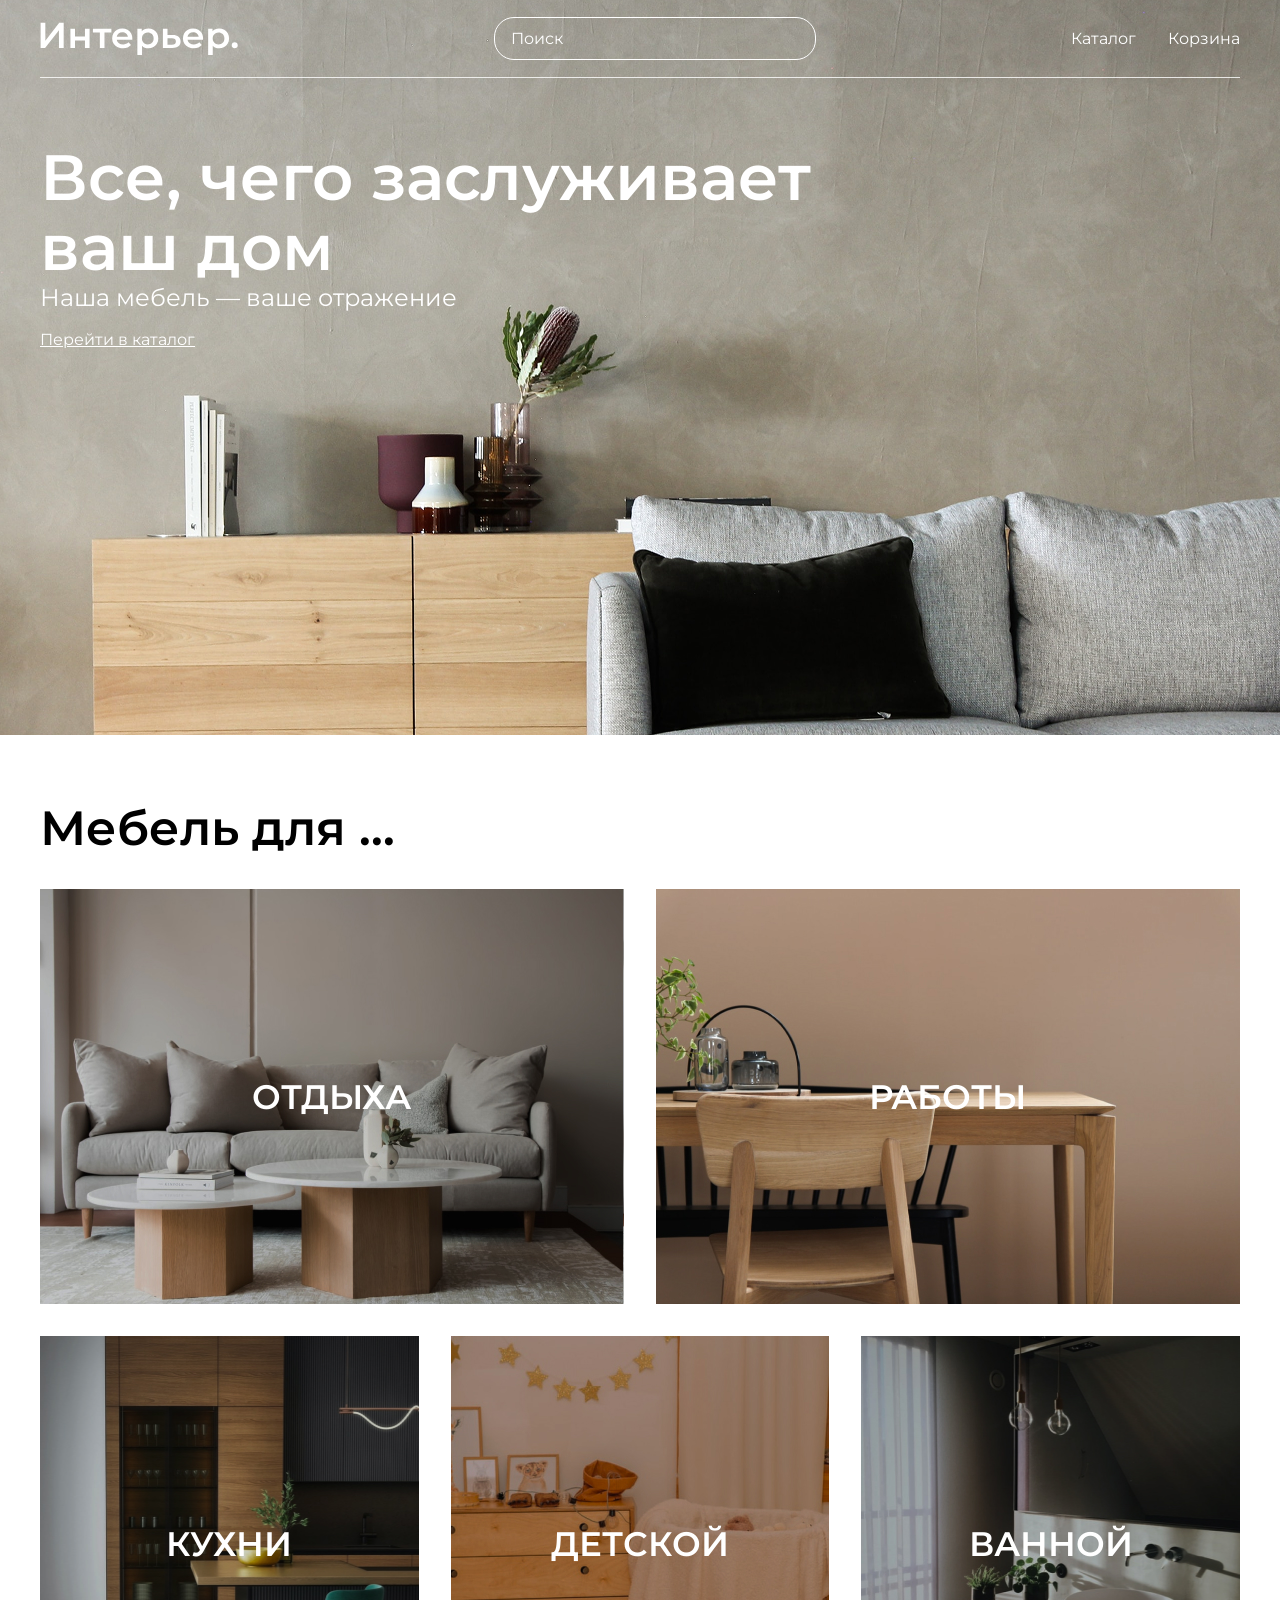
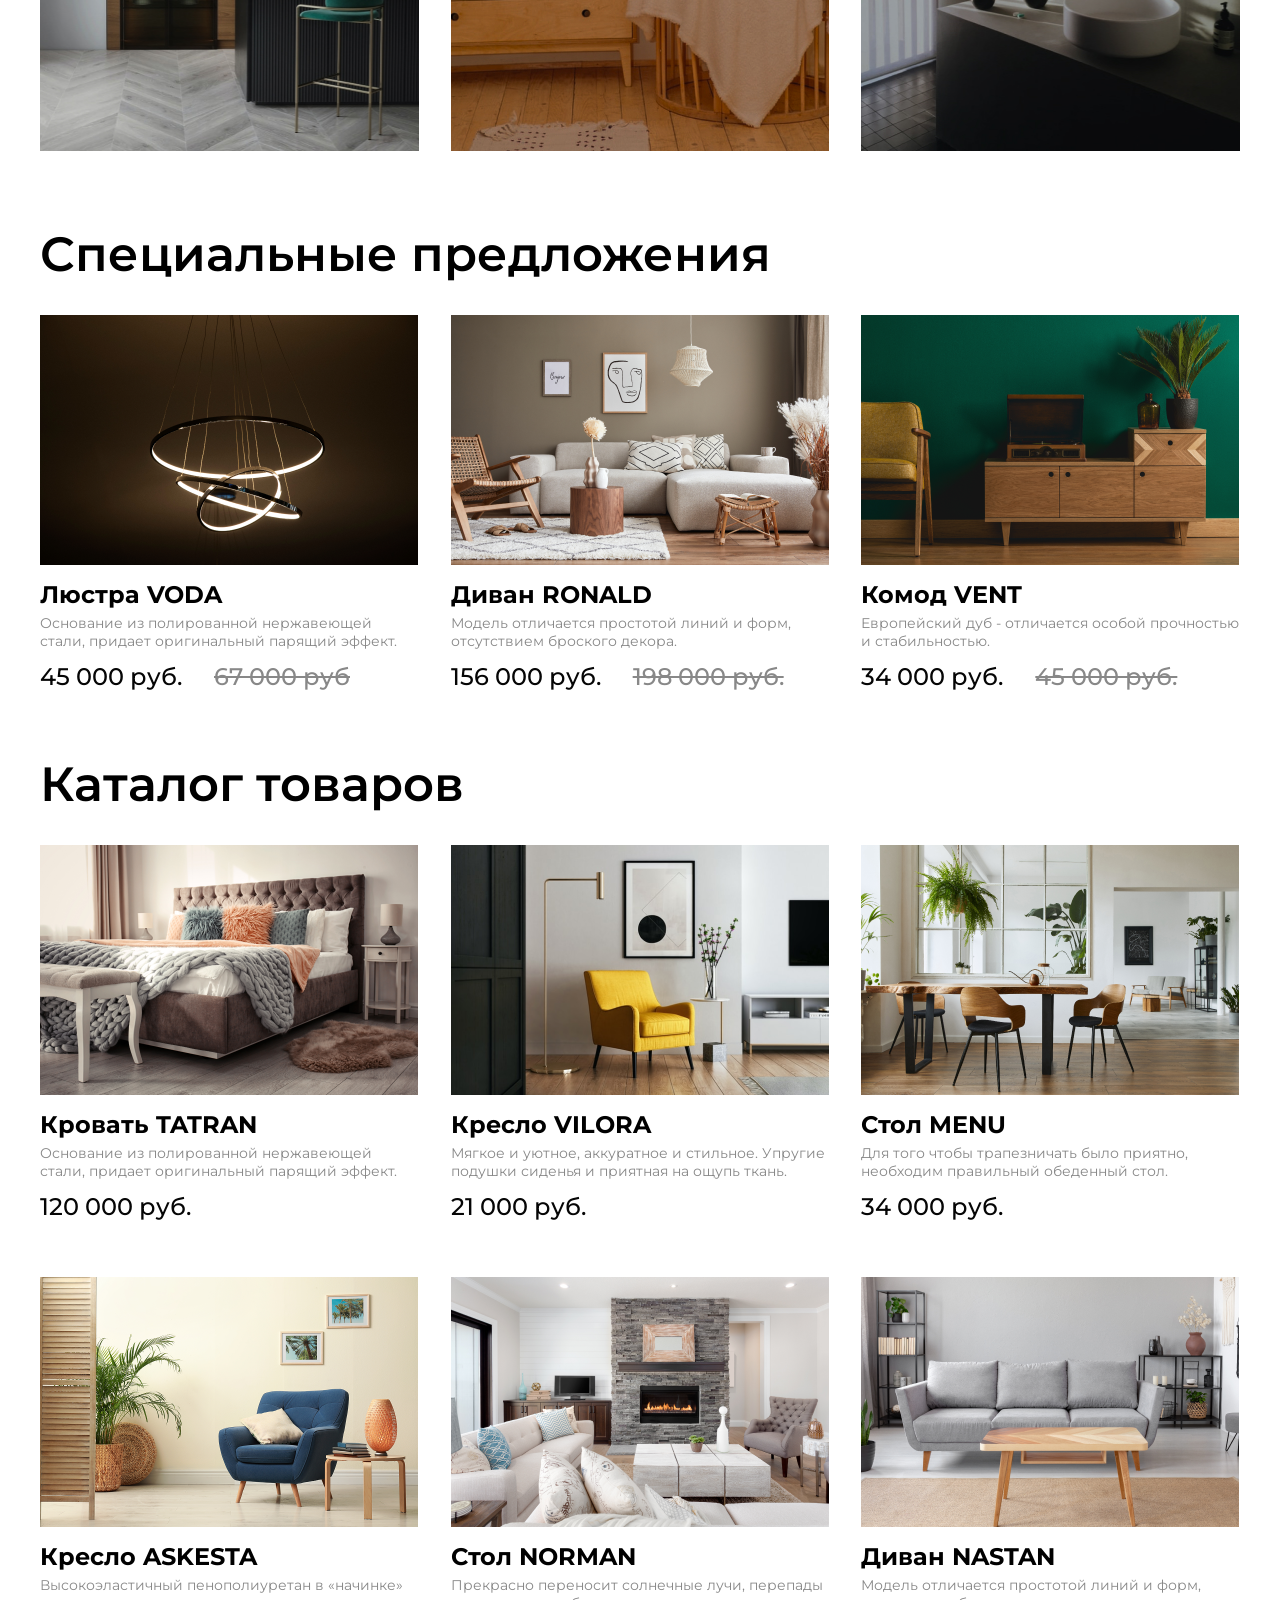
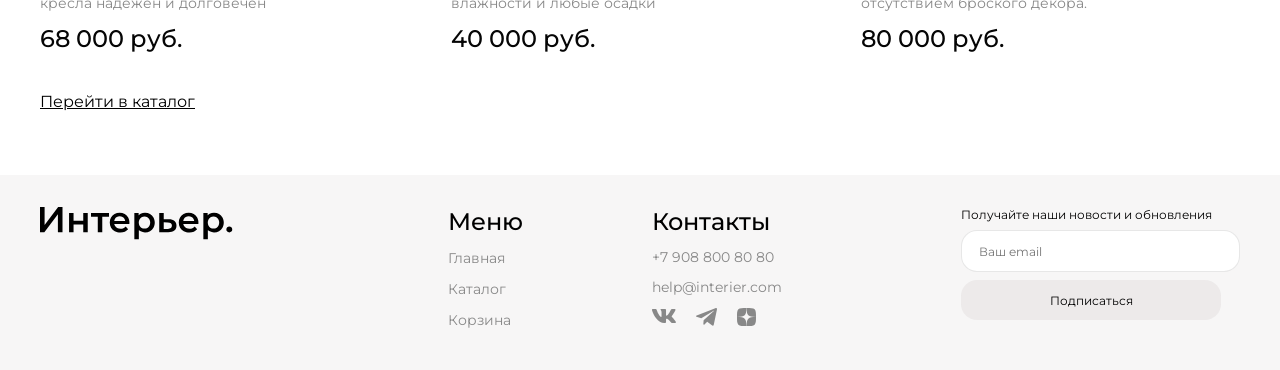
<file: index.html>
<!DOCTYPE html>
<html lang="ru">

<head>
    <meta charset="UTF-8">
    <meta name="viewport" content="width=device-width, initial-scale=1.0">
    <title>Главная</title>

    <link rel="preconnect" href="https://fonts.googleapis.com">
    <link rel="preconnect" href="https://fonts.gstatic.com" crossorigin>

    <link href="https://fonts.googleapis.com/css2?family=Montserrat:wght@400;500;600&display=swap" rel="stylesheet">

    <link rel="stylesheet" href="style.css">
</head>

<body>

    <section class="hero">
        <div class="hero__container center">
            <header class="header">
                <img class="header__logo" src="img/logo.svg" alt="Логотип магазина">
                <div class="header__search">
                    <input class="header__search-input" type="text" placeholder="Поиск">
                </div>
                <nav class="header__nav">
                    <ul class="header__menu">
                        <li class="header__menu-item"><a class="header__link" href="catalog.html">Каталог</a></li>
                        <li class="header__menu-item"><a class="header__link" href="cart.html">Корзина</a></li>
                    </ul>
                </nav>
                <div class="header__mobile">
                    <a class="header__mobile-ink" href="#"><svg width="19" height="19" viewBox="0 0 19 19" fill="none"
                            xmlns="http://www.w3.org/2000/svg">
                            <g clip-path="url(#clip0_53373_429)">
                                <path
                                    d="M9.29907 1.11316C10.9342 1.06267 12.5273 1.63644 13.7542 2.71863C14.9811 3.80099 15.7498 5.31046 15.9036 6.93933C16.0545 8.53827 15.5992 10.133 14.634 11.4139L17.968 14.7469C18.0508 14.8297 18.1166 14.9279 18.1614 15.036C18.2062 15.1442 18.2297 15.2607 18.2297 15.3778C18.2297 15.4949 18.2062 15.6114 18.1614 15.7196C18.1165 15.8277 18.0508 15.9259 17.968 16.0087C17.8853 16.0914 17.7871 16.1572 17.679 16.202C17.5707 16.2469 17.4543 16.2694 17.3372 16.2694C17.22 16.2694 17.1036 16.2469 16.9954 16.202C16.8873 16.1572 16.789 16.0914 16.7063 16.0087L13.3733 12.6747C12.0925 13.6424 10.4962 14.0991 8.89575 13.9491C7.26568 13.7962 5.75519 13.0275 4.67212 11.7997C3.58905 10.5718 3.01496 8.97713 3.06665 7.3407C3.11846 5.7041 3.79274 4.14806 4.95142 2.99109C6.10904 1.83516 7.66391 1.16376 9.29907 1.11316ZM9.50903 2.91882C8.28235 2.92382 7.10691 3.41275 6.2395 4.28015C5.37213 5.14755 4.88317 6.32302 4.87817 7.54968C4.87324 8.77628 5.35288 9.95557 6.21313 10.83C6.64353 11.2674 7.15644 11.6151 7.72192 11.8534C8.28759 12.0918 8.89521 12.2161 9.50903 12.2186C10.1227 12.2211 10.7307 12.1017 11.2981 11.868C11.8657 11.6343 12.3816 11.2903 12.8157 10.8563C13.2497 10.4223 13.5936 9.90633 13.8274 9.33875C14.061 8.77131 14.1804 8.16333 14.178 7.54968C14.1755 6.93585 14.0511 6.32824 13.8127 5.76257C13.5744 5.19707 13.2267 4.68419 12.7893 4.25378C11.9149 3.3935 10.7357 2.91387 9.50903 2.91882Z"
                                    fill="white" stroke="white" stroke-width="0.2" />
                            </g>
                            <defs>
                                <clipPath id="clip0_53373_429">
                                    <rect width="19" height="19" fill="white" />
                                </clipPath>
                            </defs>
                        </svg>
                    </a>
                    <a class="header__mobile-ink" href="catalog.html"><svg width="20" height="20" viewBox="0 0 20 20"
                            fill="none" xmlns="http://www.w3.org/2000/svg">
                            <rect width="4.57143" height="4.57143" fill="white" />
                            <rect y="7.31427" width="4.57143" height="4.57143" fill="white" />
                            <rect y="14.6285" width="4.57143" height="4.57143" fill="white" />
                            <rect x="7.31348" y="7.31427" width="4.57143" height="4.57143" fill="white" />
                            <rect x="7.31348" y="14.6285" width="4.57143" height="4.57143" fill="white" />
                            <rect x="7.31348" width="4.57143" height="4.57143" fill="white" />
                            <rect x="14.6279" y="7.31427" width="4.57143" height="4.57143" fill="white" />
                            <rect x="14.6279" y="14.6285" width="4.57143" height="4.57143" fill="white" />
                            <rect x="14.6279" width="4.57143" height="4.57143" fill="white" />
                        </svg>
                    </a>
                    <a class="header__mobile-ink" href="cart.html"><svg width="25" height="25" viewBox="0 0 25 25"
                            fill="none" xmlns="http://www.w3.org/2000/svg">
                            <path
                                d="M14.5834 20.8333C15.1359 20.8333 15.6658 20.6138 16.0566 20.2231C16.4473 19.8324 16.6667 19.3025 16.6667 18.75C16.6667 18.1975 16.4473 17.6676 16.0566 17.2768C15.6658 16.8861 15.1359 16.6667 14.5834 16.6667C14.0309 16.6667 13.501 16.8861 13.1103 17.2768C12.7196 17.6676 12.5001 18.1975 12.5001 18.75C12.5001 19.3025 12.7196 19.8324 13.1103 20.2231C13.501 20.6138 14.0309 20.8333 14.5834 20.8333ZM7.29174 20.8333C7.84428 20.8333 8.37418 20.6138 8.76488 20.2231C9.15558 19.8324 9.37508 19.3025 9.37508 18.75C9.37508 18.1975 9.15558 17.6676 8.76488 17.2768C8.37418 16.8861 7.84428 16.6667 7.29174 16.6667C6.73921 16.6667 6.20931 16.8861 5.81861 17.2768C5.4279 17.6676 5.20841 18.1975 5.20841 18.75C5.20841 19.3025 5.4279 19.8324 5.81861 20.2231C6.20931 20.6138 6.73921 20.8333 7.29174 20.8333ZM20.873 6.16978C21.133 6.16139 21.3796 6.0522 21.5606 5.86528C21.7416 5.67837 21.8428 5.42839 21.8428 5.16822C21.8428 4.90804 21.7416 4.65807 21.5606 4.47115C21.3796 4.28424 21.133 4.17504 20.873 4.16666H19.674C18.7345 4.16666 17.922 4.81874 17.7178 5.73541L16.4126 11.6125C16.2084 12.5292 15.3959 13.1812 14.4563 13.1812H6.63133L5.12924 7.17082H14.8636C15.1212 7.15907 15.3644 7.04847 15.5425 6.86202C15.7206 6.67558 15.82 6.42764 15.82 6.16978C15.82 5.91192 15.7206 5.66398 15.5425 5.47754C15.3644 5.2911 15.1212 5.18049 14.8636 5.16874H5.12924C4.82473 5.16865 4.5242 5.23799 4.25051 5.37148C3.97682 5.50498 3.73716 5.69912 3.54976 5.93914C3.36236 6.17916 3.23215 6.45875 3.16903 6.75665C3.10591 7.05455 3.11154 7.36292 3.1855 7.65832L4.68758 13.6667C4.79586 14.1002 5.046 14.4851 5.39821 14.7601C5.75042 15.0351 6.18447 15.1844 6.63133 15.1844H14.4563C15.368 15.1845 16.2524 14.8737 16.9636 14.3032C17.6748 13.7328 18.1701 12.9368 18.3678 12.0469L19.674 6.16978H20.873Z"
                                fill="white" />
                        </svg> </a>
                </div>

            </header>
            <div class="hero__content">
                <h1 class="hero__title">Все, чего заслуживает ваш дом</h1>
                <p class="hero__text">Наша мебель — ваше отражение</p>
                <a class="hero__link" href="catalog.html">Перейти в каталог</a>
            </div>
        </div>
    </section>
    <section class="for center">
        <h2 class="for__title">Мебель для ...</h2>
        <div class="for__list">
            <div class="for__item for__item_rest for__item_big">ОТДЫХА</div>
            <div class="for__item for__item_work for__item_big">РАБОТЫ</div>
            <div class="for__item for__item_kitchen">КУХНИ</div>
            <div class="for__item for__item_children">ДЕТСКОЙ</div>
            <div class="for__item for__item_bath">ВАННОЙ</div>

        </div>


    </section>
    <section class="products center">
        <h2 class="products__title">Специальные предложения</h2>
        <div class="products__list">
            <article class="product">
                <div class="product__image-wrapper">
                    <img class="product__image" src="img/voda.png" alt="Люстра VODA">
                    <div class="product__actions">
                        <a class="product__action-menu" href="#" aria-label="Добавить в корзину"><svg width="24"
                                height="24" viewBox="0 0 24 24" fill="none" xmlns="http://www.w3.org/2000/svg">
                                <g clip-path="url(#clip0_53376_66)">
                                    <path
                                        d="M7 8V6C7 4.67392 7.52678 3.40215 8.46447 2.46447C9.40215 1.52678 10.6739 1 12 1C13.3261 1 14.5979 1.52678 15.5355 2.46447C16.4732 3.40215 17 4.67392 17 6V8H20C20.2652 8 20.5196 8.10536 20.7071 8.29289C20.8946 8.48043 21 8.73478 21 9V21C21 21.2652 20.8946 21.5196 20.7071 21.7071C20.5196 21.8946 20.2652 22 20 22H4C3.73478 22 3.48043 21.8946 3.29289 21.7071C3.10536 21.5196 3 21.2652 3 21V9C3 8.73478 3.10536 8.48043 3.29289 8.29289C3.48043 8.10536 3.73478 8 4 8H7ZM7 10H5V20H19V10H17V12H15V10H9V12H7V10ZM9 8H15V6C15 5.20435 14.6839 4.44129 14.1213 3.87868C13.5587 3.31607 12.7956 3 12 3C11.2044 3 10.4413 3.31607 9.87868 3.87868C9.31607 4.44129 9 5.20435 9 6V8Z"
                                        fill="#C4C4C4" />
                                </g>
                                <defs>
                                    <clipPath id="clip0_431418_66">
                                        <rect width=" 24" height="24" fill="white" />
                                    </clipPath>
                                </defs>
                            </svg>
                        </a>

                        <a class="product__action-menu" href="#" aria-label="Добавить в избранное"><svg width="20"
                                height="18" viewBox="0 0 20 18" fill="none" xmlns="http://www.w3.org/2000/svg">
                                <path
                                    d="M10 18.0011C9.35502 17.4291 8.62602 16.8341 7.85502 16.2011H7.84502C5.13002 13.9811 2.05302 11.4691 0.694023 8.45912C0.24754 7.50085 0.0109268 6.45825 1.1406e-05 5.40112C-0.00297039 3.95061 0.578794 2.56011 1.61383 1.54389C2.64887 0.527673 4.04981 -0.0284812 5.50002 0.00112428C6.68065 0.00298908 7.83586 0.344205 8.82802 0.984124C9.26399 1.26709 9.65844 1.60938 10 2.00112C10.3435 1.61092 10.7381 1.26883 11.173 0.984124C12.1648 0.344079 13.3197 0.00284283 14.5 0.00112428C15.9502 -0.0284812 17.3512 0.527673 18.3862 1.54389C19.4213 2.56011 20.003 3.95061 20 5.40112C19.9898 6.45994 19.7532 7.50432 19.306 8.46412C17.947 11.4741 14.871 13.9851 12.156 16.2011L12.146 16.2091C11.374 16.8381 10.646 17.4331 10.001 18.0091L10 18.0011ZM5.50002 2.00112C4.56853 1.98947 3.67009 2.34597 3.00002 2.99312C2.35441 3.62729 1.99358 4.49617 1.99994 5.40112C2.01135 6.17163 2.18585 6.93098 2.51202 7.62912C3.15353 8.92783 4.01913 10.1032 5.06902 11.1011C6.06002 12.1011 7.20002 13.0691 8.18602 13.8831C8.45902 14.1081 8.73702 14.3351 9.01502 14.5621L9.19002 14.7051C9.45702 14.9231 9.73302 15.1491 10 15.3711L10.013 15.3591L10.019 15.3541H10.025L10.034 15.3471H10.039H10.044L10.062 15.3321L10.103 15.2991L10.11 15.2931L10.121 15.2851H10.127L10.136 15.2771L10.8 14.7321L10.974 14.5891C11.255 14.3601 11.533 14.1331 11.806 13.9081C12.792 13.0941 13.933 12.1271 14.924 11.1221C15.9741 10.1247 16.8397 8.94964 17.481 7.65112C17.8131 6.94693 17.9901 6.17963 18.0001 5.40112C18.0042 4.49896 17.6435 3.63342 17 3.00112C16.3312 2.35104 15.4326 1.99161 14.5 2.00112C13.3619 1.99145 12.274 2.46849 11.51 3.31212L10 5.05212L8.49002 3.31212C7.72609 2.46849 6.6381 1.99145 5.50002 2.00112Z"
                                    fill="#C4C4C4" />
                            </svg>
                        </a>
                    </div>
                </div>
                <h3 class="product__title">Люстра VODA</h3>
                <p class="product__description">Основание из полированной нержавеющей стали, придает оригинальный
                    парящий эффект.</p>
                <div class="product__price-box">
                    <p class="product__price">45 000 руб.</p>
                    <p class="product__old-price">67 000 руб</p>
                </div>
            </article>
            <article class="product">
                <div class="product__image-wrapper">
                    <img class="product__image" src="img/ronald.png" alt="Диван RONALD">
                    <div class="product__actions">
                        <a class="product__action-menu" href="#" aria-label="Добавить в корзину"><svg width="24"
                                height="24" viewBox="0 0 24 24" fill="none" xmlns="http://www.w3.org/2000/svg">
                                <g clip-path="url(#clip0_53376_66)">
                                    <path
                                        d="M7 8V6C7 4.67392 7.52678 3.40215 8.46447 2.46447C9.40215 1.52678 10.6739 1 12 1C13.3261 1 14.5979 1.52678 15.5355 2.46447C16.4732 3.40215 17 4.67392 17 6V8H20C20.2652 8 20.5196 8.10536 20.7071 8.29289C20.8946 8.48043 21 8.73478 21 9V21C21 21.2652 20.8946 21.5196 20.7071 21.7071C20.5196 21.8946 20.2652 22 20 22H4C3.73478 22 3.48043 21.8946 3.29289 21.7071C3.10536 21.5196 3 21.2652 3 21V9C3 8.73478 3.10536 8.48043 3.29289 8.29289C3.48043 8.10536 3.73478 8 4 8H7ZM7 10H5V20H19V10H17V12H15V10H9V12H7V10ZM9 8H15V6C15 5.20435 14.6839 4.44129 14.1213 3.87868C13.5587 3.31607 12.7956 3 12 3C11.2044 3 10.4413 3.31607 9.87868 3.87868C9.31607 4.44129 9 5.20435 9 6V8Z"
                                        fill="#C4C4C4" />
                                </g>
                                <defs>
                                    <clipPath id="clip0_53371_66">
                                        <rect width="24" height="24" fill="white" />
                                    </clipPath>
                                </defs>
                            </svg>
                        </a>

                        <a class="product__action-menu" href="#" aria-label="Добавить в избранное"><svg width="20"
                                height="18" viewBox="0 0 20 18" fill="none" xmlns="http://www.w3.org/2000/svg">
                                <path
                                    d="M10 18.0011C9.35502 17.4291 8.62602 16.8341 7.85502 16.2011H7.84502C5.13002 13.9811 2.05302 11.4691 0.694023 8.45912C0.24754 7.50085 0.0109268 6.45825 1.1406e-05 5.40112C-0.00297039 3.95061 0.578794 2.56011 1.61383 1.54389C2.64887 0.527673 4.04981 -0.0284812 5.50002 0.00112428C6.68065 0.00298908 7.83586 0.344205 8.82802 0.984124C9.26399 1.26709 9.65844 1.60938 10 2.00112C10.3435 1.61092 10.7381 1.26883 11.173 0.984124C12.1648 0.344079 13.3197 0.00284283 14.5 0.00112428C15.9502 -0.0284812 17.3512 0.527673 18.3862 1.54389C19.4213 2.56011 20.003 3.95061 20 5.40112C19.9898 6.45994 19.7532 7.50432 19.306 8.46412C17.947 11.4741 14.871 13.9851 12.156 16.2011L12.146 16.2091C11.374 16.8381 10.646 17.4331 10.001 18.0091L10 18.0011ZM5.50002 2.00112C4.56853 1.98947 3.67009 2.34597 3.00002 2.99312C2.35441 3.62729 1.99358 4.49617 1.99994 5.40112C2.01135 6.17163 2.18585 6.93098 2.51202 7.62912C3.15353 8.92783 4.01913 10.1032 5.06902 11.1011C6.06002 12.1011 7.20002 13.0691 8.18602 13.8831C8.45902 14.1081 8.73702 14.3351 9.01502 14.5621L9.19002 14.7051C9.45702 14.9231 9.73302 15.1491 10 15.3711L10.013 15.3591L10.019 15.3541H10.025L10.034 15.3471H10.039H10.044L10.062 15.3321L10.103 15.2991L10.11 15.2931L10.121 15.2851H10.127L10.136 15.2771L10.8 14.7321L10.974 14.5891C11.255 14.3601 11.533 14.1331 11.806 13.9081C12.792 13.0941 13.933 12.1271 14.924 11.1221C15.9741 10.1247 16.8397 8.94964 17.481 7.65112C17.8131 6.94693 17.9901 6.17963 18.0001 5.40112C18.0042 4.49896 17.6435 3.63342 17 3.00112C16.3312 2.35104 15.4326 1.99161 14.5 2.00112C13.3619 1.99145 12.274 2.46849 11.51 3.31212L10 5.05212L8.49002 3.31212C7.72609 2.46849 6.6381 1.99145 5.50002 2.00112Z"
                                    fill="#C4C4C4" />
                            </svg>
                        </a>
                    </div>

                </div>
                <h3 class="product__title">Диван RONALD</h3>
                <p class="product__description">Модель отличается простотой линий и форм, отсутствием броского декора.
                </p>
                <div class="product__price-box">
                    <p class="product__price">156 000 руб.</p>
                    <p class="product__old-price">198 000 руб.</p>
                </div>
            </article>
            <article class="product">
                <div class="product__image-wrapper">
                    <img class="product__image" src="img/vent.png" alt="Комод VENT">
                    <div class="product__actions">
                        <a class="product__action-menu" href="#" aria-label="Добавить в корзину"><svg width="24"
                                height="24" viewBox="0 0 24 24" fill="none" xmlns="http://www.w3.org/2000/svg">
                                <g clip-path="url(#clip0_53376_66)">
                                    <path
                                        d="M7 8V6C7 4.67392 7.52678 3.40215 8.46447 2.46447C9.40215 1.52678 10.6739 1 12 1C13.3261 1 14.5979 1.52678 15.5355 2.46447C16.4732 3.40215 17 4.67392 17 6V8H20C20.2652 8 20.5196 8.10536 20.7071 8.29289C20.8946 8.48043 21 8.73478 21 9V21C21 21.2652 20.8946 21.5196 20.7071 21.7071C20.5196 21.8946 20.2652 22 20 22H4C3.73478 22 3.48043 21.8946 3.29289 21.7071C3.10536 21.5196 3 21.2652 3 21V9C3 8.73478 3.10536 8.48043 3.29289 8.29289C3.48043 8.10536 3.73478 8 4 8H7ZM7 10H5V20H19V10H17V12H15V10H9V12H7V10ZM9 8H15V6C15 5.20435 14.6839 4.44129 14.1213 3.87868C13.5587 3.31607 12.7956 3 12 3C11.2044 3 10.4413 3.31607 9.87868 3.87868C9.31607 4.44129 9 5.20435 9 6V8Z"
                                        fill="#C4C4C4" />
                                </g>
                                <defs>
                                    <clipPath id="clip0_53372_66">
                                        <rect width="24" height="24" fill="white" />
                                    </clipPath>
                                </defs>
                            </svg>
                        </a>

                        <a class="product__action-menu" href="#" aria-label="Добавить в избранное"><svg width="20"
                                height="18" viewBox="0 0 20 18" fill="none" xmlns="http://www.w3.org/2000/svg">
                                <path
                                    d="M10 18.0011C9.35502 17.4291 8.62602 16.8341 7.85502 16.2011H7.84502C5.13002 13.9811 2.05302 11.4691 0.694023 8.45912C0.24754 7.50085 0.0109268 6.45825 1.1406e-05 5.40112C-0.00297039 3.95061 0.578794 2.56011 1.61383 1.54389C2.64887 0.527673 4.04981 -0.0284812 5.50002 0.00112428C6.68065 0.00298908 7.83586 0.344205 8.82802 0.984124C9.26399 1.26709 9.65844 1.60938 10 2.00112C10.3435 1.61092 10.7381 1.26883 11.173 0.984124C12.1648 0.344079 13.3197 0.00284283 14.5 0.00112428C15.9502 -0.0284812 17.3512 0.527673 18.3862 1.54389C19.4213 2.56011 20.003 3.95061 20 5.40112C19.9898 6.45994 19.7532 7.50432 19.306 8.46412C17.947 11.4741 14.871 13.9851 12.156 16.2011L12.146 16.2091C11.374 16.8381 10.646 17.4331 10.001 18.0091L10 18.0011ZM5.50002 2.00112C4.56853 1.98947 3.67009 2.34597 3.00002 2.99312C2.35441 3.62729 1.99358 4.49617 1.99994 5.40112C2.01135 6.17163 2.18585 6.93098 2.51202 7.62912C3.15353 8.92783 4.01913 10.1032 5.06902 11.1011C6.06002 12.1011 7.20002 13.0691 8.18602 13.8831C8.45902 14.1081 8.73702 14.3351 9.01502 14.5621L9.19002 14.7051C9.45702 14.9231 9.73302 15.1491 10 15.3711L10.013 15.3591L10.019 15.3541H10.025L10.034 15.3471H10.039H10.044L10.062 15.3321L10.103 15.2991L10.11 15.2931L10.121 15.2851H10.127L10.136 15.2771L10.8 14.7321L10.974 14.5891C11.255 14.3601 11.533 14.1331 11.806 13.9081C12.792 13.0941 13.933 12.1271 14.924 11.1221C15.9741 10.1247 16.8397 8.94964 17.481 7.65112C17.8131 6.94693 17.9901 6.17963 18.0001 5.40112C18.0042 4.49896 17.6435 3.63342 17 3.00112C16.3312 2.35104 15.4326 1.99161 14.5 2.00112C13.3619 1.99145 12.274 2.46849 11.51 3.31212L10 5.05212L8.49002 3.31212C7.72609 2.46849 6.6381 1.99145 5.50002 2.00112Z"
                                    fill="#C4C4C4" />
                            </svg>
                        </a>
                    </div>

                </div>
                <h3 class="product__title">Комод VENT</h3>
                <p class="product__description">Европейский дуб - отличается особой прочностью и стабильностью.</p>
                <div class="product__price-box">
                    <p class="product__price">34 000 руб.</p>
                    <p class="product__old-price">45 000 руб.</p>
                </div>
            </article>
        </div>
    </section>
    <section class="catalog center">
        <h2 class="catalog__title">Каталог товаров</h2>
        <div class="catalog__list">
            <article class="product">
                <div class="product__image-wrapper">
                    <img class="product__image" src="img/tatran.png" alt="Кровать TATRAN">
                    <div class="product__actions">
                        <a class="product__action-menu" href="#" aria-label="Добавить в корзину"><svg width="24"
                                height="24" viewBox="0 0 24 24" fill="none" xmlns="http://www.w3.org/2000/svg">
                                <g clip-path="url(#clip0_53376_66)">
                                    <path
                                        d="M7 8V6C7 4.67392 7.52678 3.40215 8.46447 2.46447C9.40215 1.52678 10.6739 1 12 1C13.3261 1 14.5979 1.52678 15.5355 2.46447C16.4732 3.40215 17 4.67392 17 6V8H20C20.2652 8 20.5196 8.10536 20.7071 8.29289C20.8946 8.48043 21 8.73478 21 9V21C21 21.2652 20.8946 21.5196 20.7071 21.7071C20.5196 21.8946 20.2652 22 20 22H4C3.73478 22 3.48043 21.8946 3.29289 21.7071C3.10536 21.5196 3 21.2652 3 21V9C3 8.73478 3.10536 8.48043 3.29289 8.29289C3.48043 8.10536 3.73478 8 4 8H7ZM7 10H5V20H19V10H17V12H15V10H9V12H7V10ZM9 8H15V6C15 5.20435 14.6839 4.44129 14.1213 3.87868C13.5587 3.31607 12.7956 3 12 3C11.2044 3 10.4413 3.31607 9.87868 3.87868C9.31607 4.44129 9 5.20435 9 6V8Z"
                                        fill="#C4C4C4" />
                                </g>
                                <defs>
                                    <clipPath id="clip0_53373_66">
                                        <rect width="24" height="24" fill="white" />
                                    </clipPath>
                                </defs>
                            </svg>
                        </a>

                        <a class="product__action-menu" href="#" aria-label="Добавить в избранное"><svg width="20"
                                height="18" viewBox="0 0 20 18" fill="none" xmlns="http://www.w3.org/2000/svg">
                                <path
                                    d="M10 18.0011C9.35502 17.4291 8.62602 16.8341 7.85502 16.2011H7.84502C5.13002 13.9811 2.05302 11.4691 0.694023 8.45912C0.24754 7.50085 0.0109268 6.45825 1.1406e-05 5.40112C-0.00297039 3.95061 0.578794 2.56011 1.61383 1.54389C2.64887 0.527673 4.04981 -0.0284812 5.50002 0.00112428C6.68065 0.00298908 7.83586 0.344205 8.82802 0.984124C9.26399 1.26709 9.65844 1.60938 10 2.00112C10.3435 1.61092 10.7381 1.26883 11.173 0.984124C12.1648 0.344079 13.3197 0.00284283 14.5 0.00112428C15.9502 -0.0284812 17.3512 0.527673 18.3862 1.54389C19.4213 2.56011 20.003 3.95061 20 5.40112C19.9898 6.45994 19.7532 7.50432 19.306 8.46412C17.947 11.4741 14.871 13.9851 12.156 16.2011L12.146 16.2091C11.374 16.8381 10.646 17.4331 10.001 18.0091L10 18.0011ZM5.50002 2.00112C4.56853 1.98947 3.67009 2.34597 3.00002 2.99312C2.35441 3.62729 1.99358 4.49617 1.99994 5.40112C2.01135 6.17163 2.18585 6.93098 2.51202 7.62912C3.15353 8.92783 4.01913 10.1032 5.06902 11.1011C6.06002 12.1011 7.20002 13.0691 8.18602 13.8831C8.45902 14.1081 8.73702 14.3351 9.01502 14.5621L9.19002 14.7051C9.45702 14.9231 9.73302 15.1491 10 15.3711L10.013 15.3591L10.019 15.3541H10.025L10.034 15.3471H10.039H10.044L10.062 15.3321L10.103 15.2991L10.11 15.2931L10.121 15.2851H10.127L10.136 15.2771L10.8 14.7321L10.974 14.5891C11.255 14.3601 11.533 14.1331 11.806 13.9081C12.792 13.0941 13.933 12.1271 14.924 11.1221C15.9741 10.1247 16.8397 8.94964 17.481 7.65112C17.8131 6.94693 17.9901 6.17963 18.0001 5.40112C18.0042 4.49896 17.6435 3.63342 17 3.00112C16.3312 2.35104 15.4326 1.99161 14.5 2.00112C13.3619 1.99145 12.274 2.46849 11.51 3.31212L10 5.05212L8.49002 3.31212C7.72609 2.46849 6.6381 1.99145 5.50002 2.00112Z"
                                    fill="#C4C4C4" />
                            </svg>
                        </a>
                    </div>

                </div>
                <h3 class="product__title">Кровать TATRAN</h3>
                <p class="product__description">Основание из полированной нержавеющей стали, придает оригинальный
                    парящий эффект.</p>
                <p class="product__price">120 000 руб.</p>

            </article>
            <article class="product">
                <div class="product__image-wrapper">
                    <img class="product__image" src="img/vilora.png" alt="Кресло VILORA">
                    <div class="product__actions">
                        <a class="product__action-menu" href="#" aria-label="Добавить в корзину"><svg width="24"
                                height="24" viewBox="0 0 24 24" fill="none" xmlns="http://www.w3.org/2000/svg">
                                <g clip-path="url(#clip0_53376_66)">
                                    <path
                                        d="M7 8V6C7 4.67392 7.52678 3.40215 8.46447 2.46447C9.40215 1.52678 10.6739 1 12 1C13.3261 1 14.5979 1.52678 15.5355 2.46447C16.4732 3.40215 17 4.67392 17 6V8H20C20.2652 8 20.5196 8.10536 20.7071 8.29289C20.8946 8.48043 21 8.73478 21 9V21C21 21.2652 20.8946 21.5196 20.7071 21.7071C20.5196 21.8946 20.2652 22 20 22H4C3.73478 22 3.48043 21.8946 3.29289 21.7071C3.10536 21.5196 3 21.2652 3 21V9C3 8.73478 3.10536 8.48043 3.29289 8.29289C3.48043 8.10536 3.73478 8 4 8H7ZM7 10H5V20H19V10H17V12H15V10H9V12H7V10ZM9 8H15V6C15 5.20435 14.6839 4.44129 14.1213 3.87868C13.5587 3.31607 12.7956 3 12 3C11.2044 3 10.4413 3.31607 9.87868 3.87868C9.31607 4.44129 9 5.20435 9 6V8Z"
                                        fill="#C4C4C4" />
                                </g>
                                <defs>
                                    <clipPath id="clip0_53374_66">
                                        <rect width="24" height="24" fill="white" />
                                    </clipPath>
                                </defs>
                            </svg>
                        </a>

                        <a class="product__action-menu" href="#" aria-label="Добавить в избранное"><svg width="20"
                                height="18" viewBox="0 0 20 18" fill="none" xmlns="http://www.w3.org/2000/svg">
                                <path
                                    d="M10 18.0011C9.35502 17.4291 8.62602 16.8341 7.85502 16.2011H7.84502C5.13002 13.9811 2.05302 11.4691 0.694023 8.45912C0.24754 7.50085 0.0109268 6.45825 1.1406e-05 5.40112C-0.00297039 3.95061 0.578794 2.56011 1.61383 1.54389C2.64887 0.527673 4.04981 -0.0284812 5.50002 0.00112428C6.68065 0.00298908 7.83586 0.344205 8.82802 0.984124C9.26399 1.26709 9.65844 1.60938 10 2.00112C10.3435 1.61092 10.7381 1.26883 11.173 0.984124C12.1648 0.344079 13.3197 0.00284283 14.5 0.00112428C15.9502 -0.0284812 17.3512 0.527673 18.3862 1.54389C19.4213 2.56011 20.003 3.95061 20 5.40112C19.9898 6.45994 19.7532 7.50432 19.306 8.46412C17.947 11.4741 14.871 13.9851 12.156 16.2011L12.146 16.2091C11.374 16.8381 10.646 17.4331 10.001 18.0091L10 18.0011ZM5.50002 2.00112C4.56853 1.98947 3.67009 2.34597 3.00002 2.99312C2.35441 3.62729 1.99358 4.49617 1.99994 5.40112C2.01135 6.17163 2.18585 6.93098 2.51202 7.62912C3.15353 8.92783 4.01913 10.1032 5.06902 11.1011C6.06002 12.1011 7.20002 13.0691 8.18602 13.8831C8.45902 14.1081 8.73702 14.3351 9.01502 14.5621L9.19002 14.7051C9.45702 14.9231 9.73302 15.1491 10 15.3711L10.013 15.3591L10.019 15.3541H10.025L10.034 15.3471H10.039H10.044L10.062 15.3321L10.103 15.2991L10.11 15.2931L10.121 15.2851H10.127L10.136 15.2771L10.8 14.7321L10.974 14.5891C11.255 14.3601 11.533 14.1331 11.806 13.9081C12.792 13.0941 13.933 12.1271 14.924 11.1221C15.9741 10.1247 16.8397 8.94964 17.481 7.65112C17.8131 6.94693 17.9901 6.17963 18.0001 5.40112C18.0042 4.49896 17.6435 3.63342 17 3.00112C16.3312 2.35104 15.4326 1.99161 14.5 2.00112C13.3619 1.99145 12.274 2.46849 11.51 3.31212L10 5.05212L8.49002 3.31212C7.72609 2.46849 6.6381 1.99145 5.50002 2.00112Z"
                                    fill="#C4C4C4" />
                            </svg>
                        </a>
                    </div>

                </div>
                <h3 class="product__title">Кресло VILORA</h3>
                <p class="product__description">Мягкое и уютное, аккуратное и стильное. Упругие подушки сиденья и
                    приятная на ощупь ткань. </p>
                <p class="product__price">21 000 руб.</p>
            </article>
            <article class="product">
                <div class="product__image-wrapper">
                    <img class="product__image" src="img/menu.png" alt="Стол MENU">
                    <div class="product__actions">
                        <a class="product__action-menu" href="#" aria-label="Добавить в корзину"><svg width="24"
                                height="24" viewBox="0 0 24 24" fill="none" xmlns="http://www.w3.org/2000/svg">
                                <g clip-path="url(#clip0_53376_66)">
                                    <path
                                        d="M7 8V6C7 4.67392 7.52678 3.40215 8.46447 2.46447C9.40215 1.52678 10.6739 1 12 1C13.3261 1 14.5979 1.52678 15.5355 2.46447C16.4732 3.40215 17 4.67392 17 6V8H20C20.2652 8 20.5196 8.10536 20.7071 8.29289C20.8946 8.48043 21 8.73478 21 9V21C21 21.2652 20.8946 21.5196 20.7071 21.7071C20.5196 21.8946 20.2652 22 20 22H4C3.73478 22 3.48043 21.8946 3.29289 21.7071C3.10536 21.5196 3 21.2652 3 21V9C3 8.73478 3.10536 8.48043 3.29289 8.29289C3.48043 8.10536 3.73478 8 4 8H7ZM7 10H5V20H19V10H17V12H15V10H9V12H7V10ZM9 8H15V6C15 5.20435 14.6839 4.44129 14.1213 3.87868C13.5587 3.31607 12.7956 3 12 3C11.2044 3 10.4413 3.31607 9.87868 3.87868C9.31607 4.44129 9 5.20435 9 6V8Z"
                                        fill="#C4C4C4" />
                                </g>
                                <defs>
                                    <clipPath id="clip0_53375_66">
                                        <rect width="24" height="24" fill="white" />
                                    </clipPath>
                                </defs>
                            </svg>
                        </a>

                        <a class="product__action-menu" href="#" aria-label="Добавить в избранное"><svg width="20"
                                height="18" viewBox="0 0 20 18" fill="none" xmlns="http://www.w3.org/2000/svg">
                                <path
                                    d="M10 18.0011C9.35502 17.4291 8.62602 16.8341 7.85502 16.2011H7.84502C5.13002 13.9811 2.05302 11.4691 0.694023 8.45912C0.24754 7.50085 0.0109268 6.45825 1.1406e-05 5.40112C-0.00297039 3.95061 0.578794 2.56011 1.61383 1.54389C2.64887 0.527673 4.04981 -0.0284812 5.50002 0.00112428C6.68065 0.00298908 7.83586 0.344205 8.82802 0.984124C9.26399 1.26709 9.65844 1.60938 10 2.00112C10.3435 1.61092 10.7381 1.26883 11.173 0.984124C12.1648 0.344079 13.3197 0.00284283 14.5 0.00112428C15.9502 -0.0284812 17.3512 0.527673 18.3862 1.54389C19.4213 2.56011 20.003 3.95061 20 5.40112C19.9898 6.45994 19.7532 7.50432 19.306 8.46412C17.947 11.4741 14.871 13.9851 12.156 16.2011L12.146 16.2091C11.374 16.8381 10.646 17.4331 10.001 18.0091L10 18.0011ZM5.50002 2.00112C4.56853 1.98947 3.67009 2.34597 3.00002 2.99312C2.35441 3.62729 1.99358 4.49617 1.99994 5.40112C2.01135 6.17163 2.18585 6.93098 2.51202 7.62912C3.15353 8.92783 4.01913 10.1032 5.06902 11.1011C6.06002 12.1011 7.20002 13.0691 8.18602 13.8831C8.45902 14.1081 8.73702 14.3351 9.01502 14.5621L9.19002 14.7051C9.45702 14.9231 9.73302 15.1491 10 15.3711L10.013 15.3591L10.019 15.3541H10.025L10.034 15.3471H10.039H10.044L10.062 15.3321L10.103 15.2991L10.11 15.2931L10.121 15.2851H10.127L10.136 15.2771L10.8 14.7321L10.974 14.5891C11.255 14.3601 11.533 14.1331 11.806 13.9081C12.792 13.0941 13.933 12.1271 14.924 11.1221C15.9741 10.1247 16.8397 8.94964 17.481 7.65112C17.8131 6.94693 17.9901 6.17963 18.0001 5.40112C18.0042 4.49896 17.6435 3.63342 17 3.00112C16.3312 2.35104 15.4326 1.99161 14.5 2.00112C13.3619 1.99145 12.274 2.46849 11.51 3.31212L10 5.05212L8.49002 3.31212C7.72609 2.46849 6.6381 1.99145 5.50002 2.00112Z"
                                    fill="#C4C4C4" />
                            </svg>
                        </a>
                    </div>

                </div>
                <h3 class="product__title">Стол MENU</h3>
                <p class="product__description">Для того чтобы трапезничать было приятно, необходим правильный обеденный
                    стол.</p>
                <p class="product__price">34 000 руб.</p>
            </article>
            <article class="product">
                <div class="product__image-wrapper">
                    <img class="product__image" src="img/askesta.png" alt="Кресло ASKESTA">
                    <div class="product__actions">
                        <a class="product__action-menu" href="#" aria-label="Добавить в корзину"><svg width="24"
                                height="24" viewBox="0 0 24 24" fill="none" xmlns="http://www.w3.org/2000/svg">
                                <g clip-path="url(#clip0_53376_66)">
                                    <path
                                        d="M7 8V6C7 4.67392 7.52678 3.40215 8.46447 2.46447C9.40215 1.52678 10.6739 1 12 1C13.3261 1 14.5979 1.52678 15.5355 2.46447C16.4732 3.40215 17 4.67392 17 6V8H20C20.2652 8 20.5196 8.10536 20.7071 8.29289C20.8946 8.48043 21 8.73478 21 9V21C21 21.2652 20.8946 21.5196 20.7071 21.7071C20.5196 21.8946 20.2652 22 20 22H4C3.73478 22 3.48043 21.8946 3.29289 21.7071C3.10536 21.5196 3 21.2652 3 21V9C3 8.73478 3.10536 8.48043 3.29289 8.29289C3.48043 8.10536 3.73478 8 4 8H7ZM7 10H5V20H19V10H17V12H15V10H9V12H7V10ZM9 8H15V6C15 5.20435 14.6839 4.44129 14.1213 3.87868C13.5587 3.31607 12.7956 3 12 3C11.2044 3 10.4413 3.31607 9.87868 3.87868C9.31607 4.44129 9 5.20435 9 6V8Z"
                                        fill="#C4C4C4" />
                                </g>
                                <defs>
                                    <clipPath id="clip0_53377_66">
                                        <rect width="24" height="24" fill="white" />
                                    </clipPath>
                                </defs>
                            </svg>
                        </a>

                        <a class="product__action-menu" href="#" aria-label="Добавить в избранное"><svg width="20"
                                height="18" viewBox="0 0 20 18" fill="none" xmlns="http://www.w3.org/2000/svg">
                                <path
                                    d="M10 18.0011C9.35502 17.4291 8.62602 16.8341 7.85502 16.2011H7.84502C5.13002 13.9811 2.05302 11.4691 0.694023 8.45912C0.24754 7.50085 0.0109268 6.45825 1.1406e-05 5.40112C-0.00297039 3.95061 0.578794 2.56011 1.61383 1.54389C2.64887 0.527673 4.04981 -0.0284812 5.50002 0.00112428C6.68065 0.00298908 7.83586 0.344205 8.82802 0.984124C9.26399 1.26709 9.65844 1.60938 10 2.00112C10.3435 1.61092 10.7381 1.26883 11.173 0.984124C12.1648 0.344079 13.3197 0.00284283 14.5 0.00112428C15.9502 -0.0284812 17.3512 0.527673 18.3862 1.54389C19.4213 2.56011 20.003 3.95061 20 5.40112C19.9898 6.45994 19.7532 7.50432 19.306 8.46412C17.947 11.4741 14.871 13.9851 12.156 16.2011L12.146 16.2091C11.374 16.8381 10.646 17.4331 10.001 18.0091L10 18.0011ZM5.50002 2.00112C4.56853 1.98947 3.67009 2.34597 3.00002 2.99312C2.35441 3.62729 1.99358 4.49617 1.99994 5.40112C2.01135 6.17163 2.18585 6.93098 2.51202 7.62912C3.15353 8.92783 4.01913 10.1032 5.06902 11.1011C6.06002 12.1011 7.20002 13.0691 8.18602 13.8831C8.45902 14.1081 8.73702 14.3351 9.01502 14.5621L9.19002 14.7051C9.45702 14.9231 9.73302 15.1491 10 15.3711L10.013 15.3591L10.019 15.3541H10.025L10.034 15.3471H10.039H10.044L10.062 15.3321L10.103 15.2991L10.11 15.2931L10.121 15.2851H10.127L10.136 15.2771L10.8 14.7321L10.974 14.5891C11.255 14.3601 11.533 14.1331 11.806 13.9081C12.792 13.0941 13.933 12.1271 14.924 11.1221C15.9741 10.1247 16.8397 8.94964 17.481 7.65112C17.8131 6.94693 17.9901 6.17963 18.0001 5.40112C18.0042 4.49896 17.6435 3.63342 17 3.00112C16.3312 2.35104 15.4326 1.99161 14.5 2.00112C13.3619 1.99145 12.274 2.46849 11.51 3.31212L10 5.05212L8.49002 3.31212C7.72609 2.46849 6.6381 1.99145 5.50002 2.00112Z"
                                    fill="#C4C4C4" />
                            </svg>
                        </a>
                    </div>

                </div>
                <h3 class="product__title">Кресло ASKESTA</h3>
                <p class="product__description">Высокоэластичный пенополиуретан в «начинке» кресла надежен и долговечен
                </p>
                <p class="product__price">68 000 руб.</p>
            </article>
            <article class="product">
                <div class="product__image-wrapper">
                    <img class="product__image" src="img/norman.png" alt="Стол NORMAN">
                    <div class="product__actions">
                        <a class="product__action-menu" href="#" aria-label="Добавить в корзину"><svg width="24"
                                height="24" viewBox="0 0 24 24" fill="none" xmlns="http://www.w3.org/2000/svg">
                                <g clip-path="url(#clip0_53376_66)">
                                    <path
                                        d="M7 8V6C7 4.67392 7.52678 3.40215 8.46447 2.46447C9.40215 1.52678 10.6739 1 12 1C13.3261 1 14.5979 1.52678 15.5355 2.46447C16.4732 3.40215 17 4.67392 17 6V8H20C20.2652 8 20.5196 8.10536 20.7071 8.29289C20.8946 8.48043 21 8.73478 21 9V21C21 21.2652 20.8946 21.5196 20.7071 21.7071C20.5196 21.8946 20.2652 22 20 22H4C3.73478 22 3.48043 21.8946 3.29289 21.7071C3.10536 21.5196 3 21.2652 3 21V9C3 8.73478 3.10536 8.48043 3.29289 8.29289C3.48043 8.10536 3.73478 8 4 8H7ZM7 10H5V20H19V10H17V12H15V10H9V12H7V10ZM9 8H15V6C15 5.20435 14.6839 4.44129 14.1213 3.87868C13.5587 3.31607 12.7956 3 12 3C11.2044 3 10.4413 3.31607 9.87868 3.87868C9.31607 4.44129 9 5.20435 9 6V8Z"
                                        fill="#C4C4C4" />
                                </g>
                                <defs>
                                    <clipPath id="clip0_53378_66">
                                        <rect width="24" height="24" fill="white" />
                                    </clipPath>
                                </defs>
                            </svg>
                        </a>

                        <a class="product__action-menu" href="#" aria-label="Добавить в избранное"><svg width="20"
                                height="18" viewBox="0 0 20 18" fill="none" xmlns="http://www.w3.org/2000/svg">
                                <path
                                    d="M10 18.0011C9.35502 17.4291 8.62602 16.8341 7.85502 16.2011H7.84502C5.13002 13.9811 2.05302 11.4691 0.694023 8.45912C0.24754 7.50085 0.0109268 6.45825 1.1406e-05 5.40112C-0.00297039 3.95061 0.578794 2.56011 1.61383 1.54389C2.64887 0.527673 4.04981 -0.0284812 5.50002 0.00112428C6.68065 0.00298908 7.83586 0.344205 8.82802 0.984124C9.26399 1.26709 9.65844 1.60938 10 2.00112C10.3435 1.61092 10.7381 1.26883 11.173 0.984124C12.1648 0.344079 13.3197 0.00284283 14.5 0.00112428C15.9502 -0.0284812 17.3512 0.527673 18.3862 1.54389C19.4213 2.56011 20.003 3.95061 20 5.40112C19.9898 6.45994 19.7532 7.50432 19.306 8.46412C17.947 11.4741 14.871 13.9851 12.156 16.2011L12.146 16.2091C11.374 16.8381 10.646 17.4331 10.001 18.0091L10 18.0011ZM5.50002 2.00112C4.56853 1.98947 3.67009 2.34597 3.00002 2.99312C2.35441 3.62729 1.99358 4.49617 1.99994 5.40112C2.01135 6.17163 2.18585 6.93098 2.51202 7.62912C3.15353 8.92783 4.01913 10.1032 5.06902 11.1011C6.06002 12.1011 7.20002 13.0691 8.18602 13.8831C8.45902 14.1081 8.73702 14.3351 9.01502 14.5621L9.19002 14.7051C9.45702 14.9231 9.73302 15.1491 10 15.3711L10.013 15.3591L10.019 15.3541H10.025L10.034 15.3471H10.039H10.044L10.062 15.3321L10.103 15.2991L10.11 15.2931L10.121 15.2851H10.127L10.136 15.2771L10.8 14.7321L10.974 14.5891C11.255 14.3601 11.533 14.1331 11.806 13.9081C12.792 13.0941 13.933 12.1271 14.924 11.1221C15.9741 10.1247 16.8397 8.94964 17.481 7.65112C17.8131 6.94693 17.9901 6.17963 18.0001 5.40112C18.0042 4.49896 17.6435 3.63342 17 3.00112C16.3312 2.35104 15.4326 1.99161 14.5 2.00112C13.3619 1.99145 12.274 2.46849 11.51 3.31212L10 5.05212L8.49002 3.31212C7.72609 2.46849 6.6381 1.99145 5.50002 2.00112Z"
                                    fill="#C4C4C4" />
                            </svg>
                        </a>
                    </div>

                </div>
                <h3 class="product__title">Стол NORMAN</h3>
                <p class="product__description">Прекрасно переносит солнечные лучи, перепады влажности и любые осадки
                </p>
                <p class="product__price">40 000 руб.</p>
            </article>
            <article class="product">
                <div class="product__image-wrapper">
                    <img class="product__image" src="img/nastan.png" alt="Диван NASTAN">
                    <div class="product__actions">
                        <a class="product__action-menu" href="#" aria-label="Добавить в корзину"><svg width="24"
                                height="24" viewBox="0 0 24 24" fill="none" xmlns="http://www.w3.org/2000/svg">
                                <g clip-path="url(#clip0_53376_66)">
                                    <path
                                        d="M7 8V6C7 4.67392 7.52678 3.40215 8.46447 2.46447C9.40215 1.52678 10.6739 1 12 1C13.3261 1 14.5979 1.52678 15.5355 2.46447C16.4732 3.40215 17 4.67392 17 6V8H20C20.2652 8 20.5196 8.10536 20.7071 8.29289C20.8946 8.48043 21 8.73478 21 9V21C21 21.2652 20.8946 21.5196 20.7071 21.7071C20.5196 21.8946 20.2652 22 20 22H4C3.73478 22 3.48043 21.8946 3.29289 21.7071C3.10536 21.5196 3 21.2652 3 21V9C3 8.73478 3.10536 8.48043 3.29289 8.29289C3.48043 8.10536 3.73478 8 4 8H7ZM7 10H5V20H19V10H17V12H15V10H9V12H7V10ZM9 8H15V6C15 5.20435 14.6839 4.44129 14.1213 3.87868C13.5587 3.31607 12.7956 3 12 3C11.2044 3 10.4413 3.31607 9.87868 3.87868C9.31607 4.44129 9 5.20435 9 6V8Z"
                                        fill="#C4C4C4" />
                                </g>
                                <defs>
                                    <clipPath id="clip0_53379_66">
                                        <rect width="24" height="24" fill="white" />
                                    </clipPath>
                                </defs>
                            </svg>
                        </a>

                        <a class="product__action-menu" href="#" aria-label="Добавить в избранное"><svg width="20"
                                height="18" viewBox="0 0 20 18" fill="none" xmlns="http://www.w3.org/2000/svg">
                                <path
                                    d="M10 18.0011C9.35502 17.4291 8.62602 16.8341 7.85502 16.2011H7.84502C5.13002 13.9811 2.05302 11.4691 0.694023 8.45912C0.24754 7.50085 0.0109268 6.45825 1.1406e-05 5.40112C-0.00297039 3.95061 0.578794 2.56011 1.61383 1.54389C2.64887 0.527673 4.04981 -0.0284812 5.50002 0.00112428C6.68065 0.00298908 7.83586 0.344205 8.82802 0.984124C9.26399 1.26709 9.65844 1.60938 10 2.00112C10.3435 1.61092 10.7381 1.26883 11.173 0.984124C12.1648 0.344079 13.3197 0.00284283 14.5 0.00112428C15.9502 -0.0284812 17.3512 0.527673 18.3862 1.54389C19.4213 2.56011 20.003 3.95061 20 5.40112C19.9898 6.45994 19.7532 7.50432 19.306 8.46412C17.947 11.4741 14.871 13.9851 12.156 16.2011L12.146 16.2091C11.374 16.8381 10.646 17.4331 10.001 18.0091L10 18.0011ZM5.50002 2.00112C4.56853 1.98947 3.67009 2.34597 3.00002 2.99312C2.35441 3.62729 1.99358 4.49617 1.99994 5.40112C2.01135 6.17163 2.18585 6.93098 2.51202 7.62912C3.15353 8.92783 4.01913 10.1032 5.06902 11.1011C6.06002 12.1011 7.20002 13.0691 8.18602 13.8831C8.45902 14.1081 8.73702 14.3351 9.01502 14.5621L9.19002 14.7051C9.45702 14.9231 9.73302 15.1491 10 15.3711L10.013 15.3591L10.019 15.3541H10.025L10.034 15.3471H10.039H10.044L10.062 15.3321L10.103 15.2991L10.11 15.2931L10.121 15.2851H10.127L10.136 15.2771L10.8 14.7321L10.974 14.5891C11.255 14.3601 11.533 14.1331 11.806 13.9081C12.792 13.0941 13.933 12.1271 14.924 11.1221C15.9741 10.1247 16.8397 8.94964 17.481 7.65112C17.8131 6.94693 17.9901 6.17963 18.0001 5.40112C18.0042 4.49896 17.6435 3.63342 17 3.00112C16.3312 2.35104 15.4326 1.99161 14.5 2.00112C13.3619 1.99145 12.274 2.46849 11.51 3.31212L10 5.05212L8.49002 3.31212C7.72609 2.46849 6.6381 1.99145 5.50002 2.00112Z"
                                    fill="#C4C4C4" />
                            </svg>
                        </a>
                    </div>

                </div>
                <h3 class="product__title">Диван NASTAN</h3>
                <p class="product__description">Модель отличается простотой линий и форм, отсутствием броского декора.
                </p>
                <p class="product__price">80 000 руб.</p>
            </article>
        </div>
        <div class="catalog__link-home"><a href="catalog.html">Перейти в каталог</a></div>
    </section>

    <footer class="footer center">
        <a href="index.html" class="footer__logo"><img src="img/logobl.svg" alt="Логотип магазина"></a>

        <div class="footer__content">
            <div class="footer__info">
                <nav class="footer__item">
                    <h3 class="footer__title">Меню</h3>
                    <ul class="footer__menu">
                        <li><a class="footer__link" href="index.html">Главная</a></li>
                        <li><a class="footer__link" href="catalog.html">Каталог</a></li>
                        <li><a class="footer__link" href="cart.html">Корзина</a></li>
                    </ul>
                </nav>
                <div class="footer__item">
                    <h3 class="footer__title">Контакты</h3>
                    <a class="footer__link" href="tel:+79088008080">+7 908 800 80 80</a>
                    <a class="footer__link" href="mailto:help@interier.com">help@interier.com</a>
                    <div class="footer__icons">
                        <a href="#"><svg width="24" height="14" viewBox="0 0 24 14" fill="none"
                                xmlns="http://www.w3.org/2000/svg">
                                <path fill-rule="evenodd" clip-rule="evenodd"
                                    d="M23.45 0.948C23.616 0.402 23.45 0 22.655 0H20.03C19.362 0 19.054 0.347 18.887 0.73C18.887 0.73 17.552 3.926 15.661 6.002C15.049 6.604 14.771 6.795 14.437 6.795C14.27 6.795 14.019 6.604 14.019 6.057V0.948C14.019 0.292 13.835 0 13.279 0H9.151C8.734 0 8.483 0.304 8.483 0.593C8.483 1.214 9.429 1.358 9.526 3.106V6.904C9.526 7.737 9.373 7.888 9.039 7.888C8.149 7.888 5.984 4.677 4.699 1.003C4.45 0.288 4.198 0 3.527 0H0.9C0.15 0 0 0.347 0 0.73C0 1.412 0.89 4.8 4.145 9.281C6.315 12.341 9.37 14 12.153 14C13.822 14 14.028 13.632 14.028 12.997V10.684C14.028 9.947 14.186 9.8 14.715 9.8C15.105 9.8 15.772 9.992 17.33 11.467C19.11 13.216 19.403 14 20.405 14H23.03C23.78 14 24.156 13.632 23.94 12.904C23.702 12.18 22.852 11.129 21.725 9.882C21.113 9.172 20.195 8.407 19.916 8.024C19.527 7.533 19.638 7.314 19.916 6.877C19.916 6.877 23.116 2.451 23.449 0.948H23.45Z"
                                    fill="currentColor" />
                            </svg>
                        </a>
                        <a href="#"><svg width="21" height="18" viewBox="0 0 21 18" fill="none"
                                xmlns="http://www.w3.org/2000/svg">
                                <path
                                    d="M19.2952 0.200894L0.690181 7.4125C-0.0585179 7.74834 -0.311748 8.42087 0.50922 8.78587L5.28221 10.3105L16.8227 3.14143C17.4528 2.69136 18.0979 2.81137 17.5428 3.30647L7.63109 12.3272L7.31974 16.1448C7.60812 16.7342 8.13615 16.737 8.47297 16.444L11.2152 13.8359L15.9117 17.3709C17.0025 18.02 17.596 17.6011 17.8307 16.4114L20.9112 1.74952C21.231 0.285058 20.6856 -0.360199 19.2952 0.200894Z"
                                    fill="currentColor" />
                            </svg>
                        </a>
                        <a href="#"><svg width="19" height="18" viewBox="0 0 19 18" fill="none"
                                xmlns="http://www.w3.org/2000/svg">
                                <path
                                    d="M11.3321 10.7357C9.83929 12.195 9.73071 14.0143 9.60178 18C13.5239 18 16.2314 17.9871 17.6293 16.7014C18.9864 15.3771 19 12.69 19 9.09643C14.7929 9.225 12.8725 9.32143 11.3321 10.7357ZM0 9.09643C0 12.69 0.0135714 15.3771 1.37071 16.7014C2.76857 17.9871 5.47607 18 9.39821 18C9.2625 14.0143 9.16071 12.195 7.66786 10.7357C6.1275 9.32143 4.20714 9.21857 0 9.09643ZM9.39821 0C5.48286 0 2.76857 0.0128571 1.37071 1.29857C0.0135714 2.62286 0 5.31 0 8.90357C4.20714 8.775 6.1275 8.67857 7.66786 7.26429C9.16071 5.805 9.26929 3.98571 9.39821 0ZM11.3321 7.26429C9.83929 5.805 9.73071 3.98571 9.60178 0C13.5239 0 16.2314 0.0128571 17.6293 1.29857C18.9864 2.62286 19 5.31 19 8.90357C14.7929 8.775 12.8725 8.67857 11.3321 7.26429Z"
                                    fill="currentColor" />
                            </svg>
                        </a>
                    </div>
                </div>
            </div>
            <div>
                <form class="footer__form" action="#">
                    <p class="footer__text">Получайте наши новости и обновления</p>
                    <input class="footer__input" type="email" placeholder="Ваш email">
                    <button class="footer__button">Подписаться</button>
                </form>
            </div>
        </div>
    </footer>
</body>

</html>
</file>
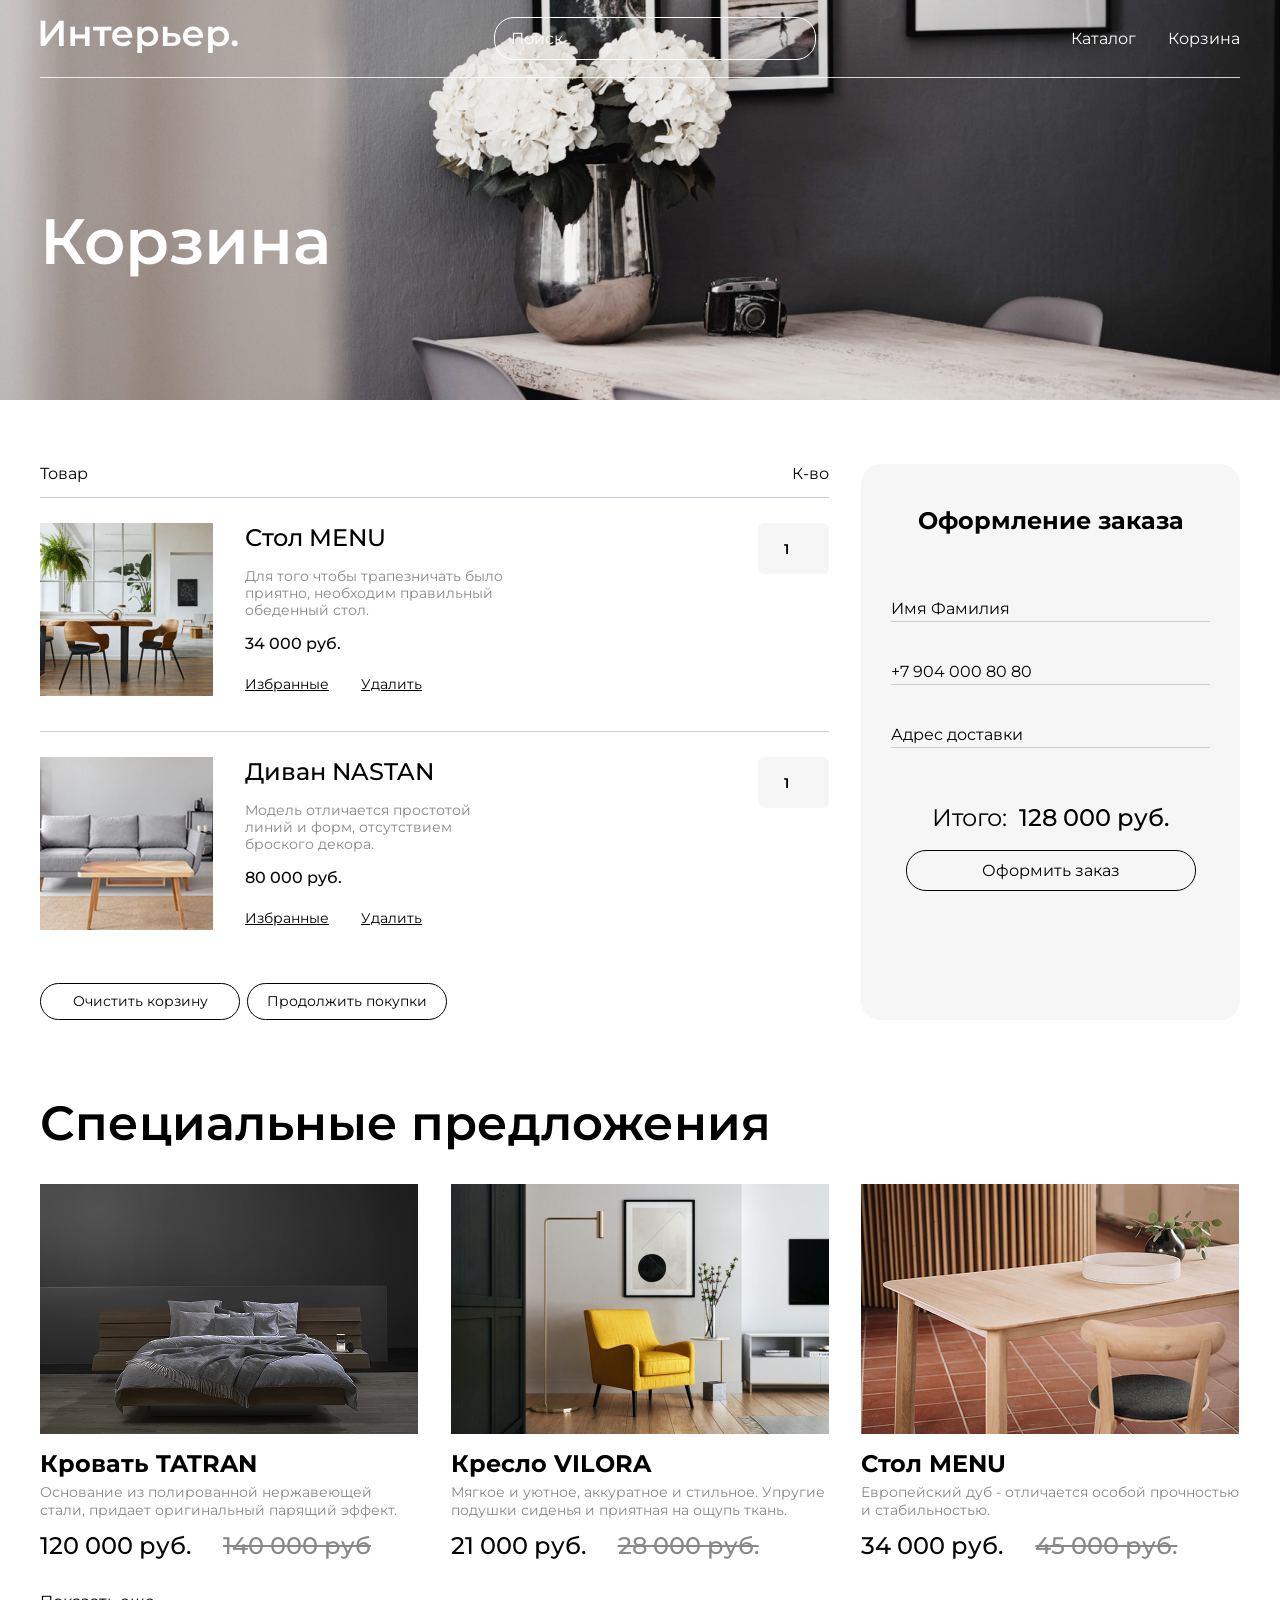
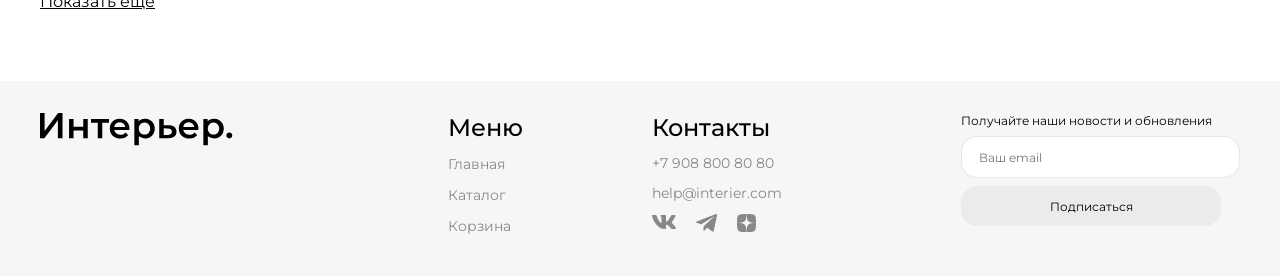
<file: cart.html>
<!DOCTYPE html>
<html lang="ru">

<head>
    <meta charset="UTF-8">
    <meta name="viewport" content="width=device-width, initial-scale=1.0">
    <title>Корзина</title>

    <link rel="preconnect" href="https://fonts.googleapis.com">
    <link rel="preconnect" href="https://fonts.gstatic.com" crossorigin>

    <link href="https://fonts.googleapis.com/css2?family=Montserrat:wght@400;500;600&display=swap" rel="stylesheet">

    <link rel="stylesheet" href="style.css">
</head>

<body>
    <div class="top-cart center">
        <header class="header">
            <a href="index.html">
                <img class="header__logo" src="img/logo.svg" alt="Логотип"></a>
            <div class="header__search">
                <input class="header__search-input" type="text" placeholder="Поиск">
            </div>
            <nav class="header__nav">
                <ul class="header__menu">
                    <li class="header__menu-item"><a class="header__link" href="catalog.html">Каталог</a></li>
                    <li class="header__menu-item"><a class="header__link" href="cart.html">Корзина</a></li>
                </ul>
            </nav>
            <div class="header__mobile">
                <a class="header__mobile-ink" href="#"><svg width="19" height="19" viewBox="0 0 19 19" fill="none"
                        xmlns="http://www.w3.org/2000/svg">
                        <g clip-path="url(#clip0_53373_429)">
                            <path
                                d="M9.29907 1.11316C10.9342 1.06267 12.5273 1.63644 13.7542 2.71863C14.9811 3.80099 15.7498 5.31046 15.9036 6.93933C16.0545 8.53827 15.5992 10.133 14.634 11.4139L17.968 14.7469C18.0508 14.8297 18.1166 14.9279 18.1614 15.036C18.2062 15.1442 18.2297 15.2607 18.2297 15.3778C18.2297 15.4949 18.2062 15.6114 18.1614 15.7196C18.1165 15.8277 18.0508 15.9259 17.968 16.0087C17.8853 16.0914 17.7871 16.1572 17.679 16.202C17.5707 16.2469 17.4543 16.2694 17.3372 16.2694C17.22 16.2694 17.1036 16.2469 16.9954 16.202C16.8873 16.1572 16.789 16.0914 16.7063 16.0087L13.3733 12.6747C12.0925 13.6424 10.4962 14.0991 8.89575 13.9491C7.26568 13.7962 5.75519 13.0275 4.67212 11.7997C3.58905 10.5718 3.01496 8.97713 3.06665 7.3407C3.11846 5.7041 3.79274 4.14806 4.95142 2.99109C6.10904 1.83516 7.66391 1.16376 9.29907 1.11316ZM9.50903 2.91882C8.28235 2.92382 7.10691 3.41275 6.2395 4.28015C5.37213 5.14755 4.88317 6.32302 4.87817 7.54968C4.87324 8.77628 5.35288 9.95557 6.21313 10.83C6.64353 11.2674 7.15644 11.6151 7.72192 11.8534C8.28759 12.0918 8.89521 12.2161 9.50903 12.2186C10.1227 12.2211 10.7307 12.1017 11.2981 11.868C11.8657 11.6343 12.3816 11.2903 12.8157 10.8563C13.2497 10.4223 13.5936 9.90633 13.8274 9.33875C14.061 8.77131 14.1804 8.16333 14.178 7.54968C14.1755 6.93585 14.0511 6.32824 13.8127 5.76257C13.5744 5.19707 13.2267 4.68419 12.7893 4.25378C11.9149 3.3935 10.7357 2.91387 9.50903 2.91882Z"
                                fill="white" stroke="white" stroke-width="0.2" />
                        </g>
                        <defs>
                            <clipPath id="clip0_53373_429">
                                <rect width="19" height="19" fill="white" />
                            </clipPath>
                        </defs>
                    </svg>
                </a>
                <a class="header__mobile-ink" href="catalog.html"><svg width="20" height="20" viewBox="0 0 20 20"
                        fill="none" xmlns="http://www.w3.org/2000/svg">
                        <rect width="4.57143" height="4.57143" fill="white" />
                        <rect y="7.31427" width="4.57143" height="4.57143" fill="white" />
                        <rect y="14.6285" width="4.57143" height="4.57143" fill="white" />
                        <rect x="7.31348" y="7.31427" width="4.57143" height="4.57143" fill="white" />
                        <rect x="7.31348" y="14.6285" width="4.57143" height="4.57143" fill="white" />
                        <rect x="7.31348" width="4.57143" height="4.57143" fill="white" />
                        <rect x="14.6279" y="7.31427" width="4.57143" height="4.57143" fill="white" />
                        <rect x="14.6279" y="14.6285" width="4.57143" height="4.57143" fill="white" />
                        <rect x="14.6279" width="4.57143" height="4.57143" fill="white" />
                    </svg>
                </a>
                <a class="header__mobile-ink" href="cart.html"><svg width="25" height="25" viewBox="0 0 25 25"
                        fill="none" xmlns="http://www.w3.org/2000/svg">
                        <path
                            d="M14.5834 20.8333C15.1359 20.8333 15.6658 20.6138 16.0566 20.2231C16.4473 19.8324 16.6667 19.3025 16.6667 18.75C16.6667 18.1975 16.4473 17.6676 16.0566 17.2768C15.6658 16.8861 15.1359 16.6667 14.5834 16.6667C14.0309 16.6667 13.501 16.8861 13.1103 17.2768C12.7196 17.6676 12.5001 18.1975 12.5001 18.75C12.5001 19.3025 12.7196 19.8324 13.1103 20.2231C13.501 20.6138 14.0309 20.8333 14.5834 20.8333ZM7.29174 20.8333C7.84428 20.8333 8.37418 20.6138 8.76488 20.2231C9.15558 19.8324 9.37508 19.3025 9.37508 18.75C9.37508 18.1975 9.15558 17.6676 8.76488 17.2768C8.37418 16.8861 7.84428 16.6667 7.29174 16.6667C6.73921 16.6667 6.20931 16.8861 5.81861 17.2768C5.4279 17.6676 5.20841 18.1975 5.20841 18.75C5.20841 19.3025 5.4279 19.8324 5.81861 20.2231C6.20931 20.6138 6.73921 20.8333 7.29174 20.8333ZM20.873 6.16978C21.133 6.16139 21.3796 6.0522 21.5606 5.86528C21.7416 5.67837 21.8428 5.42839 21.8428 5.16822C21.8428 4.90804 21.7416 4.65807 21.5606 4.47115C21.3796 4.28424 21.133 4.17504 20.873 4.16666H19.674C18.7345 4.16666 17.922 4.81874 17.7178 5.73541L16.4126 11.6125C16.2084 12.5292 15.3959 13.1812 14.4563 13.1812H6.63133L5.12924 7.17082H14.8636C15.1212 7.15907 15.3644 7.04847 15.5425 6.86202C15.7206 6.67558 15.82 6.42764 15.82 6.16978C15.82 5.91192 15.7206 5.66398 15.5425 5.47754C15.3644 5.2911 15.1212 5.18049 14.8636 5.16874H5.12924C4.82473 5.16865 4.5242 5.23799 4.25051 5.37148C3.97682 5.50498 3.73716 5.69912 3.54976 5.93914C3.36236 6.17916 3.23215 6.45875 3.16903 6.75665C3.10591 7.05455 3.11154 7.36292 3.1855 7.65832L4.68758 13.6667C4.79586 14.1002 5.046 14.4851 5.39821 14.7601C5.75042 15.0351 6.18447 15.1844 6.63133 15.1844H14.4563C15.368 15.1845 16.2524 14.8737 16.9636 14.3032C17.6748 13.7328 18.1701 12.9368 18.3678 12.0469L19.674 6.16978H20.873Z"
                            fill="white" />
                    </svg> </a>
            </div>

        </header>
        <h1 class="heading-big">Корзина</h1>
    </div>
    <div class="cart center">
        <div class="cart__content">
            <div class="cart__name-box">
                <p>Товар</p>
                <p>К-во</p>
            </div>
            <div class="cart__item">
                <div class="cart__left">
                    <img class="cart__img" src="img/cart-menu.png" alt="Стол MENU">
                    <div class="cart__info">
                        <h2 class="cart__title">Стол MENU</h2>
                        <p class="cart__description">Для того чтобы трапезничать было приятно, необходим правильный
                            обеденный стол.</p>
                        <p class="cart__price">34 000 руб.</p>
                        <div class="cart__link-box">
                            <a href="#">Избранные</a>
                            <a href="#">Удалить</a>
                        </div>
                    </div>

                </div>
                <input class="cart__quantity" type="number" value="1" min="1">
            </div>
            <div class="cart__item">
                <div class="cart__left">
                    <img class="cart__img" src="img/cart-nactan.png" alt="Диван NASTAN">
                    <div class="cart__info">
                        <h2 class="cart__title">Диван NASTAN</h2>
                        <p class="cart__description">Модель отличается простотой линий и форм, отсутствием броского
                            декора.</p>
                        <p class="cart__price">80 000 руб.</p>
                        <div class="cart__link-box">
                            <a href="#">Избранные</a>
                            <a href="#">Удалить</a>
                        </div>
                    </div>
                </div>
                <input class="cart__quantity" type="number" value="1" min="1">
            </div>
            <div class="cart__button-box">
                <button class="cart__button cart__button_action">Очистить корзину</button>
                <a class="cart__button cart__button_action" href="catalog.html">Продолжить покупки</a>
            </div>
        </div>

        <div class="cart__form">
            <h3 class="cart__title-form">Оформление заказа</h3>
            <div class="cart__input-box">
                <input class="cart__input" type="text" placeholder="Имя Фамилия">
                <input class="cart__input" type="tel" placeholder="+7 904 000 80 80">
                <input class="cart__input" type="text" placeholder="Адрес доставки">
            </div>
            <div class="cart__order">
                <p class="cart__total">
                    <span class="cart__total-label">Итого:</span>
                    <span class="cart__total-price">128 000 руб.</span>
                </p>
                <button class="cart__button cart__button_order">Оформить заказ</button>
            </div>
        </div>

    </div>

    <section class="products center">
        <h2 class="products__title">Специальные предложения</h2>
        <div class="products__list">
            <article class="product">
                <div class="product__image-wrapper">
                    <img class="product__image" src="img/tatran2.png" alt="Кровать TATRAN">
                    <div class="product__actions">
                        <a class="product__action-menu" href="#" aria-label="Добавить в корзину"><svg width="24"
                                height="24" viewBox="0 0 24 24" fill="none" xmlns="http://www.w3.org/2000/svg">
                                <g clip-path="url(#clip0_53376_66)">
                                    <path
                                        d="M7 8V6C7 4.67392 7.52678 3.40215 8.46447 2.46447C9.40215 1.52678 10.6739 1 12 1C13.3261 1 14.5979 1.52678 15.5355 2.46447C16.4732 3.40215 17 4.67392 17 6V8H20C20.2652 8 20.5196 8.10536 20.7071 8.29289C20.8946 8.48043 21 8.73478 21 9V21C21 21.2652 20.8946 21.5196 20.7071 21.7071C20.5196 21.8946 20.2652 22 20 22H4C3.73478 22 3.48043 21.8946 3.29289 21.7071C3.10536 21.5196 3 21.2652 3 21V9C3 8.73478 3.10536 8.48043 3.29289 8.29289C3.48043 8.10536 3.73478 8 4 8H7ZM7 10H5V20H19V10H17V12H15V10H9V12H7V10ZM9 8H15V6C15 5.20435 14.6839 4.44129 14.1213 3.87868C13.5587 3.31607 12.7956 3 12 3C11.2044 3 10.4413 3.31607 9.87868 3.87868C9.31607 4.44129 9 5.20435 9 6V8Z"
                                        fill="#C4C4C4" />
                                </g>
                                <defs>
                                    <clipPath id="clip0_53372_66">
                                        <rect width=" 24" height="24" fill="white" />
                                    </clipPath>
                                </defs>
                            </svg>
                        </a>

                        <a class="product__action-menu" href="#" aria-label="Добавить в избранное"><svg width="20"
                                height="18" viewBox="0 0 20 18" fill="none" xmlns="http://www.w3.org/2000/svg">
                                <path
                                    d="M10 18.0011C9.35502 17.4291 8.62602 16.8341 7.85502 16.2011H7.84502C5.13002 13.9811 2.05302 11.4691 0.694023 8.45912C0.24754 7.50085 0.0109268 6.45825 1.1406e-05 5.40112C-0.00297039 3.95061 0.578794 2.56011 1.61383 1.54389C2.64887 0.527673 4.04981 -0.0284812 5.50002 0.00112428C6.68065 0.00298908 7.83586 0.344205 8.82802 0.984124C9.26399 1.26709 9.65844 1.60938 10 2.00112C10.3435 1.61092 10.7381 1.26883 11.173 0.984124C12.1648 0.344079 13.3197 0.00284283 14.5 0.00112428C15.9502 -0.0284812 17.3512 0.527673 18.3862 1.54389C19.4213 2.56011 20.003 3.95061 20 5.40112C19.9898 6.45994 19.7532 7.50432 19.306 8.46412C17.947 11.4741 14.871 13.9851 12.156 16.2011L12.146 16.2091C11.374 16.8381 10.646 17.4331 10.001 18.0091L10 18.0011ZM5.50002 2.00112C4.56853 1.98947 3.67009 2.34597 3.00002 2.99312C2.35441 3.62729 1.99358 4.49617 1.99994 5.40112C2.01135 6.17163 2.18585 6.93098 2.51202 7.62912C3.15353 8.92783 4.01913 10.1032 5.06902 11.1011C6.06002 12.1011 7.20002 13.0691 8.18602 13.8831C8.45902 14.1081 8.73702 14.3351 9.01502 14.5621L9.19002 14.7051C9.45702 14.9231 9.73302 15.1491 10 15.3711L10.013 15.3591L10.019 15.3541H10.025L10.034 15.3471H10.039H10.044L10.062 15.3321L10.103 15.2991L10.11 15.2931L10.121 15.2851H10.127L10.136 15.2771L10.8 14.7321L10.974 14.5891C11.255 14.3601 11.533 14.1331 11.806 13.9081C12.792 13.0941 13.933 12.1271 14.924 11.1221C15.9741 10.1247 16.8397 8.94964 17.481 7.65112C17.8131 6.94693 17.9901 6.17963 18.0001 5.40112C18.0042 4.49896 17.6435 3.63342 17 3.00112C16.3312 2.35104 15.4326 1.99161 14.5 2.00112C13.3619 1.99145 12.274 2.46849 11.51 3.31212L10 5.05212L8.49002 3.31212C7.72609 2.46849 6.6381 1.99145 5.50002 2.00112Z"
                                    fill="#C4C4C4" />
                            </svg>
                        </a>
                    </div>

                </div>
                <h3 class="product__title">Кровать TATRAN</h3>
                <p class="product__description">Основание из полированной нержавеющей стали, придает оригинальный
                    парящий эффект.</p>
                <div class="product__price-box">
                    <p class="product__price">120 000 руб.</p>
                    <p class="product__old-price">140 000 руб</p>
                </div>
            </article>
            <article class="product">
                <div class="product__image-wrapper">
                    <img class="product__image" src="img/vilora.png" alt="Кресло VILORA">
                    <div class="product__actions">
                        <a class="product__action-menu" href="#" aria-label="Добавить в корзину"><svg width="24"
                                height="24" viewBox="0 0 24 24" fill="none" xmlns="http://www.w3.org/2000/svg">
                                <g clip-path="url(#clip0_53376_66)">
                                    <path
                                        d="M7 8V6C7 4.67392 7.52678 3.40215 8.46447 2.46447C9.40215 1.52678 10.6739 1 12 1C13.3261 1 14.5979 1.52678 15.5355 2.46447C16.4732 3.40215 17 4.67392 17 6V8H20C20.2652 8 20.5196 8.10536 20.7071 8.29289C20.8946 8.48043 21 8.73478 21 9V21C21 21.2652 20.8946 21.5196 20.7071 21.7071C20.5196 21.8946 20.2652 22 20 22H4C3.73478 22 3.48043 21.8946 3.29289 21.7071C3.10536 21.5196 3 21.2652 3 21V9C3 8.73478 3.10536 8.48043 3.29289 8.29289C3.48043 8.10536 3.73478 8 4 8H7ZM7 10H5V20H19V10H17V12H15V10H9V12H7V10ZM9 8H15V6C15 5.20435 14.6839 4.44129 14.1213 3.87868C13.5587 3.31607 12.7956 3 12 3C11.2044 3 10.4413 3.31607 9.87868 3.87868C9.31607 4.44129 9 5.20435 9 6V8Z"
                                        fill="#C4C4C4" />
                                </g>
                                <defs>
                                    <clipPath id="clip0_43372_66">
                                        <rect width=" 24" height="24" fill="white" />
                                    </clipPath>
                                </defs>
                            </svg>
                        </a>

                        <a class="product__action-menu" href="#" aria-label="Добавить в избранное"><svg width="20"
                                height="18" viewBox="0 0 20 18" fill="none" xmlns="http://www.w3.org/2000/svg">
                                <path
                                    d="M10 18.0011C9.35502 17.4291 8.62602 16.8341 7.85502 16.2011H7.84502C5.13002 13.9811 2.05302 11.4691 0.694023 8.45912C0.24754 7.50085 0.0109268 6.45825 1.1406e-05 5.40112C-0.00297039 3.95061 0.578794 2.56011 1.61383 1.54389C2.64887 0.527673 4.04981 -0.0284812 5.50002 0.00112428C6.68065 0.00298908 7.83586 0.344205 8.82802 0.984124C9.26399 1.26709 9.65844 1.60938 10 2.00112C10.3435 1.61092 10.7381 1.26883 11.173 0.984124C12.1648 0.344079 13.3197 0.00284283 14.5 0.00112428C15.9502 -0.0284812 17.3512 0.527673 18.3862 1.54389C19.4213 2.56011 20.003 3.95061 20 5.40112C19.9898 6.45994 19.7532 7.50432 19.306 8.46412C17.947 11.4741 14.871 13.9851 12.156 16.2011L12.146 16.2091C11.374 16.8381 10.646 17.4331 10.001 18.0091L10 18.0011ZM5.50002 2.00112C4.56853 1.98947 3.67009 2.34597 3.00002 2.99312C2.35441 3.62729 1.99358 4.49617 1.99994 5.40112C2.01135 6.17163 2.18585 6.93098 2.51202 7.62912C3.15353 8.92783 4.01913 10.1032 5.06902 11.1011C6.06002 12.1011 7.20002 13.0691 8.18602 13.8831C8.45902 14.1081 8.73702 14.3351 9.01502 14.5621L9.19002 14.7051C9.45702 14.9231 9.73302 15.1491 10 15.3711L10.013 15.3591L10.019 15.3541H10.025L10.034 15.3471H10.039H10.044L10.062 15.3321L10.103 15.2991L10.11 15.2931L10.121 15.2851H10.127L10.136 15.2771L10.8 14.7321L10.974 14.5891C11.255 14.3601 11.533 14.1331 11.806 13.9081C12.792 13.0941 13.933 12.1271 14.924 11.1221C15.9741 10.1247 16.8397 8.94964 17.481 7.65112C17.8131 6.94693 17.9901 6.17963 18.0001 5.40112C18.0042 4.49896 17.6435 3.63342 17 3.00112C16.3312 2.35104 15.4326 1.99161 14.5 2.00112C13.3619 1.99145 12.274 2.46849 11.51 3.31212L10 5.05212L8.49002 3.31212C7.72609 2.46849 6.6381 1.99145 5.50002 2.00112Z"
                                    fill="#C4C4C4" />
                            </svg>
                        </a>
                    </div>

                </div>
                <h3 class="product__title">Кресло VILORA</h3>
                <p class="product__description">Мягкое и уютное, аккуратное и стильное. Упругие подушки сиденья и
                    приятная на ощупь ткань.
                </p>
                <div class="product__price-box">
                    <p class="product__price">21 000 руб.</p>
                    <p class="product__old-price">28 000 руб.</p>
                </div>
            </article>
            <article class="product">
                <div class="product__image-wrapper">
                    <img class="product__image" src="img/menu2.png" alt="Стол MENU">
                    <div class="product__actions">
                        <a class="product__action-menu" href="#" aria-label="Добавить в корзину"><svg width="24"
                                height="24" viewBox="0 0 24 24" fill="none" xmlns="http://www.w3.org/2000/svg">
                                <g clip-path="url(#clip0_53376_66)">
                                    <path
                                        d="M7 8V6C7 4.67392 7.52678 3.40215 8.46447 2.46447C9.40215 1.52678 10.6739 1 12 1C13.3261 1 14.5979 1.52678 15.5355 2.46447C16.4732 3.40215 17 4.67392 17 6V8H20C20.2652 8 20.5196 8.10536 20.7071 8.29289C20.8946 8.48043 21 8.73478 21 9V21C21 21.2652 20.8946 21.5196 20.7071 21.7071C20.5196 21.8946 20.2652 22 20 22H4C3.73478 22 3.48043 21.8946 3.29289 21.7071C3.10536 21.5196 3 21.2652 3 21V9C3 8.73478 3.10536 8.48043 3.29289 8.29289C3.48043 8.10536 3.73478 8 4 8H7ZM7 10H5V20H19V10H17V12H15V10H9V12H7V10ZM9 8H15V6C15 5.20435 14.6839 4.44129 14.1213 3.87868C13.5587 3.31607 12.7956 3 12 3C11.2044 3 10.4413 3.31607 9.87868 3.87868C9.31607 4.44129 9 5.20435 9 6V8Z"
                                        fill="#C4C4C4" />
                                </g>
                                <defs>
                                    <clipPath id="clip0_54372_66">
                                        <rect width=" 24" height="24" fill="white" />
                                    </clipPath>
                                </defs>
                            </svg>
                        </a>

                        <a class="product__action-menu" href="#" aria-label="Добавить в избранное"><svg width="20"
                                height="18" viewBox="0 0 20 18" fill="none" xmlns="http://www.w3.org/2000/svg">
                                <path
                                    d="M10 18.0011C9.35502 17.4291 8.62602 16.8341 7.85502 16.2011H7.84502C5.13002 13.9811 2.05302 11.4691 0.694023 8.45912C0.24754 7.50085 0.0109268 6.45825 1.1406e-05 5.40112C-0.00297039 3.95061 0.578794 2.56011 1.61383 1.54389C2.64887 0.527673 4.04981 -0.0284812 5.50002 0.00112428C6.68065 0.00298908 7.83586 0.344205 8.82802 0.984124C9.26399 1.26709 9.65844 1.60938 10 2.00112C10.3435 1.61092 10.7381 1.26883 11.173 0.984124C12.1648 0.344079 13.3197 0.00284283 14.5 0.00112428C15.9502 -0.0284812 17.3512 0.527673 18.3862 1.54389C19.4213 2.56011 20.003 3.95061 20 5.40112C19.9898 6.45994 19.7532 7.50432 19.306 8.46412C17.947 11.4741 14.871 13.9851 12.156 16.2011L12.146 16.2091C11.374 16.8381 10.646 17.4331 10.001 18.0091L10 18.0011ZM5.50002 2.00112C4.56853 1.98947 3.67009 2.34597 3.00002 2.99312C2.35441 3.62729 1.99358 4.49617 1.99994 5.40112C2.01135 6.17163 2.18585 6.93098 2.51202 7.62912C3.15353 8.92783 4.01913 10.1032 5.06902 11.1011C6.06002 12.1011 7.20002 13.0691 8.18602 13.8831C8.45902 14.1081 8.73702 14.3351 9.01502 14.5621L9.19002 14.7051C9.45702 14.9231 9.73302 15.1491 10 15.3711L10.013 15.3591L10.019 15.3541H10.025L10.034 15.3471H10.039H10.044L10.062 15.3321L10.103 15.2991L10.11 15.2931L10.121 15.2851H10.127L10.136 15.2771L10.8 14.7321L10.974 14.5891C11.255 14.3601 11.533 14.1331 11.806 13.9081C12.792 13.0941 13.933 12.1271 14.924 11.1221C15.9741 10.1247 16.8397 8.94964 17.481 7.65112C17.8131 6.94693 17.9901 6.17963 18.0001 5.40112C18.0042 4.49896 17.6435 3.63342 17 3.00112C16.3312 2.35104 15.4326 1.99161 14.5 2.00112C13.3619 1.99145 12.274 2.46849 11.51 3.31212L10 5.05212L8.49002 3.31212C7.72609 2.46849 6.6381 1.99145 5.50002 2.00112Z"
                                    fill="#C4C4C4" />
                            </svg>
                        </a>
                    </div>

                </div>
                <h3 class="product__title">Стол MENU</h3>
                <p class="product__description">Европейский дуб - отличается особой прочностью и стабильностью.</p>
                <div class="product__price-box">
                    <p class="product__price">34 000 руб.</p>
                    <p class="product__old-price">45 000 руб.</p>
                </div>
            </article>
        </div>
        <div class="products__link"><a href="catalog.html">Показать еще</a></div>
    </section>
    <footer class="footer center">
        <a href="index.html" class="footer__logo"><img src="img/logobl.svg" alt="Логотип магазина"></a>

        <div class="footer__content">
            <div class="footer__info">
                <nav class="footer__item">
                    <h3 class="footer__title">Меню</h3>
                    <ul class="footer__menu">
                        <li><a class="footer__link" href="index.html">Главная</a></li>
                        <li><a class="footer__link" href="catalog.html">Каталог</a></li>
                        <li><a class="footer__link" href="cart.html">Корзина</a></li>
                    </ul>
                </nav>
                <div class="footer__item">
                    <h3 class="footer__title">Контакты</h3>
                    <a class="footer__link" href="tel:+79088008080">+7 908 800 80 80</a>
                    <a class="footer__link" href="mailto:help@interier.com">help@interier.com</a>
                    <div class="footer__icons">
                        <a href="#"><svg width="24" height="14" viewBox="0 0 24 14" fill="none"
                                xmlns="http://www.w3.org/2000/svg">
                                <path fill-rule="evenodd" clip-rule="evenodd"
                                    d="M23.45 0.948C23.616 0.402 23.45 0 22.655 0H20.03C19.362 0 19.054 0.347 18.887 0.73C18.887 0.73 17.552 3.926 15.661 6.002C15.049 6.604 14.771 6.795 14.437 6.795C14.27 6.795 14.019 6.604 14.019 6.057V0.948C14.019 0.292 13.835 0 13.279 0H9.151C8.734 0 8.483 0.304 8.483 0.593C8.483 1.214 9.429 1.358 9.526 3.106V6.904C9.526 7.737 9.373 7.888 9.039 7.888C8.149 7.888 5.984 4.677 4.699 1.003C4.45 0.288 4.198 0 3.527 0H0.9C0.15 0 0 0.347 0 0.73C0 1.412 0.89 4.8 4.145 9.281C6.315 12.341 9.37 14 12.153 14C13.822 14 14.028 13.632 14.028 12.997V10.684C14.028 9.947 14.186 9.8 14.715 9.8C15.105 9.8 15.772 9.992 17.33 11.467C19.11 13.216 19.403 14 20.405 14H23.03C23.78 14 24.156 13.632 23.94 12.904C23.702 12.18 22.852 11.129 21.725 9.882C21.113 9.172 20.195 8.407 19.916 8.024C19.527 7.533 19.638 7.314 19.916 6.877C19.916 6.877 23.116 2.451 23.449 0.948H23.45Z"
                                    fill="currentColor" />
                            </svg>
                        </a>
                        <a href="#"><svg width="21" height="18" viewBox="0 0 21 18" fill="none"
                                xmlns="http://www.w3.org/2000/svg">
                                <path
                                    d="M19.2952 0.200894L0.690181 7.4125C-0.0585179 7.74834 -0.311748 8.42087 0.50922 8.78587L5.28221 10.3105L16.8227 3.14143C17.4528 2.69136 18.0979 2.81137 17.5428 3.30647L7.63109 12.3272L7.31974 16.1448C7.60812 16.7342 8.13615 16.737 8.47297 16.444L11.2152 13.8359L15.9117 17.3709C17.0025 18.02 17.596 17.6011 17.8307 16.4114L20.9112 1.74952C21.231 0.285058 20.6856 -0.360199 19.2952 0.200894Z"
                                    fill="currentColor" />
                            </svg>
                        </a>
                        <a href="#"><svg width="19" height="18" viewBox="0 0 19 18" fill="none"
                                xmlns="http://www.w3.org/2000/svg">
                                <path
                                    d="M11.3321 10.7357C9.83929 12.195 9.73071 14.0143 9.60178 18C13.5239 18 16.2314 17.9871 17.6293 16.7014C18.9864 15.3771 19 12.69 19 9.09643C14.7929 9.225 12.8725 9.32143 11.3321 10.7357ZM0 9.09643C0 12.69 0.0135714 15.3771 1.37071 16.7014C2.76857 17.9871 5.47607 18 9.39821 18C9.2625 14.0143 9.16071 12.195 7.66786 10.7357C6.1275 9.32143 4.20714 9.21857 0 9.09643ZM9.39821 0C5.48286 0 2.76857 0.0128571 1.37071 1.29857C0.0135714 2.62286 0 5.31 0 8.90357C4.20714 8.775 6.1275 8.67857 7.66786 7.26429C9.16071 5.805 9.26929 3.98571 9.39821 0ZM11.3321 7.26429C9.83929 5.805 9.73071 3.98571 9.60178 0C13.5239 0 16.2314 0.0128571 17.6293 1.29857C18.9864 2.62286 19 5.31 19 8.90357C14.7929 8.775 12.8725 8.67857 11.3321 7.26429Z"
                                    fill="currentColor" />
                            </svg>
                        </a>
                    </div>
                </div>
            </div>
            <div>
                <form class="footer__form" action="#">
                    <p class="footer__text">Получайте наши новости и обновления</p>
                    <input class="footer__input" type="email" placeholder="Ваш email">
                    <button class="footer__button">Подписаться</button>
                </form>
            </div>
        </div>
    </footer>
</body>

</html>
</file>
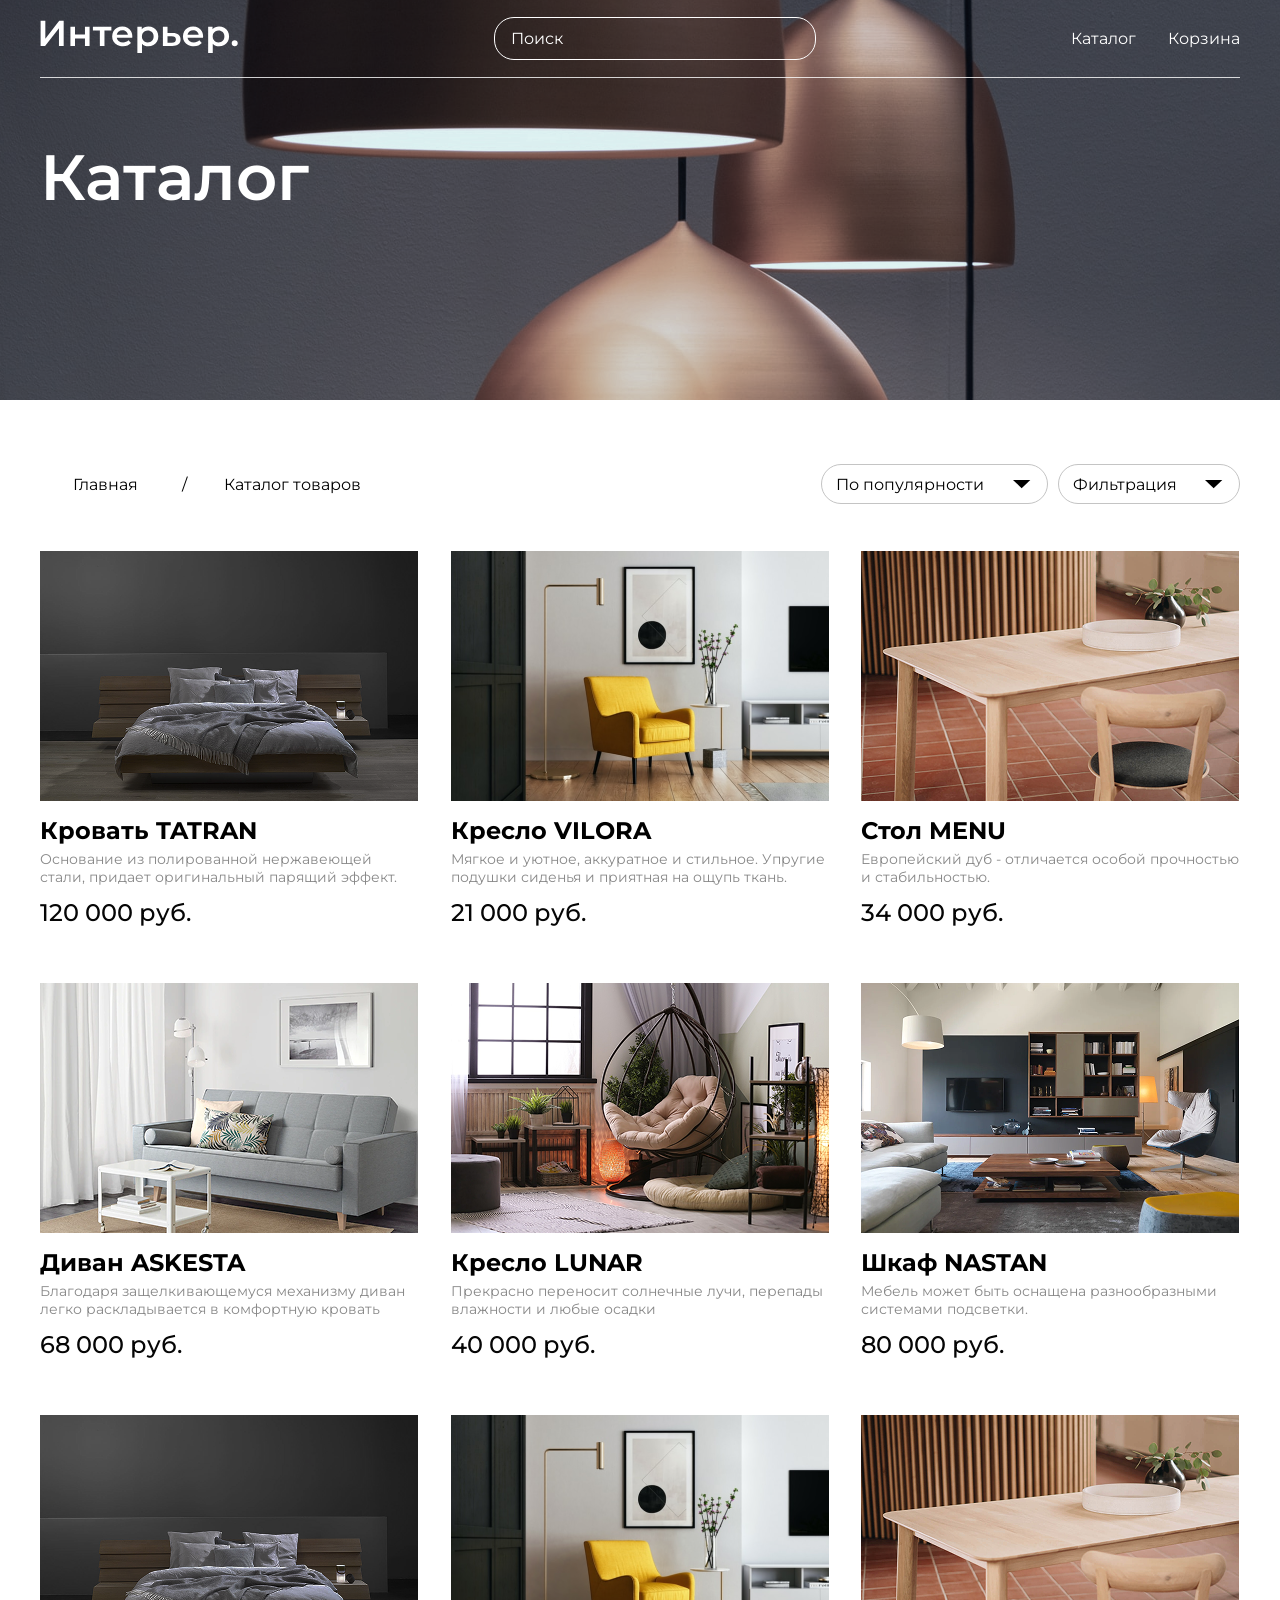
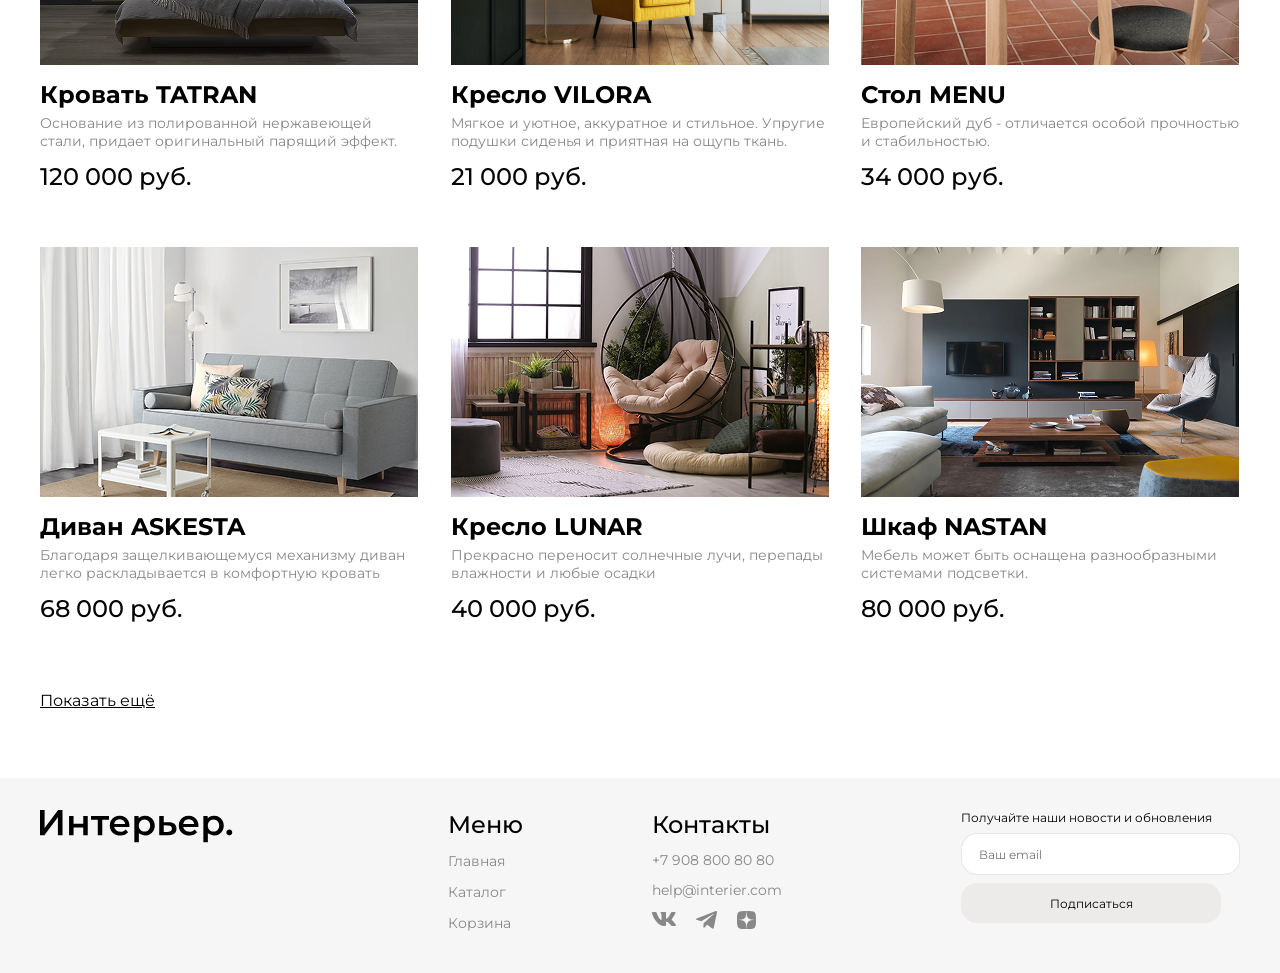
<file: catalog.html>
<!DOCTYPE html>
<html lang="ru">


<head>
    <meta charset="UTF-8">
    <meta name="viewport" content="width=device-width, initial-scale=1.0">
    <title>Каталог</title>

    <link rel="preconnect" href="https://fonts.googleapis.com">
    <link rel="preconnect" href="https://fonts.gstatic.com" crossorigin>

    <link href="https://fonts.googleapis.com/css2?family=Montserrat:wght@400;500;600&display=swap" rel="stylesheet">

    <link rel="stylesheet" href="style.css">
</head>

<body>

    <section class="hero hero__catalog">
        <div class="hero__container center">
            <header class="header">
                <a href="index.html">
                    <img class="header__logo" src="img/logo.svg" alt="Логотип"></a>
                <div class="header__search">
                    <input class="header__search-input" type="text" placeholder="Поиск">
                </div>
                <nav class="header__nav">
                    <ul class="header__menu">
                        <li class="header__menu-item"><a class="header__link" href="catalog.html">Каталог</a></li>
                        <li class="header__menu-item"><a class="header__link" href="cart.html">Корзина</a></li>
                    </ul>
                </nav>
                <div class="header__mobile">
                    <a class="header__mobile-ink" href=""><svg width="19" height="19" viewBox="0 0 19 19" fill="none"
                            xmlns="http://www.w3.org/2000/svg">
                            <g clip-path="url(#clip0_53373_429)">
                                <path
                                    d="M9.29907 1.11316C10.9342 1.06267 12.5273 1.63644 13.7542 2.71863C14.9811 3.80099 15.7498 5.31046 15.9036 6.93933C16.0545 8.53827 15.5992 10.133 14.634 11.4139L17.968 14.7469C18.0508 14.8297 18.1166 14.9279 18.1614 15.036C18.2062 15.1442 18.2297 15.2607 18.2297 15.3778C18.2297 15.4949 18.2062 15.6114 18.1614 15.7196C18.1165 15.8277 18.0508 15.9259 17.968 16.0087C17.8853 16.0914 17.7871 16.1572 17.679 16.202C17.5707 16.2469 17.4543 16.2694 17.3372 16.2694C17.22 16.2694 17.1036 16.2469 16.9954 16.202C16.8873 16.1572 16.789 16.0914 16.7063 16.0087L13.3733 12.6747C12.0925 13.6424 10.4962 14.0991 8.89575 13.9491C7.26568 13.7962 5.75519 13.0275 4.67212 11.7997C3.58905 10.5718 3.01496 8.97713 3.06665 7.3407C3.11846 5.7041 3.79274 4.14806 4.95142 2.99109C6.10904 1.83516 7.66391 1.16376 9.29907 1.11316ZM9.50903 2.91882C8.28235 2.92382 7.10691 3.41275 6.2395 4.28015C5.37213 5.14755 4.88317 6.32302 4.87817 7.54968C4.87324 8.77628 5.35288 9.95557 6.21313 10.83C6.64353 11.2674 7.15644 11.6151 7.72192 11.8534C8.28759 12.0918 8.89521 12.2161 9.50903 12.2186C10.1227 12.2211 10.7307 12.1017 11.2981 11.868C11.8657 11.6343 12.3816 11.2903 12.8157 10.8563C13.2497 10.4223 13.5936 9.90633 13.8274 9.33875C14.061 8.77131 14.1804 8.16333 14.178 7.54968C14.1755 6.93585 14.0511 6.32824 13.8127 5.76257C13.5744 5.19707 13.2267 4.68419 12.7893 4.25378C11.9149 3.3935 10.7357 2.91387 9.50903 2.91882Z"
                                    fill="white" stroke="white" stroke-width="0.2" />
                            </g>
                            <defs>
                                <clipPath id="clip0_53373_429">
                                    <rect width="19" height="19" fill="white" />
                                </clipPath>
                            </defs>
                        </svg>
                    </a>
                    <a class="header__mobile-ink" href="catalog.html"><svg width="20" height="20" viewBox="0 0 20 20"
                            fill="none" xmlns="http://www.w3.org/2000/svg">
                            <rect width="4.57143" height="4.57143" fill="white" />
                            <rect y="7.31427" width="4.57143" height="4.57143" fill="white" />
                            <rect y="14.6285" width="4.57143" height="4.57143" fill="white" />
                            <rect x="7.31348" y="7.31427" width="4.57143" height="4.57143" fill="white" />
                            <rect x="7.31348" y="14.6285" width="4.57143" height="4.57143" fill="white" />
                            <rect x="7.31348" width="4.57143" height="4.57143" fill="white" />
                            <rect x="14.6279" y="7.31427" width="4.57143" height="4.57143" fill="white" />
                            <rect x="14.6279" y="14.6285" width="4.57143" height="4.57143" fill="white" />
                            <rect x="14.6279" width="4.57143" height="4.57143" fill="white" />
                        </svg>
                    </a>
                    <a class="header__mobile-ink" href="cart.html"><svg width="25" height="25" viewBox="0 0 25 25"
                            fill="none" xmlns="http://www.w3.org/2000/svg">
                            <path
                                d="M14.5834 20.8333C15.1359 20.8333 15.6658 20.6138 16.0566 20.2231C16.4473 19.8324 16.6667 19.3025 16.6667 18.75C16.6667 18.1975 16.4473 17.6676 16.0566 17.2768C15.6658 16.8861 15.1359 16.6667 14.5834 16.6667C14.0309 16.6667 13.501 16.8861 13.1103 17.2768C12.7196 17.6676 12.5001 18.1975 12.5001 18.75C12.5001 19.3025 12.7196 19.8324 13.1103 20.2231C13.501 20.6138 14.0309 20.8333 14.5834 20.8333ZM7.29174 20.8333C7.84428 20.8333 8.37418 20.6138 8.76488 20.2231C9.15558 19.8324 9.37508 19.3025 9.37508 18.75C9.37508 18.1975 9.15558 17.6676 8.76488 17.2768C8.37418 16.8861 7.84428 16.6667 7.29174 16.6667C6.73921 16.6667 6.20931 16.8861 5.81861 17.2768C5.4279 17.6676 5.20841 18.1975 5.20841 18.75C5.20841 19.3025 5.4279 19.8324 5.81861 20.2231C6.20931 20.6138 6.73921 20.8333 7.29174 20.8333ZM20.873 6.16978C21.133 6.16139 21.3796 6.0522 21.5606 5.86528C21.7416 5.67837 21.8428 5.42839 21.8428 5.16822C21.8428 4.90804 21.7416 4.65807 21.5606 4.47115C21.3796 4.28424 21.133 4.17504 20.873 4.16666H19.674C18.7345 4.16666 17.922 4.81874 17.7178 5.73541L16.4126 11.6125C16.2084 12.5292 15.3959 13.1812 14.4563 13.1812H6.63133L5.12924 7.17082H14.8636C15.1212 7.15907 15.3644 7.04847 15.5425 6.86202C15.7206 6.67558 15.82 6.42764 15.82 6.16978C15.82 5.91192 15.7206 5.66398 15.5425 5.47754C15.3644 5.2911 15.1212 5.18049 14.8636 5.16874H5.12924C4.82473 5.16865 4.5242 5.23799 4.25051 5.37148C3.97682 5.50498 3.73716 5.69912 3.54976 5.93914C3.36236 6.17916 3.23215 6.45875 3.16903 6.75665C3.10591 7.05455 3.11154 7.36292 3.1855 7.65832L4.68758 13.6667C4.79586 14.1002 5.046 14.4851 5.39821 14.7601C5.75042 15.0351 6.18447 15.1844 6.63133 15.1844H14.4563C15.368 15.1845 16.2524 14.8737 16.9636 14.3032C17.6748 13.7328 18.1701 12.9368 18.3678 12.0469L19.674 6.16978H20.873Z"
                                fill="white" />
                        </svg> </a>
                </div>

            </header>
            <div class="hero__content">
                <h1 class="hero__title">Каталог</h1>
            </div>
        </div>
    </section>
    <div class="catalog center">
        <div class="catalog__navigation">
            <div class="catalog__navigation-left">
                <a class="catalog__navigation-link" href="index.html">Главная</a>
                <span>/</span>
                <a class="catalog__navigation-link" href="catalog.html">Каталог товаров</a>
            </div>
            <div class="catalog__controls">
                <select class="catalog__sort catalog__sort_order">
                    <option value="">По популярности</option>
                    <option value="new">Сначала новые</option>
                    <option value="cheap">Сначала дешевые</option>
                    <option value="expensive">Сначала дорогие</option>
                </select>

                <div class="catalog__filter">

                    <button type="button" class="catalog__filter-btn">Фильтрация</button>
                    <form class="filter">
                        <div class="filter__content">
                            <div class="filter__left">
                                <fieldset class="filter__fieldset">
                                    <legend class="filter__legend">Сроки доставки</legend>
                                    <div class="filter__option">
                                        <input type="radio" id="delivery-any" name="delivery" checked>
                                        <label for="delivery-any"> Неважно</label>
                                    </div>
                                    <div class="filter__option">
                                        <input type="radio" id="delivery-today" name="delivery">
                                        <label for="delivery-today">Сегодня</label>
                                    </div>
                                    <div class="filter__option">
                                        <input type="radio" id="delivery-tomorrow" name="delivery">
                                        <label for="delivery-tomorrow">Завтра</label>
                                    </div>
                                    <div class="filter__option">
                                        <input type="radio" id="delivery-three" name="delivery">
                                        <label for="delivery-three">До 3 дней</label>
                                    </div>
                                    <div class="filter__option">
                                        <input type="radio" id="delivery-seven" name="delivery">
                                        <label for="delivery-seven">До 7 дней</label>
                                    </div>
                                </fieldset>
                                <fieldset class="filter__fieldset">
                                    <legend class="filter__legend">Цена</legend>
                                    <div class="filter__price">
                                        <span id="min-price">0 руб.</span>
                                        <span id="max-price">100000 руб.</span>
                                    </div>
                                    <div class="filter__range">
                                        <input type="range" min="0" max="100000" value="0" class="range-min">
                                        <input type="range" min="0" max="100000" value="100000" class="range-max">
                                    </div>

                                </fieldset>
                                <fieldset class="filter__fieldset">
                                    <legend class="filter__legend">Цвет</legend>

                                    <div class="colors">

                                        <input type="checkbox" id="white">
                                        <label class="color color__white" for="white"></label>

                                        <input type="checkbox" id="black">
                                        <label class="color color__black" for="black"></label>

                                        <input type="checkbox" id="gray">
                                        <label class="color color__gray" for="gray"></label>

                                        <input type="checkbox" id="red">
                                        <label class="color color__red" for="red"></label>

                                        <input type="checkbox" id="orange">
                                        <label class="color color__orange" for="orange"></label>

                                        <input type="checkbox" id="yellow">
                                        <label class="color color__yellow" for="yellow"></label>

                                        <input type="checkbox" id="green">
                                        <label class="color color__green" for="green"></label>

                                        <input type="checkbox" id="blue-light">
                                        <label class="color color__blue_light" for="blue-light"></label>

                                        <input type="checkbox" id="sky-blue">
                                        <label class="color color__sky_blue" for="sky-blue"></label>

                                        <input type="checkbox" id="blue">
                                        <label class="color color__blue" for="blue"></label>

                                        <input type="checkbox" id="violet">
                                        <label class="color color__violet" for="violet"></label>

                                        <input type="checkbox" id="purple">
                                        <label class="color color__purple" for="purple"></label>

                                        <input type="checkbox" id="lavender">
                                        <label class="color color__lavender" for="lavender"></label>

                                        <input type="checkbox" id="pink">
                                        <label class="color color__pink" for="pink"></label>



                                    </div>
                                </fieldset>
                            </div>
                            <div class="filter__right">
                                <fieldset class="filter__fieldset">
                                    <legend class="filter__legend">Тип комнаты</legend>
                                    <div class="filter__option">
                                        <input type="checkbox" id="kitchen">
                                        <label for="kitchen">Кухня и столовая</label>
                                    </div>
                                    <div class="filter__option">
                                        <input type="checkbox" id="bathroom">
                                        <label for="bathroom">Ванная комната</label>
                                    </div>
                                    <div class="filter__option">
                                        <input type="checkbox" id="children">
                                        <label for="children">Детская комната</label>
                                    </div>
                                    <div class="filter__option">
                                        <input type="checkbox" id="office">
                                        <label for="office">Домашний офис</label>
                                    </div>
                                    <div class="filter__option">
                                        <input type="checkbox" id="living">
                                        <label for="living"> Гостиная</label>
                                    </div>
                                    <div class="filter__option">
                                        <input type="checkbox" id="hall">
                                        <label for="hall">Прихожая</label>
                                    </div>
                                    <div class="filter__option">
                                        <input type="checkbox" id="bedroom">
                                        <label for="bedroom">Спальня</label>
                                    </div>
                                    <div class="filter__option">
                                        <input type="checkbox" id="wardrobe">
                                        <label for="wardrobe">Гардероб</label>
                                    </div>
                                    <div class="filter__option">
                                        <input type="checkbox" id="dacha">
                                        <label for="dacha">Дача</label>
                                    </div>
                                    <div class="filter__option">
                                        <input type="checkbox" id="light">
                                        <label for="light">Свет</label>
                                    </div>



                                </fieldset>
                            </div>
                            <button class="filter__submit">Применить</button>
                        </div>
                    </form>
                </div>
            </div>
        </div>
        <div class="catalog__list catalog__list_grid">
            <article class="product">
                <div class="product__image-wrapper">
                    <img class="product__image" src="img/tatran2.png" alt="Кровать TATRAN">
                    <div class="product__actions">
                        <a class="product__action-menu" href="#" aria-label="Добавить в корзину"><svg width="24"
                                height="24" viewBox="0 0 24 24" fill="none" xmlns="http://www.w3.org/2000/svg">
                                <g clip-path="url(#clip0_53376_66)">
                                    <path
                                        d="M7 8V6C7 4.67392 7.52678 3.40215 8.46447 2.46447C9.40215 1.52678 10.6739 1 12 1C13.3261 1 14.5979 1.52678 15.5355 2.46447C16.4732 3.40215 17 4.67392 17 6V8H20C20.2652 8 20.5196 8.10536 20.7071 8.29289C20.8946 8.48043 21 8.73478 21 9V21C21 21.2652 20.8946 21.5196 20.7071 21.7071C20.5196 21.8946 20.2652 22 20 22H4C3.73478 22 3.48043 21.8946 3.29289 21.7071C3.10536 21.5196 3 21.2652 3 21V9C3 8.73478 3.10536 8.48043 3.29289 8.29289C3.48043 8.10536 3.73478 8 4 8H7ZM7 10H5V20H19V10H17V12H15V10H9V12H7V10ZM9 8H15V6C15 5.20435 14.6839 4.44129 14.1213 3.87868C13.5587 3.31607 12.7956 3 12 3C11.2044 3 10.4413 3.31607 9.87868 3.87868C9.31607 4.44129 9 5.20435 9 6V8Z"
                                        fill="#C4C4C4" />
                                </g>
                                <defs>
                                    <clipPath id="clip0_53371_66">
                                        <rect width=" 24" height="24" fill="white" />
                                    </clipPath>
                                </defs>
                            </svg>
                        </a>

                        <a class="product__action-menu" href="#" aria-label="Добавить в избранное"><svg width="20"
                                height="18" viewBox="0 0 20 18" fill="none" xmlns="http://www.w3.org/2000/svg">
                                <path
                                    d="M10 18.0011C9.35502 17.4291 8.62602 16.8341 7.85502 16.2011H7.84502C5.13002 13.9811 2.05302 11.4691 0.694023 8.45912C0.24754 7.50085 0.0109268 6.45825 1.1406e-05 5.40112C-0.00297039 3.95061 0.578794 2.56011 1.61383 1.54389C2.64887 0.527673 4.04981 -0.0284812 5.50002 0.00112428C6.68065 0.00298908 7.83586 0.344205 8.82802 0.984124C9.26399 1.26709 9.65844 1.60938 10 2.00112C10.3435 1.61092 10.7381 1.26883 11.173 0.984124C12.1648 0.344079 13.3197 0.00284283 14.5 0.00112428C15.9502 -0.0284812 17.3512 0.527673 18.3862 1.54389C19.4213 2.56011 20.003 3.95061 20 5.40112C19.9898 6.45994 19.7532 7.50432 19.306 8.46412C17.947 11.4741 14.871 13.9851 12.156 16.2011L12.146 16.2091C11.374 16.8381 10.646 17.4331 10.001 18.0091L10 18.0011ZM5.50002 2.00112C4.56853 1.98947 3.67009 2.34597 3.00002 2.99312C2.35441 3.62729 1.99358 4.49617 1.99994 5.40112C2.01135 6.17163 2.18585 6.93098 2.51202 7.62912C3.15353 8.92783 4.01913 10.1032 5.06902 11.1011C6.06002 12.1011 7.20002 13.0691 8.18602 13.8831C8.45902 14.1081 8.73702 14.3351 9.01502 14.5621L9.19002 14.7051C9.45702 14.9231 9.73302 15.1491 10 15.3711L10.013 15.3591L10.019 15.3541H10.025L10.034 15.3471H10.039H10.044L10.062 15.3321L10.103 15.2991L10.11 15.2931L10.121 15.2851H10.127L10.136 15.2771L10.8 14.7321L10.974 14.5891C11.255 14.3601 11.533 14.1331 11.806 13.9081C12.792 13.0941 13.933 12.1271 14.924 11.1221C15.9741 10.1247 16.8397 8.94964 17.481 7.65112C17.8131 6.94693 17.9901 6.17963 18.0001 5.40112C18.0042 4.49896 17.6435 3.63342 17 3.00112C16.3312 2.35104 15.4326 1.99161 14.5 2.00112C13.3619 1.99145 12.274 2.46849 11.51 3.31212L10 5.05212L8.49002 3.31212C7.72609 2.46849 6.6381 1.99145 5.50002 2.00112Z"
                                    fill="#C4C4C4" />
                            </svg>
                        </a>
                    </div>

                </div>
                <h2 class="product__title">Кровать TATRAN</h2>
                <p class="product__description">Основание из полированной нержавеющей стали, придает оригинальный
                    парящий эффект.</p>
                <p class="product__price">120 000 руб.</p>

            </article>
            <article class="product">
                <div class="product__image-wrapper">
                    <img class="product__image" src="img/vilora.png" alt="Кресло VILORA">
                    <div class="product__actions">
                        <a class="product__action-menu" href="#" aria-label="Добавить в корзину"><svg width="24"
                                height="24" viewBox="0 0 24 24" fill="none" xmlns="http://www.w3.org/2000/svg">
                                <g clip-path="url(#clip0_53376_66)">
                                    <path
                                        d="M7 8V6C7 4.67392 7.52678 3.40215 8.46447 2.46447C9.40215 1.52678 10.6739 1 12 1C13.3261 1 14.5979 1.52678 15.5355 2.46447C16.4732 3.40215 17 4.67392 17 6V8H20C20.2652 8 20.5196 8.10536 20.7071 8.29289C20.8946 8.48043 21 8.73478 21 9V21C21 21.2652 20.8946 21.5196 20.7071 21.7071C20.5196 21.8946 20.2652 22 20 22H4C3.73478 22 3.48043 21.8946 3.29289 21.7071C3.10536 21.5196 3 21.2652 3 21V9C3 8.73478 3.10536 8.48043 3.29289 8.29289C3.48043 8.10536 3.73478 8 4 8H7ZM7 10H5V20H19V10H17V12H15V10H9V12H7V10ZM9 8H15V6C15 5.20435 14.6839 4.44129 14.1213 3.87868C13.5587 3.31607 12.7956 3 12 3C11.2044 3 10.4413 3.31607 9.87868 3.87868C9.31607 4.44129 9 5.20435 9 6V8Z"
                                        fill="#C4C4C4" />
                                </g>
                                <defs>
                                    <clipPath id="clip0_53118_66">
                                        <rect width=" 24" height="24" fill="white" />
                                    </clipPath>
                                </defs>
                            </svg>
                        </a>

                        <a class="product__action-menu" href="#" aria-label="Добавить в избранное"><svg width="20"
                                height="18" viewBox="0 0 20 18" fill="none" xmlns="http://www.w3.org/2000/svg">
                                <path
                                    d="M10 18.0011C9.35502 17.4291 8.62602 16.8341 7.85502 16.2011H7.84502C5.13002 13.9811 2.05302 11.4691 0.694023 8.45912C0.24754 7.50085 0.0109268 6.45825 1.1406e-05 5.40112C-0.00297039 3.95061 0.578794 2.56011 1.61383 1.54389C2.64887 0.527673 4.04981 -0.0284812 5.50002 0.00112428C6.68065 0.00298908 7.83586 0.344205 8.82802 0.984124C9.26399 1.26709 9.65844 1.60938 10 2.00112C10.3435 1.61092 10.7381 1.26883 11.173 0.984124C12.1648 0.344079 13.3197 0.00284283 14.5 0.00112428C15.9502 -0.0284812 17.3512 0.527673 18.3862 1.54389C19.4213 2.56011 20.003 3.95061 20 5.40112C19.9898 6.45994 19.7532 7.50432 19.306 8.46412C17.947 11.4741 14.871 13.9851 12.156 16.2011L12.146 16.2091C11.374 16.8381 10.646 17.4331 10.001 18.0091L10 18.0011ZM5.50002 2.00112C4.56853 1.98947 3.67009 2.34597 3.00002 2.99312C2.35441 3.62729 1.99358 4.49617 1.99994 5.40112C2.01135 6.17163 2.18585 6.93098 2.51202 7.62912C3.15353 8.92783 4.01913 10.1032 5.06902 11.1011C6.06002 12.1011 7.20002 13.0691 8.18602 13.8831C8.45902 14.1081 8.73702 14.3351 9.01502 14.5621L9.19002 14.7051C9.45702 14.9231 9.73302 15.1491 10 15.3711L10.013 15.3591L10.019 15.3541H10.025L10.034 15.3471H10.039H10.044L10.062 15.3321L10.103 15.2991L10.11 15.2931L10.121 15.2851H10.127L10.136 15.2771L10.8 14.7321L10.974 14.5891C11.255 14.3601 11.533 14.1331 11.806 13.9081C12.792 13.0941 13.933 12.1271 14.924 11.1221C15.9741 10.1247 16.8397 8.94964 17.481 7.65112C17.8131 6.94693 17.9901 6.17963 18.0001 5.40112C18.0042 4.49896 17.6435 3.63342 17 3.00112C16.3312 2.35104 15.4326 1.99161 14.5 2.00112C13.3619 1.99145 12.274 2.46849 11.51 3.31212L10 5.05212L8.49002 3.31212C7.72609 2.46849 6.6381 1.99145 5.50002 2.00112Z"
                                    fill="#C4C4C4" />
                            </svg>
                        </a>
                    </div>

                </div>
                <h2 class="product__title">Кресло VILORA</h2>
                <p class="product__description">Мягкое и уютное, аккуратное и стильное. Упругие подушки сиденья и
                    приятная на ощупь ткань. </p>
                <p class="product__price">21 000 руб.</p>
            </article>
            <article class="product">
                <div class="product__image-wrapper">
                    <img class="product__image" src="img/menu2.png" alt="Стол MENU">
                    <div class="product__actions">
                        <a class="product__action-menu" href="#" aria-label="Добавить в корзину"><svg width="24"
                                height="24" viewBox="0 0 24 24" fill="none" xmlns="http://www.w3.org/2000/svg">
                                <g clip-path="url(#clip0_53376_66)">
                                    <path
                                        d="M7 8V6C7 4.67392 7.52678 3.40215 8.46447 2.46447C9.40215 1.52678 10.6739 1 12 1C13.3261 1 14.5979 1.52678 15.5355 2.46447C16.4732 3.40215 17 4.67392 17 6V8H20C20.2652 8 20.5196 8.10536 20.7071 8.29289C20.8946 8.48043 21 8.73478 21 9V21C21 21.2652 20.8946 21.5196 20.7071 21.7071C20.5196 21.8946 20.2652 22 20 22H4C3.73478 22 3.48043 21.8946 3.29289 21.7071C3.10536 21.5196 3 21.2652 3 21V9C3 8.73478 3.10536 8.48043 3.29289 8.29289C3.48043 8.10536 3.73478 8 4 8H7ZM7 10H5V20H19V10H17V12H15V10H9V12H7V10ZM9 8H15V6C15 5.20435 14.6839 4.44129 14.1213 3.87868C13.5587 3.31607 12.7956 3 12 3C11.2044 3 10.4413 3.31607 9.87868 3.87868C9.31607 4.44129 9 5.20435 9 6V8Z"
                                        fill="#C4C4C4" />
                                </g>
                                <defs>
                                    <clipPath id="clip0_53372_66">
                                        <rect width=" 24" height="24" fill="white" />
                                    </clipPath>
                                </defs>
                            </svg>
                        </a>

                        <a class="product__action-menu" href="#" aria-label="Добавить в избранное"><svg width="20"
                                height="18" viewBox="0 0 20 18" fill="none" xmlns="http://www.w3.org/2000/svg">
                                <path
                                    d="M10 18.0011C9.35502 17.4291 8.62602 16.8341 7.85502 16.2011H7.84502C5.13002 13.9811 2.05302 11.4691 0.694023 8.45912C0.24754 7.50085 0.0109268 6.45825 1.1406e-05 5.40112C-0.00297039 3.95061 0.578794 2.56011 1.61383 1.54389C2.64887 0.527673 4.04981 -0.0284812 5.50002 0.00112428C6.68065 0.00298908 7.83586 0.344205 8.82802 0.984124C9.26399 1.26709 9.65844 1.60938 10 2.00112C10.3435 1.61092 10.7381 1.26883 11.173 0.984124C12.1648 0.344079 13.3197 0.00284283 14.5 0.00112428C15.9502 -0.0284812 17.3512 0.527673 18.3862 1.54389C19.4213 2.56011 20.003 3.95061 20 5.40112C19.9898 6.45994 19.7532 7.50432 19.306 8.46412C17.947 11.4741 14.871 13.9851 12.156 16.2011L12.146 16.2091C11.374 16.8381 10.646 17.4331 10.001 18.0091L10 18.0011ZM5.50002 2.00112C4.56853 1.98947 3.67009 2.34597 3.00002 2.99312C2.35441 3.62729 1.99358 4.49617 1.99994 5.40112C2.01135 6.17163 2.18585 6.93098 2.51202 7.62912C3.15353 8.92783 4.01913 10.1032 5.06902 11.1011C6.06002 12.1011 7.20002 13.0691 8.18602 13.8831C8.45902 14.1081 8.73702 14.3351 9.01502 14.5621L9.19002 14.7051C9.45702 14.9231 9.73302 15.1491 10 15.3711L10.013 15.3591L10.019 15.3541H10.025L10.034 15.3471H10.039H10.044L10.062 15.3321L10.103 15.2991L10.11 15.2931L10.121 15.2851H10.127L10.136 15.2771L10.8 14.7321L10.974 14.5891C11.255 14.3601 11.533 14.1331 11.806 13.9081C12.792 13.0941 13.933 12.1271 14.924 11.1221C15.9741 10.1247 16.8397 8.94964 17.481 7.65112C17.8131 6.94693 17.9901 6.17963 18.0001 5.40112C18.0042 4.49896 17.6435 3.63342 17 3.00112C16.3312 2.35104 15.4326 1.99161 14.5 2.00112C13.3619 1.99145 12.274 2.46849 11.51 3.31212L10 5.05212L8.49002 3.31212C7.72609 2.46849 6.6381 1.99145 5.50002 2.00112Z"
                                    fill="#C4C4C4" />
                            </svg>
                        </a>
                    </div>

                </div>
                <h2 class="product__title">Стол MENU</h2>
                <p class="product__description">Европейский дуб - отличается особой прочностью и стабильностью.</p>
                <p class="product__price">34 000 руб.</p>
            </article>
            <article class="product">
                <div class="product__image-wrapper">
                    <img class="product__image" src="img/askesta2.png" alt="Диван ASKESTA">
                    <div class="product__actions">
                        <a class="product__action-menu" href="#" aria-label="Добавить в корзину"><svg width="24"
                                height="24" viewBox="0 0 24 24" fill="none" xmlns="http://www.w3.org/2000/svg">
                                <g clip-path="url(#clip0_53376_66)">
                                    <path
                                        d="M7 8V6C7 4.67392 7.52678 3.40215 8.46447 2.46447C9.40215 1.52678 10.6739 1 12 1C13.3261 1 14.5979 1.52678 15.5355 2.46447C16.4732 3.40215 17 4.67392 17 6V8H20C20.2652 8 20.5196 8.10536 20.7071 8.29289C20.8946 8.48043 21 8.73478 21 9V21C21 21.2652 20.8946 21.5196 20.7071 21.7071C20.5196 21.8946 20.2652 22 20 22H4C3.73478 22 3.48043 21.8946 3.29289 21.7071C3.10536 21.5196 3 21.2652 3 21V9C3 8.73478 3.10536 8.48043 3.29289 8.29289C3.48043 8.10536 3.73478 8 4 8H7ZM7 10H5V20H19V10H17V12H15V10H9V12H7V10ZM9 8H15V6C15 5.20435 14.6839 4.44129 14.1213 3.87868C13.5587 3.31607 12.7956 3 12 3C11.2044 3 10.4413 3.31607 9.87868 3.87868C9.31607 4.44129 9 5.20435 9 6V8Z"
                                        fill="#C4C4C4" />
                                </g>
                                <defs>
                                    <clipPath id="clip0_53172_66">
                                        <rect width=" 24" height="24" fill="white" />
                                    </clipPath>
                                </defs>
                            </svg>
                        </a>

                        <a class="product__action-menu" href="#" aria-label="Добавить в избранное"><svg width="20"
                                height="18" viewBox="0 0 20 18" fill="none" xmlns="http://www.w3.org/2000/svg">
                                <path
                                    d="M10 18.0011C9.35502 17.4291 8.62602 16.8341 7.85502 16.2011H7.84502C5.13002 13.9811 2.05302 11.4691 0.694023 8.45912C0.24754 7.50085 0.0109268 6.45825 1.1406e-05 5.40112C-0.00297039 3.95061 0.578794 2.56011 1.61383 1.54389C2.64887 0.527673 4.04981 -0.0284812 5.50002 0.00112428C6.68065 0.00298908 7.83586 0.344205 8.82802 0.984124C9.26399 1.26709 9.65844 1.60938 10 2.00112C10.3435 1.61092 10.7381 1.26883 11.173 0.984124C12.1648 0.344079 13.3197 0.00284283 14.5 0.00112428C15.9502 -0.0284812 17.3512 0.527673 18.3862 1.54389C19.4213 2.56011 20.003 3.95061 20 5.40112C19.9898 6.45994 19.7532 7.50432 19.306 8.46412C17.947 11.4741 14.871 13.9851 12.156 16.2011L12.146 16.2091C11.374 16.8381 10.646 17.4331 10.001 18.0091L10 18.0011ZM5.50002 2.00112C4.56853 1.98947 3.67009 2.34597 3.00002 2.99312C2.35441 3.62729 1.99358 4.49617 1.99994 5.40112C2.01135 6.17163 2.18585 6.93098 2.51202 7.62912C3.15353 8.92783 4.01913 10.1032 5.06902 11.1011C6.06002 12.1011 7.20002 13.0691 8.18602 13.8831C8.45902 14.1081 8.73702 14.3351 9.01502 14.5621L9.19002 14.7051C9.45702 14.9231 9.73302 15.1491 10 15.3711L10.013 15.3591L10.019 15.3541H10.025L10.034 15.3471H10.039H10.044L10.062 15.3321L10.103 15.2991L10.11 15.2931L10.121 15.2851H10.127L10.136 15.2771L10.8 14.7321L10.974 14.5891C11.255 14.3601 11.533 14.1331 11.806 13.9081C12.792 13.0941 13.933 12.1271 14.924 11.1221C15.9741 10.1247 16.8397 8.94964 17.481 7.65112C17.8131 6.94693 17.9901 6.17963 18.0001 5.40112C18.0042 4.49896 17.6435 3.63342 17 3.00112C16.3312 2.35104 15.4326 1.99161 14.5 2.00112C13.3619 1.99145 12.274 2.46849 11.51 3.31212L10 5.05212L8.49002 3.31212C7.72609 2.46849 6.6381 1.99145 5.50002 2.00112Z"
                                    fill="#C4C4C4" />
                            </svg>
                        </a>
                    </div>

                </div>
                <h2 class="product__title">Диван ASKESTA</h2>
                <p class="product__description">Благодаря защелкивающемуся механизму диван легко раскладывается в
                    комфортную кровать
                </p>
                <p class="product__price">68 000 руб.</p>
            </article>
            <article class="product">
                <div class="product__image-wrapper">
                    <img class="product__image" src="img/lunar.png" alt="Кресло LUNAR">
                    <div class="product__actions">
                        <a class="product__action-menu" href="#" aria-label="Добавить в корзину"><svg width="24"
                                height="24" viewBox="0 0 24 24" fill="none" xmlns="http://www.w3.org/2000/svg">
                                <g clip-path="url(#clip0_53376_66)">
                                    <path
                                        d="M7 8V6C7 4.67392 7.52678 3.40215 8.46447 2.46447C9.40215 1.52678 10.6739 1 12 1C13.3261 1 14.5979 1.52678 15.5355 2.46447C16.4732 3.40215 17 4.67392 17 6V8H20C20.2652 8 20.5196 8.10536 20.7071 8.29289C20.8946 8.48043 21 8.73478 21 9V21C21 21.2652 20.8946 21.5196 20.7071 21.7071C20.5196 21.8946 20.2652 22 20 22H4C3.73478 22 3.48043 21.8946 3.29289 21.7071C3.10536 21.5196 3 21.2652 3 21V9C3 8.73478 3.10536 8.48043 3.29289 8.29289C3.48043 8.10536 3.73478 8 4 8H7ZM7 10H5V20H19V10H17V12H15V10H9V12H7V10ZM9 8H15V6C15 5.20435 14.6839 4.44129 14.1213 3.87868C13.5587 3.31607 12.7956 3 12 3C11.2044 3 10.4413 3.31607 9.87868 3.87868C9.31607 4.44129 9 5.20435 9 6V8Z"
                                        fill="#C4C4C4" />
                                </g>
                                <defs>
                                    <clipPath id="clip0_53112_66">
                                        <rect width=" 24" height="24" fill="white" />
                                    </clipPath>
                                </defs>
                            </svg>
                        </a>

                        <a class="product__action-menu" href="#" aria-label="Добавить в избранное"><svg width="20"
                                height="18" viewBox="0 0 20 18" fill="none" xmlns="http://www.w3.org/2000/svg">
                                <path
                                    d="M10 18.0011C9.35502 17.4291 8.62602 16.8341 7.85502 16.2011H7.84502C5.13002 13.9811 2.05302 11.4691 0.694023 8.45912C0.24754 7.50085 0.0109268 6.45825 1.1406e-05 5.40112C-0.00297039 3.95061 0.578794 2.56011 1.61383 1.54389C2.64887 0.527673 4.04981 -0.0284812 5.50002 0.00112428C6.68065 0.00298908 7.83586 0.344205 8.82802 0.984124C9.26399 1.26709 9.65844 1.60938 10 2.00112C10.3435 1.61092 10.7381 1.26883 11.173 0.984124C12.1648 0.344079 13.3197 0.00284283 14.5 0.00112428C15.9502 -0.0284812 17.3512 0.527673 18.3862 1.54389C19.4213 2.56011 20.003 3.95061 20 5.40112C19.9898 6.45994 19.7532 7.50432 19.306 8.46412C17.947 11.4741 14.871 13.9851 12.156 16.2011L12.146 16.2091C11.374 16.8381 10.646 17.4331 10.001 18.0091L10 18.0011ZM5.50002 2.00112C4.56853 1.98947 3.67009 2.34597 3.00002 2.99312C2.35441 3.62729 1.99358 4.49617 1.99994 5.40112C2.01135 6.17163 2.18585 6.93098 2.51202 7.62912C3.15353 8.92783 4.01913 10.1032 5.06902 11.1011C6.06002 12.1011 7.20002 13.0691 8.18602 13.8831C8.45902 14.1081 8.73702 14.3351 9.01502 14.5621L9.19002 14.7051C9.45702 14.9231 9.73302 15.1491 10 15.3711L10.013 15.3591L10.019 15.3541H10.025L10.034 15.3471H10.039H10.044L10.062 15.3321L10.103 15.2991L10.11 15.2931L10.121 15.2851H10.127L10.136 15.2771L10.8 14.7321L10.974 14.5891C11.255 14.3601 11.533 14.1331 11.806 13.9081C12.792 13.0941 13.933 12.1271 14.924 11.1221C15.9741 10.1247 16.8397 8.94964 17.481 7.65112C17.8131 6.94693 17.9901 6.17963 18.0001 5.40112C18.0042 4.49896 17.6435 3.63342 17 3.00112C16.3312 2.35104 15.4326 1.99161 14.5 2.00112C13.3619 1.99145 12.274 2.46849 11.51 3.31212L10 5.05212L8.49002 3.31212C7.72609 2.46849 6.6381 1.99145 5.50002 2.00112Z"
                                    fill="#C4C4C4" />
                            </svg>
                        </a>
                    </div>

                </div>
                <h2 class="product__title">Кресло LUNAR</h2>
                <p class="product__description">Прекрасно переносит солнечные лучи, перепады влажности и любые осадки
                </p>
                <p class="product__price">40 000 руб.</p>
            </article>
            <article class="product">
                <div class="product__image-wrapper">
                    <img class="product__image" src="img/nastan2.png" alt="Шкаф NASTAN">
                    <div class="product__actions">
                        <a class="product__action-menu" href="#" aria-label="Добавить в корзину"><svg width="24"
                                height="24" viewBox="0 0 24 24" fill="none" xmlns="http://www.w3.org/2000/svg">
                                <g clip-path="url(#clip0_53376_66)">
                                    <path
                                        d="M7 8V6C7 4.67392 7.52678 3.40215 8.46447 2.46447C9.40215 1.52678 10.6739 1 12 1C13.3261 1 14.5979 1.52678 15.5355 2.46447C16.4732 3.40215 17 4.67392 17 6V8H20C20.2652 8 20.5196 8.10536 20.7071 8.29289C20.8946 8.48043 21 8.73478 21 9V21C21 21.2652 20.8946 21.5196 20.7071 21.7071C20.5196 21.8946 20.2652 22 20 22H4C3.73478 22 3.48043 21.8946 3.29289 21.7071C3.10536 21.5196 3 21.2652 3 21V9C3 8.73478 3.10536 8.48043 3.29289 8.29289C3.48043 8.10536 3.73478 8 4 8H7ZM7 10H5V20H19V10H17V12H15V10H9V12H7V10ZM9 8H15V6C15 5.20435 14.6839 4.44129 14.1213 3.87868C13.5587 3.31607 12.7956 3 12 3C11.2044 3 10.4413 3.31607 9.87868 3.87868C9.31607 4.44129 9 5.20435 9 6V8Z"
                                        fill="#C4C4C4" />
                                </g>
                                <defs>
                                    <clipPath id="clip0_53111_66">
                                        <rect width=" 24" height="24" fill="white" />
                                    </clipPath>
                                </defs>
                            </svg>
                        </a>

                        <a class="product__action-menu" href="#" aria-label="Добавить в избранное"><svg width="20"
                                height="18" viewBox="0 0 20 18" fill="none" xmlns="http://www.w3.org/2000/svg">
                                <path
                                    d="M10 18.0011C9.35502 17.4291 8.62602 16.8341 7.85502 16.2011H7.84502C5.13002 13.9811 2.05302 11.4691 0.694023 8.45912C0.24754 7.50085 0.0109268 6.45825 1.1406e-05 5.40112C-0.00297039 3.95061 0.578794 2.56011 1.61383 1.54389C2.64887 0.527673 4.04981 -0.0284812 5.50002 0.00112428C6.68065 0.00298908 7.83586 0.344205 8.82802 0.984124C9.26399 1.26709 9.65844 1.60938 10 2.00112C10.3435 1.61092 10.7381 1.26883 11.173 0.984124C12.1648 0.344079 13.3197 0.00284283 14.5 0.00112428C15.9502 -0.0284812 17.3512 0.527673 18.3862 1.54389C19.4213 2.56011 20.003 3.95061 20 5.40112C19.9898 6.45994 19.7532 7.50432 19.306 8.46412C17.947 11.4741 14.871 13.9851 12.156 16.2011L12.146 16.2091C11.374 16.8381 10.646 17.4331 10.001 18.0091L10 18.0011ZM5.50002 2.00112C4.56853 1.98947 3.67009 2.34597 3.00002 2.99312C2.35441 3.62729 1.99358 4.49617 1.99994 5.40112C2.01135 6.17163 2.18585 6.93098 2.51202 7.62912C3.15353 8.92783 4.01913 10.1032 5.06902 11.1011C6.06002 12.1011 7.20002 13.0691 8.18602 13.8831C8.45902 14.1081 8.73702 14.3351 9.01502 14.5621L9.19002 14.7051C9.45702 14.9231 9.73302 15.1491 10 15.3711L10.013 15.3591L10.019 15.3541H10.025L10.034 15.3471H10.039H10.044L10.062 15.3321L10.103 15.2991L10.11 15.2931L10.121 15.2851H10.127L10.136 15.2771L10.8 14.7321L10.974 14.5891C11.255 14.3601 11.533 14.1331 11.806 13.9081C12.792 13.0941 13.933 12.1271 14.924 11.1221C15.9741 10.1247 16.8397 8.94964 17.481 7.65112C17.8131 6.94693 17.9901 6.17963 18.0001 5.40112C18.0042 4.49896 17.6435 3.63342 17 3.00112C16.3312 2.35104 15.4326 1.99161 14.5 2.00112C13.3619 1.99145 12.274 2.46849 11.51 3.31212L10 5.05212L8.49002 3.31212C7.72609 2.46849 6.6381 1.99145 5.50002 2.00112Z"
                                    fill="#C4C4C4" />
                            </svg>
                        </a>
                    </div>

                </div>
                <h2 class="product__title">Шкаф NASTAN</h2>
                <p class="product__description">Мебель может быть оснащена разнообразными системами подсветки.
                </p>
                <p class="product__price">80 000 руб.</p>
            </article>
            <article class="product">
                <div class="product__image-wrapper">
                    <img class="product__image" src="img/tatran2.png" alt="Кровать TATRAN">
                    <div class="product__actions">
                        <a class="product__action-menu" href="#" aria-label="Добавить в корзину"><svg width="24"
                                height="24" viewBox="0 0 24 24" fill="none" xmlns="http://www.w3.org/2000/svg">
                                <g clip-path="url(#clip0_53376_66)">
                                    <path
                                        d="M7 8V6C7 4.67392 7.52678 3.40215 8.46447 2.46447C9.40215 1.52678 10.6739 1 12 1C13.3261 1 14.5979 1.52678 15.5355 2.46447C16.4732 3.40215 17 4.67392 17 6V8H20C20.2652 8 20.5196 8.10536 20.7071 8.29289C20.8946 8.48043 21 8.73478 21 9V21C21 21.2652 20.8946 21.5196 20.7071 21.7071C20.5196 21.8946 20.2652 22 20 22H4C3.73478 22 3.48043 21.8946 3.29289 21.7071C3.10536 21.5196 3 21.2652 3 21V9C3 8.73478 3.10536 8.48043 3.29289 8.29289C3.48043 8.10536 3.73478 8 4 8H7ZM7 10H5V20H19V10H17V12H15V10H9V12H7V10ZM9 8H15V6C15 5.20435 14.6839 4.44129 14.1213 3.87868C13.5587 3.31607 12.7956 3 12 3C11.2044 3 10.4413 3.31607 9.87868 3.87868C9.31607 4.44129 9 5.20435 9 6V8Z"
                                        fill="#C4C4C4" />
                                </g>
                                <defs>
                                    <clipPath id="clip0_53112_06">
                                        <rect width=" 24" height="24" fill="white" />
                                    </clipPath>
                                </defs>
                            </svg>
                        </a>

                        <a class="product__action-menu" href="#" aria-label="Добавить в избранное"><svg width="20"
                                height="18" viewBox="0 0 20 18" fill="none" xmlns="http://www.w3.org/2000/svg">
                                <path
                                    d="M10 18.0011C9.35502 17.4291 8.62602 16.8341 7.85502 16.2011H7.84502C5.13002 13.9811 2.05302 11.4691 0.694023 8.45912C0.24754 7.50085 0.0109268 6.45825 1.1406e-05 5.40112C-0.00297039 3.95061 0.578794 2.56011 1.61383 1.54389C2.64887 0.527673 4.04981 -0.0284812 5.50002 0.00112428C6.68065 0.00298908 7.83586 0.344205 8.82802 0.984124C9.26399 1.26709 9.65844 1.60938 10 2.00112C10.3435 1.61092 10.7381 1.26883 11.173 0.984124C12.1648 0.344079 13.3197 0.00284283 14.5 0.00112428C15.9502 -0.0284812 17.3512 0.527673 18.3862 1.54389C19.4213 2.56011 20.003 3.95061 20 5.40112C19.9898 6.45994 19.7532 7.50432 19.306 8.46412C17.947 11.4741 14.871 13.9851 12.156 16.2011L12.146 16.2091C11.374 16.8381 10.646 17.4331 10.001 18.0091L10 18.0011ZM5.50002 2.00112C4.56853 1.98947 3.67009 2.34597 3.00002 2.99312C2.35441 3.62729 1.99358 4.49617 1.99994 5.40112C2.01135 6.17163 2.18585 6.93098 2.51202 7.62912C3.15353 8.92783 4.01913 10.1032 5.06902 11.1011C6.06002 12.1011 7.20002 13.0691 8.18602 13.8831C8.45902 14.1081 8.73702 14.3351 9.01502 14.5621L9.19002 14.7051C9.45702 14.9231 9.73302 15.1491 10 15.3711L10.013 15.3591L10.019 15.3541H10.025L10.034 15.3471H10.039H10.044L10.062 15.3321L10.103 15.2991L10.11 15.2931L10.121 15.2851H10.127L10.136 15.2771L10.8 14.7321L10.974 14.5891C11.255 14.3601 11.533 14.1331 11.806 13.9081C12.792 13.0941 13.933 12.1271 14.924 11.1221C15.9741 10.1247 16.8397 8.94964 17.481 7.65112C17.8131 6.94693 17.9901 6.17963 18.0001 5.40112C18.0042 4.49896 17.6435 3.63342 17 3.00112C16.3312 2.35104 15.4326 1.99161 14.5 2.00112C13.3619 1.99145 12.274 2.46849 11.51 3.31212L10 5.05212L8.49002 3.31212C7.72609 2.46849 6.6381 1.99145 5.50002 2.00112Z"
                                    fill="#C4C4C4" />
                            </svg>
                        </a>
                    </div>

                </div>
                <h2 class="product__title">Кровать TATRAN</h2>
                <p class="product__description">Основание из полированной нержавеющей стали, придает оригинальный
                    парящий эффект.</p>
                <p class="product__price">120 000 руб.</p>

            </article>
            <article class="product">
                <div class="product__image-wrapper">
                    <img class="product__image" src="img/vilora.png" alt="Кресло VILORA">
                    <div class="product__actions">
                        <a class="product__action-menu" href="#" aria-label="Добавить в корзину"><svg width="24"
                                height="24" viewBox="0 0 24 24" fill="none" xmlns="http://www.w3.org/2000/svg">
                                <g clip-path="url(#clip0_53376_66)">
                                    <path
                                        d="M7 8V6C7 4.67392 7.52678 3.40215 8.46447 2.46447C9.40215 1.52678 10.6739 1 12 1C13.3261 1 14.5979 1.52678 15.5355 2.46447C16.4732 3.40215 17 4.67392 17 6V8H20C20.2652 8 20.5196 8.10536 20.7071 8.29289C20.8946 8.48043 21 8.73478 21 9V21C21 21.2652 20.8946 21.5196 20.7071 21.7071C20.5196 21.8946 20.2652 22 20 22H4C3.73478 22 3.48043 21.8946 3.29289 21.7071C3.10536 21.5196 3 21.2652 3 21V9C3 8.73478 3.10536 8.48043 3.29289 8.29289C3.48043 8.10536 3.73478 8 4 8H7ZM7 10H5V20H19V10H17V12H15V10H9V12H7V10ZM9 8H15V6C15 5.20435 14.6839 4.44129 14.1213 3.87868C13.5587 3.31607 12.7956 3 12 3C11.2044 3 10.4413 3.31607 9.87868 3.87868C9.31607 4.44129 9 5.20435 9 6V8Z"
                                        fill="#C4C4C4" />
                                </g>
                                <defs>
                                    <clipPath id="clip0_53113_66">
                                        <rect width=" 24" height="24" fill="white" />
                                    </clipPath>
                                </defs>
                            </svg>
                        </a>

                        <a class="product__action-menu" href="#" aria-label="Добавить в избранное"><svg width="20"
                                height="18" viewBox="0 0 20 18" fill="none" xmlns="http://www.w3.org/2000/svg">
                                <path
                                    d="M10 18.0011C9.35502 17.4291 8.62602 16.8341 7.85502 16.2011H7.84502C5.13002 13.9811 2.05302 11.4691 0.694023 8.45912C0.24754 7.50085 0.0109268 6.45825 1.1406e-05 5.40112C-0.00297039 3.95061 0.578794 2.56011 1.61383 1.54389C2.64887 0.527673 4.04981 -0.0284812 5.50002 0.00112428C6.68065 0.00298908 7.83586 0.344205 8.82802 0.984124C9.26399 1.26709 9.65844 1.60938 10 2.00112C10.3435 1.61092 10.7381 1.26883 11.173 0.984124C12.1648 0.344079 13.3197 0.00284283 14.5 0.00112428C15.9502 -0.0284812 17.3512 0.527673 18.3862 1.54389C19.4213 2.56011 20.003 3.95061 20 5.40112C19.9898 6.45994 19.7532 7.50432 19.306 8.46412C17.947 11.4741 14.871 13.9851 12.156 16.2011L12.146 16.2091C11.374 16.8381 10.646 17.4331 10.001 18.0091L10 18.0011ZM5.50002 2.00112C4.56853 1.98947 3.67009 2.34597 3.00002 2.99312C2.35441 3.62729 1.99358 4.49617 1.99994 5.40112C2.01135 6.17163 2.18585 6.93098 2.51202 7.62912C3.15353 8.92783 4.01913 10.1032 5.06902 11.1011C6.06002 12.1011 7.20002 13.0691 8.18602 13.8831C8.45902 14.1081 8.73702 14.3351 9.01502 14.5621L9.19002 14.7051C9.45702 14.9231 9.73302 15.1491 10 15.3711L10.013 15.3591L10.019 15.3541H10.025L10.034 15.3471H10.039H10.044L10.062 15.3321L10.103 15.2991L10.11 15.2931L10.121 15.2851H10.127L10.136 15.2771L10.8 14.7321L10.974 14.5891C11.255 14.3601 11.533 14.1331 11.806 13.9081C12.792 13.0941 13.933 12.1271 14.924 11.1221C15.9741 10.1247 16.8397 8.94964 17.481 7.65112C17.8131 6.94693 17.9901 6.17963 18.0001 5.40112C18.0042 4.49896 17.6435 3.63342 17 3.00112C16.3312 2.35104 15.4326 1.99161 14.5 2.00112C13.3619 1.99145 12.274 2.46849 11.51 3.31212L10 5.05212L8.49002 3.31212C7.72609 2.46849 6.6381 1.99145 5.50002 2.00112Z"
                                    fill="#C4C4C4" />
                            </svg>
                        </a>
                    </div>

                </div>
                <h2 class="product__title">Кресло VILORA</h2>
                <p class="product__description">Мягкое и уютное, аккуратное и стильное. Упругие подушки сиденья и
                    приятная на ощупь ткань. </p>
                <p class="product__price">21 000 руб.</p>
            </article>
            <article class="product">
                <div class="product__image-wrapper">
                    <img class="product__image" src="img/menu2.png" alt="Стол MENU">
                    <div class="product__actions">
                        <a class="product__action-menu" href="#" aria-label="Добавить в корзину"><svg width="24"
                                height="24" viewBox="0 0 24 24" fill="none" xmlns="http://www.w3.org/2000/svg">
                                <g clip-path="url(#clip0_53376_66)">
                                    <path
                                        d="M7 8V6C7 4.67392 7.52678 3.40215 8.46447 2.46447C9.40215 1.52678 10.6739 1 12 1C13.3261 1 14.5979 1.52678 15.5355 2.46447C16.4732 3.40215 17 4.67392 17 6V8H20C20.2652 8 20.5196 8.10536 20.7071 8.29289C20.8946 8.48043 21 8.73478 21 9V21C21 21.2652 20.8946 21.5196 20.7071 21.7071C20.5196 21.8946 20.2652 22 20 22H4C3.73478 22 3.48043 21.8946 3.29289 21.7071C3.10536 21.5196 3 21.2652 3 21V9C3 8.73478 3.10536 8.48043 3.29289 8.29289C3.48043 8.10536 3.73478 8 4 8H7ZM7 10H5V20H19V10H17V12H15V10H9V12H7V10ZM9 8H15V6C15 5.20435 14.6839 4.44129 14.1213 3.87868C13.5587 3.31607 12.7956 3 12 3C11.2044 3 10.4413 3.31607 9.87868 3.87868C9.31607 4.44129 9 5.20435 9 6V8Z"
                                        fill="#C4C4C4" />
                                </g>
                                <defs>
                                    <clipPath id="clip0_53114_66">
                                        <rect width=" 24" height="24" fill="white" />
                                    </clipPath>
                                </defs>
                            </svg>
                        </a>

                        <a class="product__action-menu" href="#" aria-label="Добавить в избранное"><svg width="20"
                                height="18" viewBox="0 0 20 18" fill="none" xmlns="http://www.w3.org/2000/svg">
                                <path
                                    d="M10 18.0011C9.35502 17.4291 8.62602 16.8341 7.85502 16.2011H7.84502C5.13002 13.9811 2.05302 11.4691 0.694023 8.45912C0.24754 7.50085 0.0109268 6.45825 1.1406e-05 5.40112C-0.00297039 3.95061 0.578794 2.56011 1.61383 1.54389C2.64887 0.527673 4.04981 -0.0284812 5.50002 0.00112428C6.68065 0.00298908 7.83586 0.344205 8.82802 0.984124C9.26399 1.26709 9.65844 1.60938 10 2.00112C10.3435 1.61092 10.7381 1.26883 11.173 0.984124C12.1648 0.344079 13.3197 0.00284283 14.5 0.00112428C15.9502 -0.0284812 17.3512 0.527673 18.3862 1.54389C19.4213 2.56011 20.003 3.95061 20 5.40112C19.9898 6.45994 19.7532 7.50432 19.306 8.46412C17.947 11.4741 14.871 13.9851 12.156 16.2011L12.146 16.2091C11.374 16.8381 10.646 17.4331 10.001 18.0091L10 18.0011ZM5.50002 2.00112C4.56853 1.98947 3.67009 2.34597 3.00002 2.99312C2.35441 3.62729 1.99358 4.49617 1.99994 5.40112C2.01135 6.17163 2.18585 6.93098 2.51202 7.62912C3.15353 8.92783 4.01913 10.1032 5.06902 11.1011C6.06002 12.1011 7.20002 13.0691 8.18602 13.8831C8.45902 14.1081 8.73702 14.3351 9.01502 14.5621L9.19002 14.7051C9.45702 14.9231 9.73302 15.1491 10 15.3711L10.013 15.3591L10.019 15.3541H10.025L10.034 15.3471H10.039H10.044L10.062 15.3321L10.103 15.2991L10.11 15.2931L10.121 15.2851H10.127L10.136 15.2771L10.8 14.7321L10.974 14.5891C11.255 14.3601 11.533 14.1331 11.806 13.9081C12.792 13.0941 13.933 12.1271 14.924 11.1221C15.9741 10.1247 16.8397 8.94964 17.481 7.65112C17.8131 6.94693 17.9901 6.17963 18.0001 5.40112C18.0042 4.49896 17.6435 3.63342 17 3.00112C16.3312 2.35104 15.4326 1.99161 14.5 2.00112C13.3619 1.99145 12.274 2.46849 11.51 3.31212L10 5.05212L8.49002 3.31212C7.72609 2.46849 6.6381 1.99145 5.50002 2.00112Z"
                                    fill="#C4C4C4" />
                            </svg>
                        </a>
                    </div>

                </div>
                <h2 class="product__title">Стол MENU</h2>
                <p class="product__description">Европейский дуб - отличается особой прочностью и стабильностью.</p>
                <p class="product__price">34 000 руб.</p>
            </article>
            <article class="product">
                <div class="product__image-wrapper">
                    <img class="product__image" src="img/askesta2.png" alt="Диван ASKESTA">
                    <div class="product__actions">
                        <a class="product__action-menu" href="#" aria-label="Добавить в корзину"><svg width="24"
                                height="24" viewBox="0 0 24 24" fill="none" xmlns="http://www.w3.org/2000/svg">
                                <g clip-path="url(#clip0_53376_66)">
                                    <path
                                        d="M7 8V6C7 4.67392 7.52678 3.40215 8.46447 2.46447C9.40215 1.52678 10.6739 1 12 1C13.3261 1 14.5979 1.52678 15.5355 2.46447C16.4732 3.40215 17 4.67392 17 6V8H20C20.2652 8 20.5196 8.10536 20.7071 8.29289C20.8946 8.48043 21 8.73478 21 9V21C21 21.2652 20.8946 21.5196 20.7071 21.7071C20.5196 21.8946 20.2652 22 20 22H4C3.73478 22 3.48043 21.8946 3.29289 21.7071C3.10536 21.5196 3 21.2652 3 21V9C3 8.73478 3.10536 8.48043 3.29289 8.29289C3.48043 8.10536 3.73478 8 4 8H7ZM7 10H5V20H19V10H17V12H15V10H9V12H7V10ZM9 8H15V6C15 5.20435 14.6839 4.44129 14.1213 3.87868C13.5587 3.31607 12.7956 3 12 3C11.2044 3 10.4413 3.31607 9.87868 3.87868C9.31607 4.44129 9 5.20435 9 6V8Z"
                                        fill="#C4C4C4" />
                                </g>
                                <defs>
                                    <clipPath id="clip0_53115_66">
                                        <rect width=" 24" height="24" fill="white" />
                                    </clipPath>
                                </defs>
                            </svg>
                        </a>

                        <a class="product__action-menu" href="#" aria-label="Добавить в избранное"><svg width="20"
                                height="18" viewBox="0 0 20 18" fill="none" xmlns="http://www.w3.org/2000/svg">
                                <path
                                    d="M10 18.0011C9.35502 17.4291 8.62602 16.8341 7.85502 16.2011H7.84502C5.13002 13.9811 2.05302 11.4691 0.694023 8.45912C0.24754 7.50085 0.0109268 6.45825 1.1406e-05 5.40112C-0.00297039 3.95061 0.578794 2.56011 1.61383 1.54389C2.64887 0.527673 4.04981 -0.0284812 5.50002 0.00112428C6.68065 0.00298908 7.83586 0.344205 8.82802 0.984124C9.26399 1.26709 9.65844 1.60938 10 2.00112C10.3435 1.61092 10.7381 1.26883 11.173 0.984124C12.1648 0.344079 13.3197 0.00284283 14.5 0.00112428C15.9502 -0.0284812 17.3512 0.527673 18.3862 1.54389C19.4213 2.56011 20.003 3.95061 20 5.40112C19.9898 6.45994 19.7532 7.50432 19.306 8.46412C17.947 11.4741 14.871 13.9851 12.156 16.2011L12.146 16.2091C11.374 16.8381 10.646 17.4331 10.001 18.0091L10 18.0011ZM5.50002 2.00112C4.56853 1.98947 3.67009 2.34597 3.00002 2.99312C2.35441 3.62729 1.99358 4.49617 1.99994 5.40112C2.01135 6.17163 2.18585 6.93098 2.51202 7.62912C3.15353 8.92783 4.01913 10.1032 5.06902 11.1011C6.06002 12.1011 7.20002 13.0691 8.18602 13.8831C8.45902 14.1081 8.73702 14.3351 9.01502 14.5621L9.19002 14.7051C9.45702 14.9231 9.73302 15.1491 10 15.3711L10.013 15.3591L10.019 15.3541H10.025L10.034 15.3471H10.039H10.044L10.062 15.3321L10.103 15.2991L10.11 15.2931L10.121 15.2851H10.127L10.136 15.2771L10.8 14.7321L10.974 14.5891C11.255 14.3601 11.533 14.1331 11.806 13.9081C12.792 13.0941 13.933 12.1271 14.924 11.1221C15.9741 10.1247 16.8397 8.94964 17.481 7.65112C17.8131 6.94693 17.9901 6.17963 18.0001 5.40112C18.0042 4.49896 17.6435 3.63342 17 3.00112C16.3312 2.35104 15.4326 1.99161 14.5 2.00112C13.3619 1.99145 12.274 2.46849 11.51 3.31212L10 5.05212L8.49002 3.31212C7.72609 2.46849 6.6381 1.99145 5.50002 2.00112Z"
                                    fill="#C4C4C4" />
                            </svg>
                        </a>
                    </div>

                </div>
                <h2 class="product__title">Диван ASKESTA</h2>
                <p class="product__description">Благодаря защелкивающемуся механизму диван легко раскладывается в
                    комфортную кровать
                </p>
                <p class="product__price">68 000 руб.</p>
            </article>
            <article class="product">
                <div class="product__image-wrapper">
                    <img class="product__image" src="img/lunar.png" alt="Кресло LUNAR">
                    <div class="product__actions">
                        <a class="product__action-menu" href="#" aria-label="Добавить в корзину"><svg width="24"
                                height="24" viewBox="0 0 24 24" fill="none" xmlns="http://www.w3.org/2000/svg">
                                <g clip-path="url(#clip0_53376_66)">
                                    <path
                                        d="M7 8V6C7 4.67392 7.52678 3.40215 8.46447 2.46447C9.40215 1.52678 10.6739 1 12 1C13.3261 1 14.5979 1.52678 15.5355 2.46447C16.4732 3.40215 17 4.67392 17 6V8H20C20.2652 8 20.5196 8.10536 20.7071 8.29289C20.8946 8.48043 21 8.73478 21 9V21C21 21.2652 20.8946 21.5196 20.7071 21.7071C20.5196 21.8946 20.2652 22 20 22H4C3.73478 22 3.48043 21.8946 3.29289 21.7071C3.10536 21.5196 3 21.2652 3 21V9C3 8.73478 3.10536 8.48043 3.29289 8.29289C3.48043 8.10536 3.73478 8 4 8H7ZM7 10H5V20H19V10H17V12H15V10H9V12H7V10ZM9 8H15V6C15 5.20435 14.6839 4.44129 14.1213 3.87868C13.5587 3.31607 12.7956 3 12 3C11.2044 3 10.4413 3.31607 9.87868 3.87868C9.31607 4.44129 9 5.20435 9 6V8Z"
                                        fill="#C4C4C4" />
                                </g>
                                <defs>
                                    <clipPath id="clip0_53116_66">
                                        <rect width=" 24" height="24" fill="white" />
                                    </clipPath>
                                </defs>
                            </svg>
                        </a>

                        <a class="product__action-menu" href="#" aria-label="Добавить в избранное"><svg width="20"
                                height="18" viewBox="0 0 20 18" fill="none" xmlns="http://www.w3.org/2000/svg">
                                <path
                                    d="M10 18.0011C9.35502 17.4291 8.62602 16.8341 7.85502 16.2011H7.84502C5.13002 13.9811 2.05302 11.4691 0.694023 8.45912C0.24754 7.50085 0.0109268 6.45825 1.1406e-05 5.40112C-0.00297039 3.95061 0.578794 2.56011 1.61383 1.54389C2.64887 0.527673 4.04981 -0.0284812 5.50002 0.00112428C6.68065 0.00298908 7.83586 0.344205 8.82802 0.984124C9.26399 1.26709 9.65844 1.60938 10 2.00112C10.3435 1.61092 10.7381 1.26883 11.173 0.984124C12.1648 0.344079 13.3197 0.00284283 14.5 0.00112428C15.9502 -0.0284812 17.3512 0.527673 18.3862 1.54389C19.4213 2.56011 20.003 3.95061 20 5.40112C19.9898 6.45994 19.7532 7.50432 19.306 8.46412C17.947 11.4741 14.871 13.9851 12.156 16.2011L12.146 16.2091C11.374 16.8381 10.646 17.4331 10.001 18.0091L10 18.0011ZM5.50002 2.00112C4.56853 1.98947 3.67009 2.34597 3.00002 2.99312C2.35441 3.62729 1.99358 4.49617 1.99994 5.40112C2.01135 6.17163 2.18585 6.93098 2.51202 7.62912C3.15353 8.92783 4.01913 10.1032 5.06902 11.1011C6.06002 12.1011 7.20002 13.0691 8.18602 13.8831C8.45902 14.1081 8.73702 14.3351 9.01502 14.5621L9.19002 14.7051C9.45702 14.9231 9.73302 15.1491 10 15.3711L10.013 15.3591L10.019 15.3541H10.025L10.034 15.3471H10.039H10.044L10.062 15.3321L10.103 15.2991L10.11 15.2931L10.121 15.2851H10.127L10.136 15.2771L10.8 14.7321L10.974 14.5891C11.255 14.3601 11.533 14.1331 11.806 13.9081C12.792 13.0941 13.933 12.1271 14.924 11.1221C15.9741 10.1247 16.8397 8.94964 17.481 7.65112C17.8131 6.94693 17.9901 6.17963 18.0001 5.40112C18.0042 4.49896 17.6435 3.63342 17 3.00112C16.3312 2.35104 15.4326 1.99161 14.5 2.00112C13.3619 1.99145 12.274 2.46849 11.51 3.31212L10 5.05212L8.49002 3.31212C7.72609 2.46849 6.6381 1.99145 5.50002 2.00112Z"
                                    fill="#C4C4C4" />
                            </svg>
                        </a>
                    </div>

                </div>
                <h2 class="product__title">Кресло LUNAR</h2>
                <p class="product__description">Прекрасно переносит солнечные лучи, перепады влажности и любые осадки
                </p>
                <p class="product__price">40 000 руб.</p>
            </article>
            <article class="product">
                <div class="product__image-wrapper">
                    <img class="product__image" src="img/nastan2.png" alt="Шкаф NASTAN">
                    <div class="product__actions">
                        <a class="product__action-menu" href="#" aria-label="Добавить в корзину"><svg width="24"
                                height="24" viewBox="0 0 24 24" fill="none" xmlns="http://www.w3.org/2000/svg">
                                <g clip-path="url(#clip0_53376_66)">
                                    <path
                                        d="M7 8V6C7 4.67392 7.52678 3.40215 8.46447 2.46447C9.40215 1.52678 10.6739 1 12 1C13.3261 1 14.5979 1.52678 15.5355 2.46447C16.4732 3.40215 17 4.67392 17 6V8H20C20.2652 8 20.5196 8.10536 20.7071 8.29289C20.8946 8.48043 21 8.73478 21 9V21C21 21.2652 20.8946 21.5196 20.7071 21.7071C20.5196 21.8946 20.2652 22 20 22H4C3.73478 22 3.48043 21.8946 3.29289 21.7071C3.10536 21.5196 3 21.2652 3 21V9C3 8.73478 3.10536 8.48043 3.29289 8.29289C3.48043 8.10536 3.73478 8 4 8H7ZM7 10H5V20H19V10H17V12H15V10H9V12H7V10ZM9 8H15V6C15 5.20435 14.6839 4.44129 14.1213 3.87868C13.5587 3.31607 12.7956 3 12 3C11.2044 3 10.4413 3.31607 9.87868 3.87868C9.31607 4.44129 9 5.20435 9 6V8Z"
                                        fill="#C4C4C4" />
                                </g>
                                <defs>
                                    <clipPath id="clip0_53117_66">
                                        <rect width=" 24" height="24" fill="white" />
                                    </clipPath>
                                </defs>
                            </svg>
                        </a>

                        <a class="product__action-menu" href="#" aria-label="Добавить в избранное"><svg width="20"
                                height="18" viewBox="0 0 20 18" fill="none" xmlns="http://www.w3.org/2000/svg">
                                <path
                                    d="M10 18.0011C9.35502 17.4291 8.62602 16.8341 7.85502 16.2011H7.84502C5.13002 13.9811 2.05302 11.4691 0.694023 8.45912C0.24754 7.50085 0.0109268 6.45825 1.1406e-05 5.40112C-0.00297039 3.95061 0.578794 2.56011 1.61383 1.54389C2.64887 0.527673 4.04981 -0.0284812 5.50002 0.00112428C6.68065 0.00298908 7.83586 0.344205 8.82802 0.984124C9.26399 1.26709 9.65844 1.60938 10 2.00112C10.3435 1.61092 10.7381 1.26883 11.173 0.984124C12.1648 0.344079 13.3197 0.00284283 14.5 0.00112428C15.9502 -0.0284812 17.3512 0.527673 18.3862 1.54389C19.4213 2.56011 20.003 3.95061 20 5.40112C19.9898 6.45994 19.7532 7.50432 19.306 8.46412C17.947 11.4741 14.871 13.9851 12.156 16.2011L12.146 16.2091C11.374 16.8381 10.646 17.4331 10.001 18.0091L10 18.0011ZM5.50002 2.00112C4.56853 1.98947 3.67009 2.34597 3.00002 2.99312C2.35441 3.62729 1.99358 4.49617 1.99994 5.40112C2.01135 6.17163 2.18585 6.93098 2.51202 7.62912C3.15353 8.92783 4.01913 10.1032 5.06902 11.1011C6.06002 12.1011 7.20002 13.0691 8.18602 13.8831C8.45902 14.1081 8.73702 14.3351 9.01502 14.5621L9.19002 14.7051C9.45702 14.9231 9.73302 15.1491 10 15.3711L10.013 15.3591L10.019 15.3541H10.025L10.034 15.3471H10.039H10.044L10.062 15.3321L10.103 15.2991L10.11 15.2931L10.121 15.2851H10.127L10.136 15.2771L10.8 14.7321L10.974 14.5891C11.255 14.3601 11.533 14.1331 11.806 13.9081C12.792 13.0941 13.933 12.1271 14.924 11.1221C15.9741 10.1247 16.8397 8.94964 17.481 7.65112C17.8131 6.94693 17.9901 6.17963 18.0001 5.40112C18.0042 4.49896 17.6435 3.63342 17 3.00112C16.3312 2.35104 15.4326 1.99161 14.5 2.00112C13.3619 1.99145 12.274 2.46849 11.51 3.31212L10 5.05212L8.49002 3.31212C7.72609 2.46849 6.6381 1.99145 5.50002 2.00112Z"
                                    fill="#C4C4C4" />
                            </svg>
                        </a>
                    </div>

                </div>
                <h2 class="product__title">Шкаф NASTAN</h2>
                <p class="product__description">Мебель может быть оснащена разнообразными системами подсветки.
                </p>
                <p class="product__price">80 000 руб.</p>
            </article>
        </div>
        <div class="catalog__link"><a href="#">Показать ещё</a></div>
    </div>
    <footer class="footer center">
        <a href="index.html" class="footer__logo"><img src="img/logobl.svg" alt="Логотип магазина"></a>

        <div class="footer__content">
            <div class="footer__info">
                <nav class="footer__item">
                    <h3 class="footer__title">Меню</h3>
                    <ul class="footer__menu">
                        <li><a class="footer__link" href="index.html">Главная</a></li>
                        <li><a class="footer__link" href="catalog.html">Каталог</a></li>
                        <li><a class="footer__link" href="cart.html">Корзина</a></li>
                    </ul>
                </nav>
                <div class="footer__item">
                    <h3 class="footer__title">Контакты</h3>
                    <a class="footer__link" href="tel:+79088008080">+7 908 800 80 80</a>
                    <a class="footer__link" href="mailto:help@interier.com">help@interier.com</a>
                    <div class="footer__icons">
                        <a href="#"><svg width="24" height="14" viewBox="0 0 24 14" fill="none"
                                xmlns="http://www.w3.org/2000/svg">
                                <path fill-rule="evenodd" clip-rule="evenodd"
                                    d="M23.45 0.948C23.616 0.402 23.45 0 22.655 0H20.03C19.362 0 19.054 0.347 18.887 0.73C18.887 0.73 17.552 3.926 15.661 6.002C15.049 6.604 14.771 6.795 14.437 6.795C14.27 6.795 14.019 6.604 14.019 6.057V0.948C14.019 0.292 13.835 0 13.279 0H9.151C8.734 0 8.483 0.304 8.483 0.593C8.483 1.214 9.429 1.358 9.526 3.106V6.904C9.526 7.737 9.373 7.888 9.039 7.888C8.149 7.888 5.984 4.677 4.699 1.003C4.45 0.288 4.198 0 3.527 0H0.9C0.15 0 0 0.347 0 0.73C0 1.412 0.89 4.8 4.145 9.281C6.315 12.341 9.37 14 12.153 14C13.822 14 14.028 13.632 14.028 12.997V10.684C14.028 9.947 14.186 9.8 14.715 9.8C15.105 9.8 15.772 9.992 17.33 11.467C19.11 13.216 19.403 14 20.405 14H23.03C23.78 14 24.156 13.632 23.94 12.904C23.702 12.18 22.852 11.129 21.725 9.882C21.113 9.172 20.195 8.407 19.916 8.024C19.527 7.533 19.638 7.314 19.916 6.877C19.916 6.877 23.116 2.451 23.449 0.948H23.45Z"
                                    fill="currentColor" />
                            </svg>
                        </a>
                        <a href="#"><svg width="21" height="18" viewBox="0 0 21 18" fill="none"
                                xmlns="http://www.w3.org/2000/svg">
                                <path
                                    d="M19.2952 0.200894L0.690181 7.4125C-0.0585179 7.74834 -0.311748 8.42087 0.50922 8.78587L5.28221 10.3105L16.8227 3.14143C17.4528 2.69136 18.0979 2.81137 17.5428 3.30647L7.63109 12.3272L7.31974 16.1448C7.60812 16.7342 8.13615 16.737 8.47297 16.444L11.2152 13.8359L15.9117 17.3709C17.0025 18.02 17.596 17.6011 17.8307 16.4114L20.9112 1.74952C21.231 0.285058 20.6856 -0.360199 19.2952 0.200894Z"
                                    fill="currentColor" />
                            </svg>
                        </a>
                        <a href="#"><svg width="19" height="18" viewBox="0 0 19 18" fill="none"
                                xmlns="http://www.w3.org/2000/svg">
                                <path
                                    d="M11.3321 10.7357C9.83929 12.195 9.73071 14.0143 9.60178 18C13.5239 18 16.2314 17.9871 17.6293 16.7014C18.9864 15.3771 19 12.69 19 9.09643C14.7929 9.225 12.8725 9.32143 11.3321 10.7357ZM0 9.09643C0 12.69 0.0135714 15.3771 1.37071 16.7014C2.76857 17.9871 5.47607 18 9.39821 18C9.2625 14.0143 9.16071 12.195 7.66786 10.7357C6.1275 9.32143 4.20714 9.21857 0 9.09643ZM9.39821 0C5.48286 0 2.76857 0.0128571 1.37071 1.29857C0.0135714 2.62286 0 5.31 0 8.90357C4.20714 8.775 6.1275 8.67857 7.66786 7.26429C9.16071 5.805 9.26929 3.98571 9.39821 0ZM11.3321 7.26429C9.83929 5.805 9.73071 3.98571 9.60178 0C13.5239 0 16.2314 0.0128571 17.6293 1.29857C18.9864 2.62286 19 5.31 19 8.90357C14.7929 8.775 12.8725 8.67857 11.3321 7.26429Z"
                                    fill="currentColor" />
                            </svg>
                        </a>
                    </div>
                </div>
            </div>
            <div>
                <form class="footer__form" action="#">
                    <p class="footer__text">Получайте наши новости и обновления</p>
                    <input class="footer__input" type="email" placeholder="Ваш email">
                    <button class="footer__button">Подписаться</button>
                </form>
            </div>
        </div>
    </footer>
    <script>
        const filterButton = document.querySelector('.catalog__filter-btn');
        const filter = document.querySelector('.filter');

        filterButton.addEventListener('click', () => {
            filter.classList.toggle('active');
        });
    </script>

</body>

</html>
</file>
<file: style.css>
@charset "UTF-8";

* {
  margin: 0;
  padding: 0;
}

body {
  font-family: "Montserrat", sans-serif;
}

.center {
  padding-left: calc(50% - 600px);
  padding-right: calc(50% - 600px);
}

input,
button,
textarea,
select {
  font: inherit;
}

/* HEADER  */
.header__icon,
.header__search-icon {
  display: none;
}

.header__mobile {
  display: none;
}

.header {
  height: 77px;
  display: flex;
  border-bottom: 0.5px solid rgba(255, 255, 255, 0.8);
  flex-wrap: wrap;
  justify-content: space-between;
  align-items: center;
}

/* Логотип */
.header__logo {
  width: 198px;
  height: auto;
}

/* Поиск */
.header__search {
  width: 288px;
  height: 41px;
  border: 1px solid #FFFFFF;
  border-radius: 20px;
  display: flex;
  align-items: center;
  padding: 0 16px;
}

.header__search-input {
  width: 100%;
  border: none;
  outline: none;
  background: transparent;
  color: #FFFFFF;
}

.header__search-input::-moz-placeholder {
  color: #FFFFFF;
}

.header__search-input::placeholder {
  color: #FFFFFF;
}

/* Навигация */
.header__nav {
  display: flex;
  align-items: center;
}

.header__menu {
  list-style-type: none;
  display: flex;
  gap: 32px;
  margin: 0;
  padding: 0;
}

.header__menu-item {
  margin: 0;
}

.header__link {
  text-decoration: none;
  color: #FFFFFF;
  font-size: 16px;
}

.header__link:hover {
  text-decoration: underline;
}

/* HERO  */
.hero {
  height: 735px;
  background-image: url("img/fon-hero.png");
  background-repeat: no-repeat;
  background-size: cover;
  background-position: center;
  color: #FFFFFF;
}

.hero__catalog {
  height: 400px;
  background-image: url("img/fon-catalog.png");
  background-repeat: no-repeat;
  background-size: cover;
  background-position: center;
  color: #FFFFFF;
}

.hero__container {
  height: 100%;
  background-repeat: no-repeat;
  background-position: center;
  background-size: cover;
}

.hero__content {
  padding-top: 64px;
}

.hero__title {
  margin: 0;
  max-width: 792px;
  font-style: normal;
  font-weight: 600;
  font-size: 64px;
  line-height: 70px;
  color: #FFFFFF;
}

.hero__text {
  font-size: 24px;
  line-height: 32px;
  margin-bottom: 16px;
}

.hero__link {
  color: #FFFFFF;
  text-decoration: underline;
  font-size: 16px;
}

/* for */
.for {
  padding-top: 64px;
}

.for__title {
  color: #000;
  font-size: 48px;
  font-style: normal;
  font-weight: 600;
  line-height: normal;
}

.for__list {
  margin-top: 32px;
  display: grid;
  gap: 32px;
  grid-template-columns: repeat(12, 1fr);
}

.for__item {
  height: 415px;
  grid-column: span 4;
  font-size: 34px;
  font-style: normal;
  font-weight: 600;
  line-height: normal;
  color: #FFF;
  display: flex;
  justify-content: center;
  align-items: center;
}

.for__item_big {
  grid-column: span 6;
}

.for__item_rest {
  background-image: url(img/rest.jpg);
}

.for__item_work {
  background-image: url(img/work.jpg);
}

.for__item_kitchen {
  background-image: url(img/kitchen.jpg);
}

.for__item_children {
  background-image: url(img/children.jpg);
}

.for__item_bath {
  background-image: url(img/bath.jpg);
}

/* product */
.product {
  width: 378px;
  display: flex;
  flex-direction: column;
}

.products {
  padding-top: 64px;
}

.product__image {
  width: 100%;
  height: 250px;
  display: block;
  -o-object-fit: cover;
  object-fit: cover;
  margin-bottom: 10px;
}

.product__image-wrapper {
  position: relative;
}

.product__image-wrapper .product__actions {
  position: absolute;
  top: 16px;
  right: 16px;
  display: none;
  align-items: center;
  gap: 16px;
}

.product__image-wrapper:hover .product__actions {
  display: flex;
}

.product__price-box {
  display: flex;
  gap: 32px;
}

.products__list {
  display: grid;
  grid-template-columns: repeat(3, 1fr);
  gap: 56px 32px;
}

.products__title {
  margin-top: 10px;
  margin-bottom: 32px;
  font-size: 48px;
  font-style: normal;
  font-weight: 600;
  line-height: normal;
  color: #000000;
}

.product__description {
  font-style: normal;
  font-weight: normal;
  font-size: 14px;
  line-height: normal;
  color: #888888;
  margin-bottom: 12px;
}

.product__price {
  font-weight: 500;
  font-size: 24px;
  line-height: normal;
  color: #050505;
}

.product__old-price {
  font-weight: 500;
  font-size: 24px;
  line-height: 29px;
  text-decoration-line: line-through;
  color: #888888;
}

.catalog__navigation {
  margin-bottom: 47px;
  display: flex;
  justify-content: space-between;
  align-items: center;
}

.catalog__navigation-link {
  font-size: 16px;
  font-style: normal;
  font-weight: 400;
  line-height: normal;
  color: #000;
  margin: 10px;
  text-decoration: none;
  padding: 9px 30px 11px 23px;
  background-repeat: no-repeat;
  background-position: right 10px center;
}

.catalog__sort {
  height: 40px;
  border-radius: 20px;
  border: 1px solid #C4C4C4;
  font-size: 16px;
  color: #000;
  background-color: #fff;
  appearance: none;
  -webkit-appearance: none;
  -moz-appearance: none;
  background-image: url("img/Polygon1.svg");
  background-repeat: no-repeat;
  background-position: right 16px center;
  padding: 0 40px 0 14px;
  transition: background-color 0.3s ease, color 0.3s ease, transform 0.3s ease;
}

.catalog__sort:hover {
  background-color: #000;
  color: #fff;
  transform: scale(1.03);
}

.catalog__sort_filter {
  width: 182px;
}

.catalog__sort_order {
  width: 227px;
}

.catalog__controls {
  display: flex;
  align-items: center;
  gap: 10px;
}

.catalog {
  padding-top: 64px;
}

.catalog__title {
  margin-bottom: 32px;
  font-size: 48px;
  font-style: normal;
  font-weight: 600;
  line-height: normal;
}

.catalog__list {
  display: grid;
  grid-template-columns: repeat(3, 1fr);
  -moz-column-gap: 32px;
  column-gap: 32px;
  row-gap: 56px;
}

.catalog__link {
  display: inline-block;
  font-weight: 400;
  text-decoration-line: underline;
  padding-block: 68px;
}

.catalog__link-home {
  display: inline-block;
  font-size: 16px;
  font-weight: 400;
  text-decoration: underline;
  margin-top: 39px;
  margin-bottom: 64px;
}

/*footer*/
.footer__menu {
  list-style: none;
  display: flex;
  flex-direction: column;
  gap: 12px;
}

.footer {
  background-color: #F7F6F6;
  padding-top: 32px;
  padding-bottom: 40px;
  display: flex;
  justify-content: space-between;
  align-items: center;
  flex-wrap: wrap;
}

.footer__content {
  width: 792px;
  display: flex;
  justify-content: space-between;
  flex-wrap: wrap;
}

.footer__info {
  display: flex;
  gap: 129px;
}

.footer__item {
  display: flex;
  flex-direction: column;
  gap: 12px;
}

.footer__icons {
  display: flex;
  flex-direction: row;
  gap: 20px;
}

.footer__form {
  display: flex;
  flex-direction: column;
  gap: 8px;
  font-size: 12px;
}

.footer__title {
  font-weight: 500;
  font-size: 24px;
  color: #000000;
}

.footer__link {
  font-size: 14px;
  color: #888888;
  text-decoration: none;
}

.footer__link:hover {
  text-decoration: underline;
}

.footer__text {
  font-size: 12px;
  line-height: 15px;
  color: #000000;
}

.footer__input {
  background: #FFFFFF;
  border: 1px solid rgba(196, 196, 196, 0.4117647059);
  border-radius: 16px;
  width: 260px;
  height: 40px;
  padding-left: 17px;
}

.footer__input::-moz-placeholder {
  font-size: 12px;
}

.footer__input::placeholder {
  font-size: 12px;
}

.footer__button {
  width: 260px;
  height: 40px;
  line-height: 15px;
  border: none;
  border-radius: 16px;
  background-color: rgba(222, 215, 215, 0.4117647059);
  font-size: 12px;
}

.top-cart {
  height: 400px;
  background-image: url(img/topcart.jpg);
  background-size: cover;
  background-position: center;
  background-repeat: no-repeat;
}

/*фильтр */
.catalog__filter-btn {
  width: 182px;
  height: 40px;
  border-radius: 20px;
  border: 1px solid #C4C4C4;
  background-color: #fff;
  padding: 0 40px 0 14px;
  font-size: 16px;
  color: #000;
  text-align: left;
  cursor: pointer;
  background-image: url("img/Polygon1.svg");
  background-repeat: no-repeat;
  background-position: right 16px center;
}

.catalog__filter {
  position: relative;
}

.filter {
  position: absolute;
  top: 50px;
  right: 0;
  width: 525.5px;
  height: 548px;
  padding: 40px;
  display: none;
  flex-direction: row;
  align-items: flex-start;
  gap: 10px;
  background: #FFFFFF;
  box-shadow: 0px 4px 67px -12px rgba(0, 0, 0, 0.32);
  box-sizing: border-box;
  z-index: 100;
}

.filter.active {
  display: flex;
}

.filter__content {
  display: flex;
  gap: 65px;
  width: 100%;
  height: 100%;
}

.filter__left {
  width: 136px;
}

.filter__right {
  width: 190px;
  margin-left: 65px;
}

.filter__legend {
  font-family: "Montserrat", sans-serif;
  font-style: normal;
  font-weight: 500;
  font-size: 16px;
  line-height: 20px;
  color: #050505;
  display: flex;
  align-items: center;
  margin-bottom: 16px;
}

.filter__option label {
  font-family: "Montserrat", sans-serif;
  font-style: normal;
  font-weight: 400;
  font-size: 14px;
  line-height: 17px;
  color: #000000;
}

.filter__fieldset {
  border: none;
  margin-bottom: 32px;
}

.filter__left .filter__fieldset:first-child,
.filter__right .filter__fieldset {
  display: flex;
  flex-direction: column;
  gap: 14px;
}

.filter__submit {
  position: absolute;
  width: 190px;
  height: 40px;
  right: 40px;
  bottom: 40px;
  display: flex;
  justify-content: center;
  align-items: center;
  padding: 10px 76px;
  gap: 10px;
  background: #FFFFFF;
  border: 1px solid #040404;
  border-radius: 20px;
  color: #040404;
  cursor: pointer;
}

.filter__range {
  position: relative;
  width: 190px;
  height: 20px;
  margin-top: 16px;
}

.filter__range input {
  position: absolute;
  width: 190px;
  height: 2px;
  top: 9px;
  background: none;
  pointer-events: none;
  -webkit-appearance: none;
  -moz-appearance: none;
  appearance: none;
}

.filter__range input::-webkit-slider-thumb {
  -webkit-appearance: none;
  appearance: none;
  width: 8px;
  height: 8px;
  background: #000;
  border-radius: 50%;
  cursor: pointer;
  pointer-events: auto;
}

.filter__range::before {
  content: "";
  position: absolute;
  top: 9px;
  width: 190px;
  height: 1px;
  background: #000;
}

.filter__price {
  width: 185px;
  height: 17px;
  display: flex;
  align-items: flex-start;
  gap: 14px;
  margin-top: 16px;
  font-weight: 400;
  font-size: 14px;
  line-height: 17px;
  color: #000;
}

.filter input[type=checkbox],
.filter input[type=radio] {
  display: none;
}

.filter__left .filter__fieldset:first-child .filter__option {
  display: flex;
  flex-direction: column;
  gap: 14px;
}

.filter__left .filter__fieldset:first-child .filter__option label {
  position: relative;
  padding-left: 30px;
  font-family: "Montserrat", sans-serif;
  font-size: 14px;
  line-height: 17px;
  font-weight: 400;
  color: #000;
}

.filter__left .filter__fieldset:first-child .filter__option label::before {
  content: "";
  position: absolute;
  left: 0;
  top: 50%;
  width: 16px;
  height: 16px;
  transform: translateY(-50%);
  border: 1px solid #000;
  border-radius: 50%;
  box-sizing: border-box;
}

.filter__left .filter__fieldset:first-child .filter__option input[type=radio]:checked+label::after {
  content: "";
  position: absolute;
  left: 5px;
  top: 50%;
  width: 6px;
  height: 4px;
  transform: translateY(-70%) rotate(-45deg);
  border-left: 1px solid #000;
  border-bottom: 1px solid #000;
}

.filter__right .filter__option label {
  position: relative;
  padding-left: 28px;
}

.filter__right .filter__option label::before {
  content: "";
  position: absolute;
  left: 0;
  top: 50%;
  width: 16px;
  height: 16px;
  transform: translateY(-50%);
  border: 1px solid #000;
  box-sizing: border-box;
}

.filter__right .filter__option input[type=checkbox]:checked+label::after {
  content: "";
  position: absolute;
  left: 5px;
  top: 50%;
  width: 6px;
  height: 4px;
  transform: translateY(-70%) rotate(-45deg);
  border-left: 1px solid #000;
  border-bottom: 1px solid #000;
}

.colors {
  width: 190px;
  display: grid;
  grid-template-columns: repeat(7, 15px);
  gap: 14px;
}

.colors input {
  display: none;
}

.color {
  position: relative;
  width: 15px;
  height: 15px;
  cursor: pointer;
  box-sizing: border-box;
}

.colors input:checked+.color::after {
  content: "";
  position: absolute;
  left: 4px;
  top: 50%;
  width: 6px;
  height: 4px;
  transform: translateY(-70%) rotate(-45deg);
  border-left: 1px solid #000;
  border-bottom: 1px solid #000;
}

#black:checked+.color__black::after,
#blue:checked+.color__blue::after,
#gray:checked+.color__gray::after,
#violet:checked+.color__violet::after,
#purple:checked+.color__purple::after {
  border-left: 1px solid #fff;
  border-bottom: 1px solid #fff;
}

.color__white {
  background: #FFFFFF;
  border: 1px solid rgb(136, 136, 136);
}

.color__black {
  background: #000000;
}

.color__gray {
  background: #737373;
}

.color__red {
  background: #FF0000;
}

.color__orange {
  background: #FF7A00;
}

.color__yellow {
  background: #F2CB01;
}

.color__green {
  background: rgb(0, 191, 42);
}

.color__blue_light {
  background: rgb(28, 204, 151);
}

.color__sky_blue {
  background: rgb(0, 159, 227);
}

.color__blue {
  background: rgb(0, 10, 248);
}

.color__violet {
  background: rgb(103, 16, 214);
}

.color__purple {
  background: rgb(157, 13, 181);
}

.color__lavender {
  background: rgb(216, 154, 255);
}

.color__pink {
  background: rgb(255, 101, 166);
}

/*transition*/
a {
  color: #000000;
  text-decoration: none;
  transition: opacity 0.3s ease, color 0.3s ease;
}

a:visited {
  color: #000000;
}

a:hover {
  opacity: 0.6;
}

.footer__icons a {
  color: #888888;
  opacity: 1;
  transition: color 0.3s ease;
}

.footer__icons a:hover {
  color: #000000;
  opacity: 1;
}

.header__link:visited {
  color: #FFFFFF;
}

.header__link:hover {
  color: #FFFFFF;
  opacity: 1;
  text-decoration: underline;
}

.hero__link:visited {
  color: #FFFFFF;
}

.hero__link:hover {
  color: #FFFFFF;
  opacity: 1;
  text-decoration: underline;
}

button {
  transition: background-color 0.3s ease, color 0.3s ease, transform 0.3s ease;
}

button:hover {
  background-color: #000;
  color: #fff;
  transform: scale(1.03);
}

.top-cart {
  height: 400px;
  background-image: url(img/topcart.jpg);
  background-size: cover;
  background-position: center;
  background-repeat: no-repeat;
}

.heading-big {
  font-weight: 600;
  font-size: 64px;
  line-height: 70px;
  margin-top: 128px;
  color: #FFFFFF;
}

.footer__logo {
  align-self: flex-start;
}

.product__title {
  margin-top: 9px;
  margin-bottom: 8px;
  font-size: 24px;
  line-height: 22px;
}

.cart {
  display: grid;
  grid-template-columns: repeat(12, 1fr);
  gap: 32px;
  margin-top: 64px;
}

.cart__name-box {
  display: flex;
  justify-content: space-between;
  padding-bottom: 14px;
}

.cart__item {
  border-top: 0.5px solid #CACDD8;
  padding-top: 25px;
  margin-bottom: 32px;
  display: flex;
  justify-content: space-between;
  align-items: flex-start;
}

.cart__item:last-of-type {
  margin-bottom: 50px;
}

.cart__info {
  width: 276px;
  display: flex;
  flex-direction: column;
  gap: 16px;
}

.cart__title {
  width: 143px;
  height: 29px;
  margin: 0;
  font-style: normal;
  font-weight: 500;
  font-size: 24px;
  line-height: 29px;
  color: #000000;
  white-space: nowrap;
}

.cart__left {
  display: flex;
  gap: 32px;
}

.cart__form {
  grid-column: span 4;
  width: 379px;
  height: 556px;
  display: flex;
  flex-direction: column;
  align-items: center;
  padding: 42px 30px;
  gap: 64px;
  background: #F7F6F6;
  border-radius: 20px;
  box-sizing: border-box;
}

.cart__content {
  grid-column: span 8;
}

.cart__img {
  width: 173px;
  height: 173px;
}

.cart__description {
  font-style: normal;
  font-weight: 400;
  font-size: 14px;
  line-height: 17px;
  width: 276px;
  height: 50px;
  color: #888888;
}

.cart__price {
  width: 95px;
  height: 20px;
  margin: 0;
  font-style: normal;
  font-weight: 500;
  font-size: 16px;
  line-height: 20px;
  display: flex;
  align-items: center;
  text-align: center;
  white-space: nowrap;
  color: #050505;
}

.cart__link-box {
  gap: 32px;
  font-style: normal;
  font-weight: 400;
  font-size: 14px;
  line-height: 17px;
  display: flex;
  align-items: center;
  text-align: center;
  text-decoration-line: underline;
  color: #000000;
  width: 85px;
  height: 29px;
}

.cart__quantity {
  width: 71px;
  height: 51px;
  background: #F7F6F6;
  border-radius: 6px;
  font-style: normal;
  font-weight: 600;
  font-size: 14px;
  line-height: 17px;
  display: flex;
  align-items: center;
  text-align: center;
  color: #000000;
  border: none;
  outline: none;
}

.cart__button-box {
  display: flex;
  gap: 7px;
  margin-top: 50px;
}

.cart__order {
  display: flex;
  flex-direction: column;
  align-items: center;
  gap: 18px;
  width: 319px;
  height: 87px;
  padding: 0;
}

.cart__button {
  display: flex;
  justify-content: center;
  align-items: center;
  border: 1px solid #040404;
  border-radius: 20px;
  padding: 10px;
  background: transparent;
  text-decoration: none;
  transition: background-color 0.3s ease, color 0.3s ease, transform 0.3s ease;
}

.cart__button:hover {
  background-color: #000;
  color: #fff;
  opacity: 1;
}

.cart__button_action {
  width: 200px;
  height: 37px;
  font-weight: 400;
  font-size: 14px;
  line-height: 17px;
  border: 1px solid #000;
  border-radius: 50px;
  display: flex;
  justify-content: center;
  align-items: center;
  color: #000;
  text-decoration: none;
  box-sizing: border-box;
  transition: background-color 0.3s ease, color 0.3s ease, transform 0.3s ease;
}

.cart__button_action:hover {
  transform: scale(1.03);
}

.cart__button_order {
  width: 290px;
  height: 41px;
  font-weight: 400;
  font-size: 16px;
  line-height: 20px;
  color: #000;
  background: transparent;
  border: 1px solid #040404;
  border-radius: 20px;
  transition: background-color 0.3s ease, color 0.3s ease, transform 0.3s ease;
}

.cart__button_order:hover {
  transform: scale(1.03);
}

.cart__total {
  flex-direction: row;
  justify-content: center;
  padding: 0px;
  gap: 10px;
  width: 319px;
  height: 29px;
  font-style: normal;
  font-weight: 400;
  font-size: 24px;
  line-height: 29px;
  display: flex;
  align-items: center;
  text-align: center;
  color: #000000;
}

.cart__total-price {
  width: 150px;
  height: 29px;
  display: flex;
  align-items: center;
  text-align: center;
  font-weight: 500;
  font-size: 24px;
  line-height: 29px;
  color: #000;
  white-space: nowrap;
}

.cart__total-label {
  width: 77px;
  height: 29px;
  font-weight: 400;
  font-size: 24px;
  line-height: 29px;
  display: flex;
  align-items: center;
  text-align: center;
}

.products__link {
  margin-top: 32px;
  margin-bottom: 69px;
  font-style: normal;
  font-weight: 400;
  font-size: 16px;
  line-height: 20px;
  /* identical to box height */
  text-decoration-line: underline;
  color: #000000;
}

.cart__input {
  display: flex;
  flex-direction: row;
  align-items: flex-start;
  padding: 0px 0px 3px;
  gap: 10px;
  width: 319px;
  height: 20px;
  background: none;
  border: none;
  border-bottom: 0.5px solid rgb(202, 205, 216);
}

.cart__input::-moz-placeholder {
  color: #000000;
  font-style: normal;
}

.cart__input::placeholder {
  color: #000000;
  font-style: normal;
}

.cart__input-box {
  display: flex;
  flex-direction: column;
  align-items: flex-start;
  gap: 40px;
  width: 319px;
  height: 140px;
  padding: 0;
  box-sizing: border-box;
}

.cart__title-form {
  width: 319px;
  height: 29px;
  font-weight: 700;
  font-size: 24px;
  line-height: 29px;
  display: flex;
  align-items: center;
  justify-content: center;
  color: #000;
}

.cart__button_order:active {
  animation: order-button 0.5s ease-in-out;
}

@keyframes order-button {
  0% {
    transform: scale(1) rotate(0deg);
  }

  25% {
    transform: scale(0.94) rotate(-1deg);
  }

  50% {
    transform: scale(1.04) rotate(1deg);
  }

  75% {
    transform: scale(0.98) rotate(-0.5deg);
  }

  100% {
    transform: scale(1) rotate(0deg);
  }
}

a {
  transition: opacity 0.3s ease, color 0.3s ease;
}

a:hover {
  opacity: 0.6;
}

button {
  transition: background-color 0.3s ease, color 0.3s ease, transform 0.3s ease;
}

button:hover {
  background-color: #000;
  color: #fff;
}

@media (max-width: 1024px) {
  .center {
    padding-left: 24px;
    padding-right: 24px;
  }

  .header {
    gap: 20px;
  }

  .products__list,
  .catalog__list {
    display: grid;
    grid-template-columns: repeat(2, minmax(0, 1fr));
    gap: 32px;
    row-gap: 39px;
  }

  .product {
    width: 100%;
  }

  .product__image {
    width: 100%;
    height: 250px;
    -o-object-fit: cover;
    object-fit: cover;
  }

  .for__item {
    height: 268px;
  }

  .for__list {
    gap: 20px;
  }

  .footer {
    gap: 32px;
  }

  .footer__logo {
    display: none;
  }

  .footer__content {
    width: 100%;
  }

  .hero__catalog .hero__content {
    padding-top: 127px;
  }

  .catalog__navigation {
    display: flex;
    align-items: center;
  }

  .catalog__navigation-left {
    width: 229px;
    height: 32px;
    display: flex;
    align-items: center;
    white-space: nowrap;
    flex-shrink: 0;
  }

  .catalog__controls {
    width: 419px;
    margin-left: 138px;
    display: flex;
    align-items: center;
    gap: 32px;
  }

  .filter {
    position: absolute;
    right: 0;
    top: 52px;
    width: 541.5px;
    height: 548px;
    padding: 40px 48px;
    box-sizing: border-box;
    background: #FFFFFF;
    box-shadow: 0px 4px 67px -12px rgba(0, 0, 0, 0.32);
    display: flex;
    flex-direction: row;
    align-items: flex-start;
    gap: 10px;
    z-index: 100;
    opacity: 0;
    visibility: hidden;
    pointer-events: none;
    transition: 0.2s;
  }

  .filter.active {
    opacity: 1;
    visibility: visible;
    pointer-events: auto;
  }

  .top-cart {
    background-size: 834px 400px;
    background-position: -445px center;
    background-repeat: no-repeat;
  }

  .cart {
    grid-template-columns: 1fr;
  }

  .cart__content, .cart__form {
    grid-column: span 1;
  }

  .cart__form {
    width: 100%;
    max-width: 376px;
  }

  .cart__button-box {
    margin-top: 0;
  }
}

@media (max-width: 767px) {
  .center {
    padding-left: 16px;
    padding-right: 16px;
  }

  .header {
    padding-top: 32px;
    height: auto;
    display: flex;
    justify-content: space-between;
    align-items: center;
  }

  .header__search {
    display: none;
  }

  .header__nav {
    display: none;
  }

  .header__logo {
    width: 99px;
  }

  .header__mobile {
    display: flex;
    align-items: center;
    gap: 24px;
  }

  .header__mobile-link {
    display: flex;
    align-items: center;
    justify-content: center;
  }

  .header__mobile-link:active {
    opacity: 0.6;
  }

  .hero {
    text-align: center;
  }

  .hero__title {
    font-size: 48px;
    line-height: 58px;
  }

  .hero__text {
    font-size: 16px;
    line-height: 24px;
  }

  .for,
  .catalog {
    padding-top: 32px;
  }

  .for__title,
  .catalog__title {
    font-size: 18px;
    line-height: 29px;
  }

  .products__title {
    width: 343px;
    height: 58px;
    display: flex;
    align-items: center;
    font-style: normal;
    font-weight: 600;
    font-size: 24px;
    line-height: 29px;
    color: #000000;
  }

  .for__list {
    display: flex;
    flex-direction: column;
    gap: 15px;
  }

  .for__item {
    width: 100%;
    height: 375px;
  }

  .for__item:nth-child(1), .for__item:nth-child(2) {
    height: 243px;
  }

  .products__list,
  .catalog__list {
    display: flex;
    flex-direction: column;
    gap: 32px;
    row-gap: 32px;
  }

  .product__image {
    width: 100%;
    height: 226px;
    -o-object-fit: cover;
    object-fit: cover;
  }

  .product__title {
    width: 100%;
    height: 28px;
    margin-top: 9px;
    margin-bottom: 8px;
    font-style: normal;
    font-weight: 500;
    font-size: 18px;
    line-height: 22px;
    color: #000000;
  }

  .product__price, .product__old-price {
    font-size: 18px;
    line-height: 22px;
  }

  .product__description {
    font-size: 14px;
    line-height: 17px;
    margin-bottom: 8px;
  }

  .catalog {
    padding-top: 39px;
  }

  .catalog__navigation {
    display: flex;
    flex-direction: column;
    align-items: flex-start;
    gap: 22px;
    margin-bottom: 32px;
  }

  .catalog__navigation-left {
    display: flex;
    align-items: center;
    gap: 10px;
  }

  .catalog__navigation-link {
    margin: 0;
    padding: 0;
    font-size: 14px;
  }

  .catalog__controls {
    display: flex;
    flex-direction: column;
    align-items: flex-start;
    gap: 14px;
    width: auto;
    margin: 0;
  }

  .catalog__filter-btn {
    width: 164px;
    height: 41px;
  }

  .catalog__sort {
    width: 203px;
    height: 41px;
  }

  .catalog__link {
    padding-block: 32px;
  }

  .catalog__filter {
    position: relative;
  }

  .filter {
    position: absolute;
    top: 50px;
    left: 0;
    width: 286.5px;
    min-height: 0;
    height: auto;
    padding: 40px 48px;
    box-sizing: border-box;
  }

  .filter.active {
    display: block;
  }

  .filter__content {
    display: flex;
    flex-direction: column;
    gap: 32px;
    width: 190.5px;
    height: auto;
  }

  .filter__left, .filter__right {
    width: 190px;
    margin-left: 0;
  }

  .filter__submit {
    position: static;
    width: 190px;
    height: 40px;
    margin-top: 0;
    box-sizing: border-box;
    display: flex;
    justify-content: center;
    align-items: center;
    padding: 10px;
  }

  .top-cart {
    height: 400px;
    background-image: url(img/topcart.jpg);
    background-size: 834px 400px;
    background-position: -445px 0;
    background-repeat: no-repeat;
  }

  .heading-big {
    margin-top: 82px;
    display: flex;
    flex-direction: column;
    align-items: center;
    font-size: 48px;
    line-height: 59px;
    text-align: center;
  }

  .cart__name-box {
    display: none;
  }

  .cart__title {
    margin-top: 9px;
    margin-bottom: 8px;
    width: 108px;
    height: 22px;
    font-style: normal;
    font-weight: 500;
    font-size: 18px;
    line-height: 22px;
    color: #000000;
  }

  .cart__description {
    width: 253px;
    height: 45px;
    font-weight: 400;
    font-size: 14px;
    line-height: 17px;
    color: #888888;
  }

  .cart__price {
    font-style: normal;
    font-weight: 500;
    font-size: 14px;
    line-height: 17px;
    color: #050505;
  }

  .cart__link-box {
    font-size: 14px;
    line-height: 17px;
  }

  .cart__total-price {
    white-space: nowrap;
  }

  .cart__img {
    display: none;
  }

  .cart__button-box {
    display: flex;
    gap: 14px;
  }

  .cart__button_action {
    width: 163px;
    height: 37px;
    font-size: 12px;
    white-space: nowrap;
  }

  .footer {
    justify-content: center;
    text-align: center;
    gap: 32px;
  }

  .footer__content {
    width: 100%;
    display: flex;
    flex-direction: column;
    align-items: center;
    gap: 70px;
  }

  .footer__info {
    display: flex;
    justify-content: center;
    gap: 100px;
  }
}

/*# sourceMappingURL=style.css.map */
</file>
